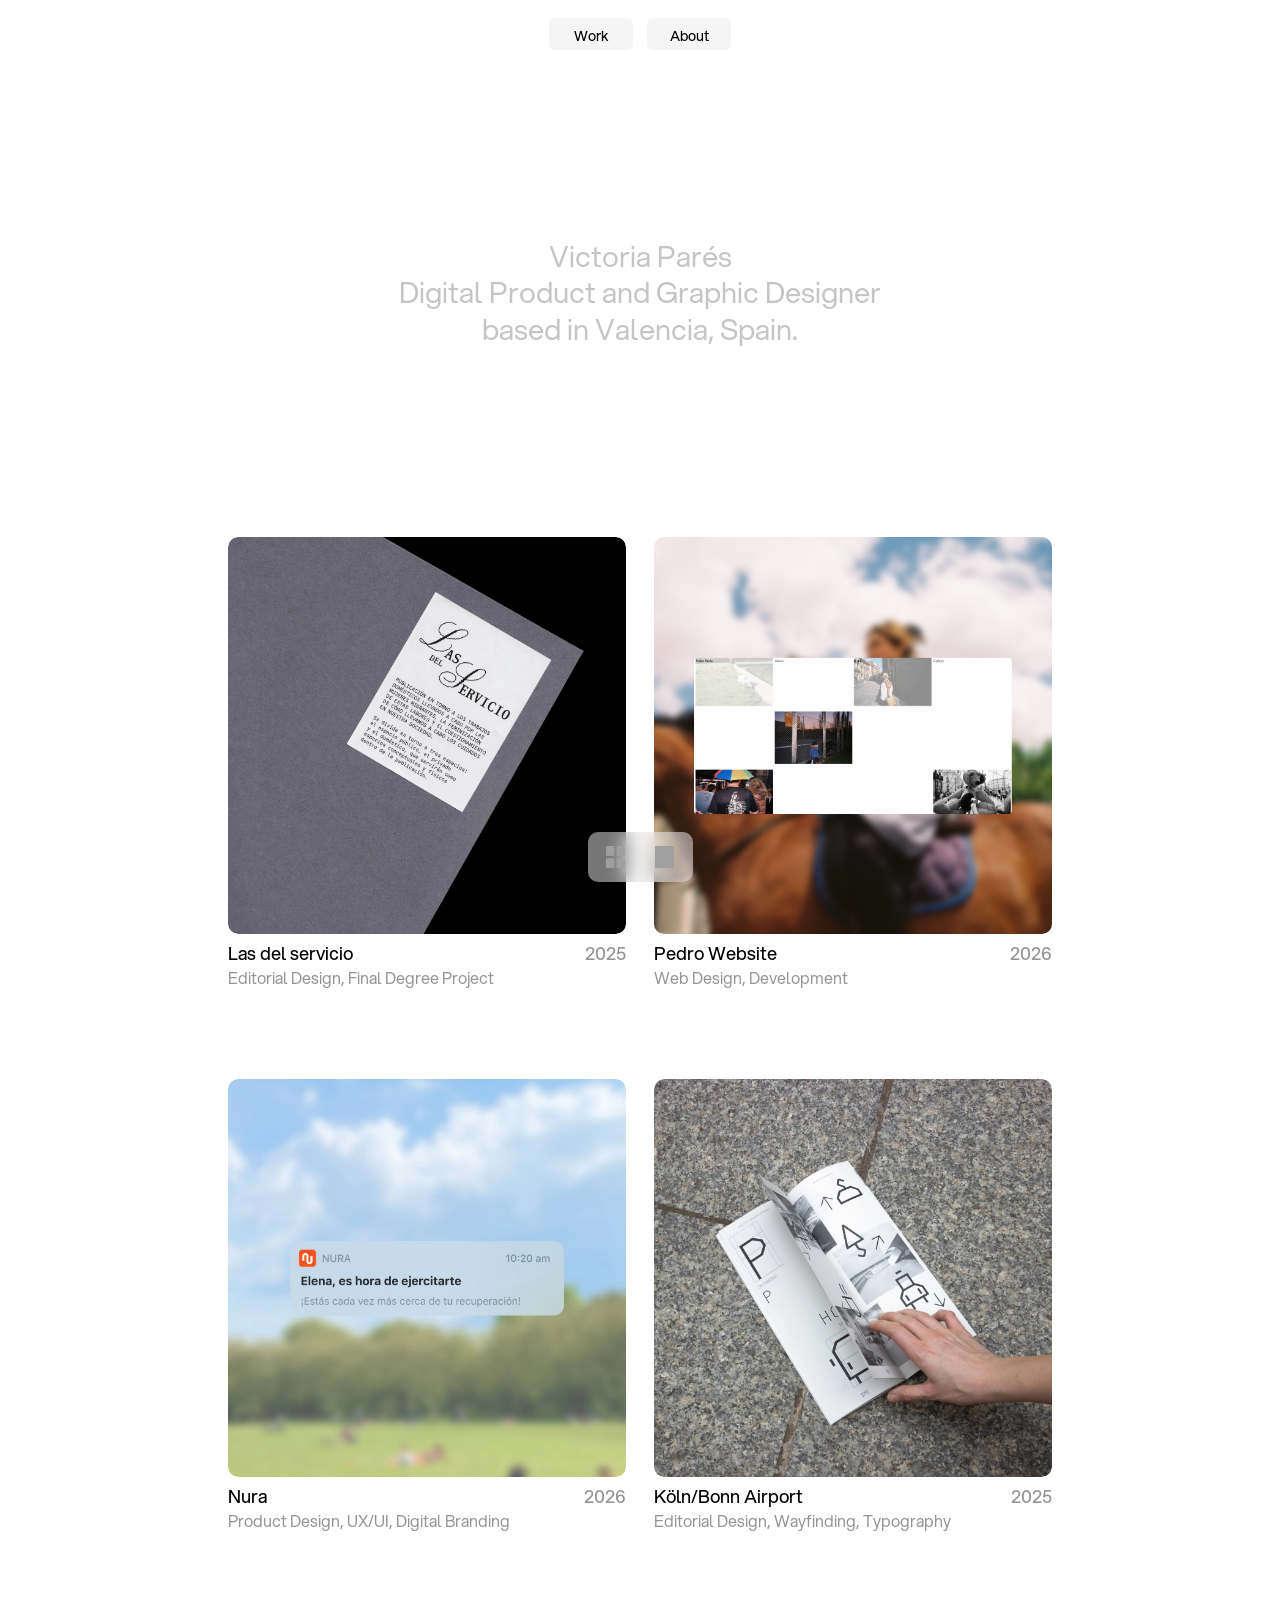
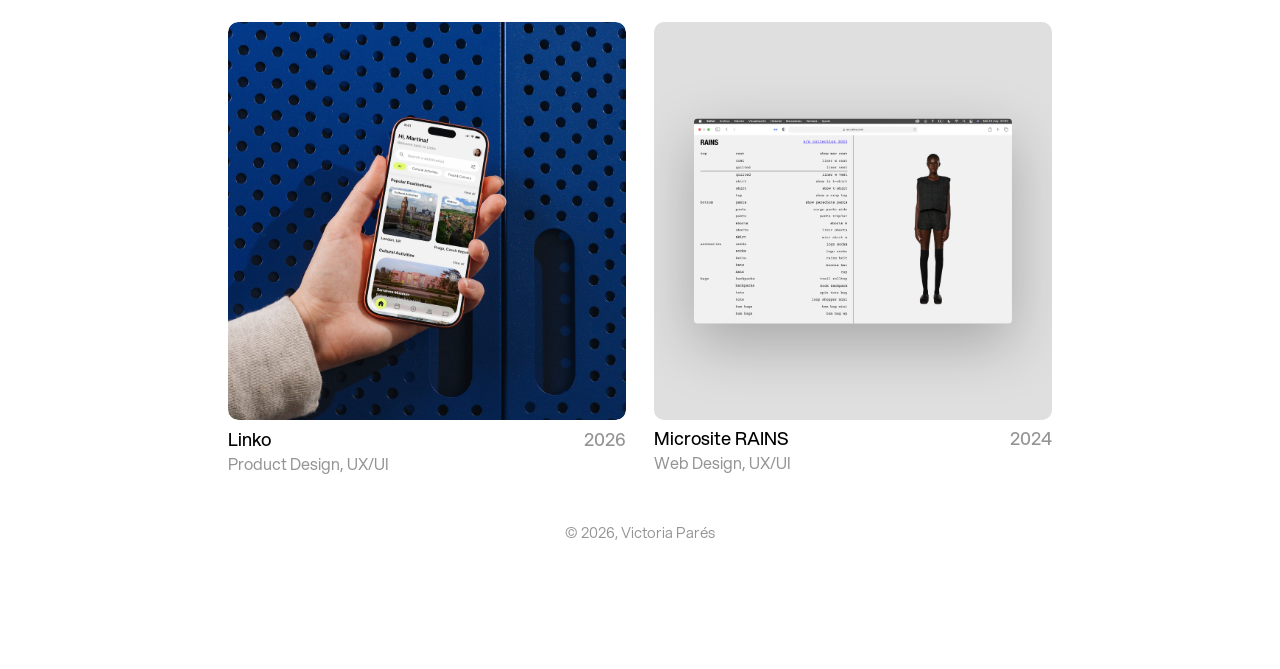
<file: index.html>
<!DOCTYPE html>
<!--
    Designed & developed 
    by Victoria Parés
    © 2026
-->
<html lang="en">
<head>
    <meta charset="UTF-8">
    <meta name="viewport" content="width=device-width, initial-scale=1.0">
    <title>Victoria Parés | Product & Graphic Designer</title>
    <meta name="description" content="Victoria Parés | Product & Graphic Designer">
    <link rel="canonical" href="https://victoriapares.com/">
    <meta property="og:type" content="website">
    <meta property="og:site_name" content="Victoria Parés">
    <meta property="og:url" content="https://victoriapares.com/">
    <meta property="og:title" content="Victoria Parés | Product & Graphic Designer">
    <meta property="og:description" content="Digital Product and Graphic Designer based in Valencia, Spain.">
    <meta property="og:image" content="https://victoriapares.com/Media/og-home.jpg">
    <meta property="og:image:alt" content="Victoria Parés portfolio">
    <meta name="twitter:card" content="summary_large_image">
    <link rel="preload" href="Fuentes/fonts/webfonts/Aspekta-100.woff2" as="font" type="font/woff2" crossorigin> <!--Donde poner la fuente de la web-->
    <link rel="stylesheet" href="css/index.css">
    <link rel="icon" type="image/png" href="/Media/favicon.png">
    <script defer src="js/index.js"></script>
</head>

<body>
    <div class="cursor-label" aria-hidden="true">View project</div> <!--Ratón encima de proyectos-->
    <!--HEADER-->
    <header class="header">

        <nav class="nav">
            <ul class="nav__ul">
                <li class="nav__li">
                    <a href="#" class="nav__a" title="Work">
                        Work
                    </a>
                </li>
                <li class="nav__li">
                    <a href="#" class="nav__a" id="aboutTrigger" title="About">
                        About
                    </a>
                </li>
            </ul>
        </nav>

    </header>
    <!--HEADER-->

    <!--MAIN-->
    <main>

    <!--ABOUT CONTAINER-->
        <div class="about-overlay">

        <div class="about-panel">
            <div class="div-panel__content">

                <div class="div-panel__cards">
                    <h2 class="h2-panel__titles">About</h2>
                    <p class="p-panel__about">I’m Victoria, a Venezuelan Digital Product  
                    and Graphic Designer based <br class="break-desktop">in Valencia, Spain.
                    Passionate about creating minimal, functional 
                    and accessible digital experiences that balance aesthetics, usability<br class="break-desktop"> and user needs.</p>
                    <hr class="hr-panel">
                    <p class="p-panel__about">My interests also include editorial design, corporate identity<br class="break-desktop"> and visual communication.</p>
                </div>

                <div class="div-panel__cards">
                    <h2 class="h2-panel__titles">Skills</h2>
                        <ul class="ul__skills">
                            <li class="li__skills">Product Design</li>
                            <li class="li__skills">UX/UI Design</li>
                            <li class="li__skills">Front-end Development</li>
                            <li class="li__skills">Editorial Design</li>
                            <li class="li__skills">Brand
                            Identity</li>
                            <li class="li__skills">Packaging</li>
                            <li class="li__skills">Art Direction</li>
                            <li class="li__skills">Wayfinding</li>
                        </ul>
                </div>

                <div class="div-panel__cards">
                    <h2 class="h2-panel__titles">Experience</h2>
                        <div class="div__about_information">
                            <div class="div__about_titles">
                                <h3 class="h3__about">UX/UI Design Intern</h3>
                                <h3 class="h3__about_date">2025</h3>
                            </div>
                            <h4 class="h4__about">Duacode</h4>
                        </div>

                        <div class="div__about_information">
                            <div class="div__about_titles">
                                <h3 class="h3__about">Graphic Design Intern</h3>
                                <h3 class="h3__about_date">2024</h3>
                            </div>
                            <h4 class="h4__about">Samaruc Estudio</h4>
                        </div>
                </div>

                <div class="div-panel__cards">
                    <h2 class="h2-panel__titles">Education</h2>
                        <div class="div__about_information">
                            <div class="div__about_titles">
                                <h3 class="h3__about">MA UX/UI and Front-End Development</h3>
                                <h3 class="h3__about_date">2026</h3>
                            </div>
                            <h4 class="h4__about">CEI Valencia</h4>
                        </div>

                        <div class="div__about_information">
                            <div class="div__about_titles">
                                <h3 class="h3__about">Graphic Design Degree</h3>
                                <h3 class="h3__about_date">2020-25</h3>
                            </div>
                            <h4 class="h4__about">EASD Valencia</h4>
                        </div>
                </div>

                <div class="div-panel__cards">
                    <h2 class="h2-panel__titles">Awards</h2>

                        <div class="div__about_information">
                            <div class="div__about_titles">
                                <h3 class="h3__about">Silver ADCV — Students Category</h3>
                                <h3 class="h3__about_date">2026</h3>
                            </div>
                            <h4 class="h4__about">ADCV</h4>
                        </div>
                </div>

                <div class="div-panel__cards div-panel__contact">
                    <div class="div__about_contact">
                        <h2 class="h2-panel__titles">Contact</h2>
                        <div class="div__about_enlaces">
                            <ul class="ul__about_enlaces">
                                <li class="li__about_enlaces"><a href="mailto:mavictoriapares@gmail.com" target="_blank" rel="noopener noreferrer">mavictoriapares@gmail.com</a></li>
                                <li class="li__about_enlaces"><a href="https://www.instagram.com/vickyparesm/" target="_blank" rel="noopener noreferrer">Instagram</a></li>
                                <li class="li__about_enlaces"><a href="https://www.linkedin.com/in/vickypares/" target="_blank" rel="noopener noreferrer">LinkedIn</a></li>
                            </ul>
                        </div>
                    </div>
                    <p class="p__about_info">
                    For more information <a href="Media/Victoria_Pares_CV_Product_Designer_Website.pdf" class="link__cv" target="_blank" rel="noopener noreferrer">download </a>my CV
                    </p>
            </div>

            </div>
        </div>
    </div>
    <!--ABOUT CONTAINER-->

        <!--H1-->
        <section class="section__hero">
            <h1 class="section__h1">
                <span class="section__h1--name">Victoria Parés</span><br class="break">Digital Product and Graphic Designer<br class="break">
                based in Valencia, Spain.
            </h1>
        </section>
        <!--H1-->

        <!--CONTENT GRID-->
        <section class="section__content_grid">

            <div class="div__content div__img_3">
                <a href="tfg.html" class="link__project" aria-label="Las del servicio">
                    <div class="media__wrapper">
                        <picture>
                            <source srcset="Media/Proyecto_3_Default_compress.webp" type="image/webp">
                            <img src="Media/Proyecto_3_Default_compress.jpg" alt="Cover of the publication Las del servicio" class="media__img media__img--default" width="660" height="660" fetchpriority="high">
                        </picture>
                        <picture>
                            <source media="(hover: hover) and (pointer: fine)" srcset="Media/Proyecto_3_Hover.webp" type="image/webp">
                            <img src="[data-uri]" alt="Las del servicio complete project" class="media__img media__img--hover" width="660" height="660" loading="lazy">
                        </picture>
                    </div>
                    <div class="section__description">
                        <div class="section__description_titles">
                            <h2 class="h2 h2__section__content">Las del servicio</h2>
                            <h3 class="h3 h3__section__content">2025</h3>
                        </div>
                        <p class="p p__section__content">Editorial Design, Final Degree Project</p>
                    </div>
                </a>
            </div>

            <div class="div__content div__img_1">
                <a href="Pedro.html" class="link__project" aria-label="Ver proyecto Web Pedro">
                    <div class="media__wrapper media__wrapper--framed">
                        <img src="Media/grid_19_color_new.webp" alt="Pedro Website Portfolio" class="media__bg" width="660" height="660" loading="lazy">
                        <video 
                            class="media__video--framed pedro_video_up" 
                            src="Media/Video_Pedro_3_Home_compress.mp4" 
                            poster="Media/Video_Pedro_3_Home-1.webp"
                            data-lazy
                            muted 
                            loop 
                            playsinline
                            preload="none">
                        </video>
                    </div>
                    <div class="section__description">
                        <div class="section__description_titles">
                            <h2 class="h2 h2__section__content">Pedro Website</h2>
                            <h3 class="h3 h3__section__content">2026</h3>
                        </div>
                        <p class="p p__section__content">Web Design, Development</p>
                    </div>
                </a>
            </div> 

            <div class="div__content div__img_3">
                <a href="nura.html" class="link__project" aria-label="Nura">
                    <div class="media__wrapper">
                        <picture>
                            <source srcset="Media/Proyecto_2_Mockup2.webp" type="image/webp">
                            <img src="Media/Proyecto_2_Mockup2.jpg" alt="Nura app notification" class="media__img media__img--default" width="660" height="660" loading="lazy">
                        </picture>
                        <picture>
                            <source media="(hover: hover) and (pointer: fine)" srcset="Media/Proyecto_4_Default2.webp" type="image/webp">
                            <img src="[data-uri]" alt="Nura app screens" class="media__img media__img--hover" width="660" height="660" loading="lazy">
                        </picture>
                    </div>
                    <div class="section__description">
                        <div class="section__description_titles">
                            <h2 class="h2 h2__section__content">Nura</h2>
                            <h3 class="h3 h3__section__content">2026</h3>
                        </div>
                        <p class="p p__section__content">Product Design, UX/UI, Digital Branding</p>
                    </div>
                </a>
            </div>

            <div class="div__content_driv div__img_5_grid">
                <a href="Wayfinding.html" class="link__project" aria-label="Köln/Bonn Airport">
                    <div class="media__wrapper">
                        <picture>
                            <source srcset="Media/Proyecto_5_Default_compress.webp" type="image/webp">
                            <img src="Media/Proyecto_5_Default_compress.jpg" alt="Köln/Bonn Airport publication" class="media__img media__img--default" width="660" height="660" loading="lazy">
                        </picture>
                        <picture>
                            <source media="(hover: hover) and (pointer: fine)" srcset="Media/Proyecto_5_Hover.webp" type="image/webp">
                            <img src="[data-uri]" alt="Close up of the Köln/Bonn Airport publication" class="media__img media__img--hover" width="660" height="660" loading="lazy">
                        </picture>
                    </div>
                    <div class="section__description">
                        <div class="section__description_titles">
                            <h2 class="h2 h2__section__content">Köln/Bonn Airport</h2>
                            <h3 class="h3 h3__section__content">2025</h3>
                        </div>
                        <p class="p p__section__content">Editorial Design, Wayfinding, Typography</p>
                    </div>
                </a>
            </div>

            <div class="div__content div__img_4">
                <a href="linko.html" class="link__project" aria-label="Ver proyecto Linko">
                    <div class="media__wrapper">
                        <picture>
                            <source srcset="Media/Proyecto_Linko_Default_Mockup2.webp" type="image/webp">
                            <img src="Media/Proyecto_Linko_Default_Mockup2.jpeg" alt="Linko app mockup" class="media__img media__img--default" width="660" height="660" loading="lazy">
                        </picture>
                        <picture>
                            <source media="(hover: hover) and (pointer: fine)" srcset="Media/Proyecto_4_Linko_Hover_2.webp" type="image/webp">
                            <img src="[data-uri]" alt="Linko app screens" class="media__img media__img--hover" width="660" height="660" loading="lazy">
                        </picture>
                    </div>
                    <div class="section__description">
                        <div class="section__description_titles">
                            <h2 class="h2 h2__section__content">Linko</h2>
                            <h3 class="h3 h3__section__content">2026</h3>
                        </div>
                        <p class="p p__section__content">Product Design, UX/UI</p>
                    </div>
                </a>
            </div>

            <div class="div__content div__img_6">
                <div class="media__wrapper media__wrapper--framed media__wrapper--color" style="--frame-bg: #1a1a1a;" data-label="Coming soon">
                    <video
                        class="media__video--framed"
                        src="Media/Web_RAINS_4.mp4"
                        poster="Media/Proyecto_6_Poster.jpg"
                        data-lazy
                        muted
                        loop
                        playsinline
                        preload="none"
                        disablepictureinpicture
                        controlslist="nodownload nofullscreen noremoteplayback">
                    </video>
                </div>
                <div class="section__description">
                    <div class="section__description_titles">
                        <h2 class="h2 h2__section__content">Microsite RAINS</h2>
                        <h3 class="h3 h3__section__content">2024</h3>
                    </div>
                    <p class="p p__section__content">Web Design, UX/UI</p>
                </div>
            </div>
            

        </section>
        <!--CONTENT GRID-->

        <!--BUTTONS GRID-->
        <div class="div__section_grid">
            <ul class="div__section_ul">
                <li class="div__section_li">
                    <a href="#" class="div__section_a" title="List">
                        <img src="Media/grid.png" alt="List">
                    </a>
                </li>
                <li class="div__section_li">
                    <a href="Grid.html" class="div__section_a" title="Grid">
                        <img src="Media/list.png" alt="Grid">
                    </a>
                </li>
            </ul>
        </div>
        <!--BUTTONS GRID-->

    </main>
    <!--MAIN-->


    <!--FOOTER-->
    <footer>
        <p class="p__footer">© 2026, Victoria Parés</p>
    </footer>
    <!--FOOTER-->
</body>
</html>
</file>
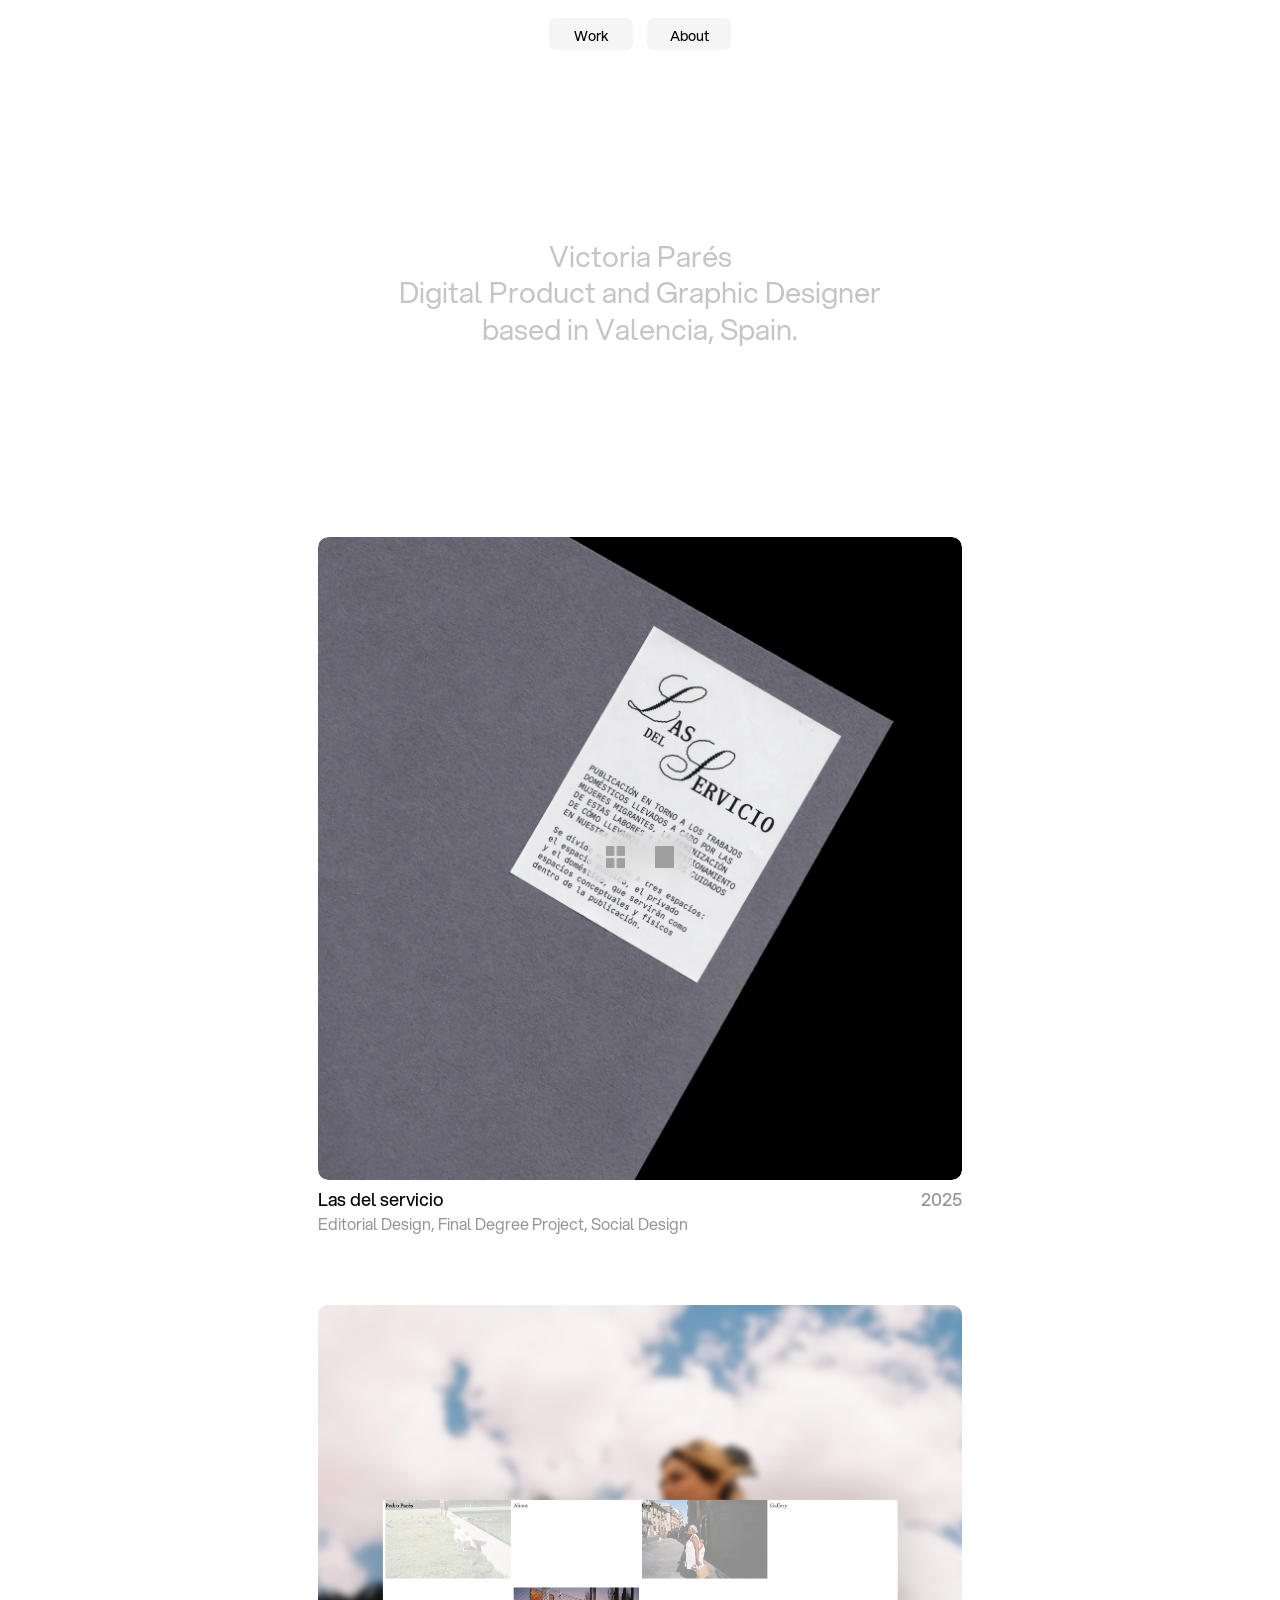
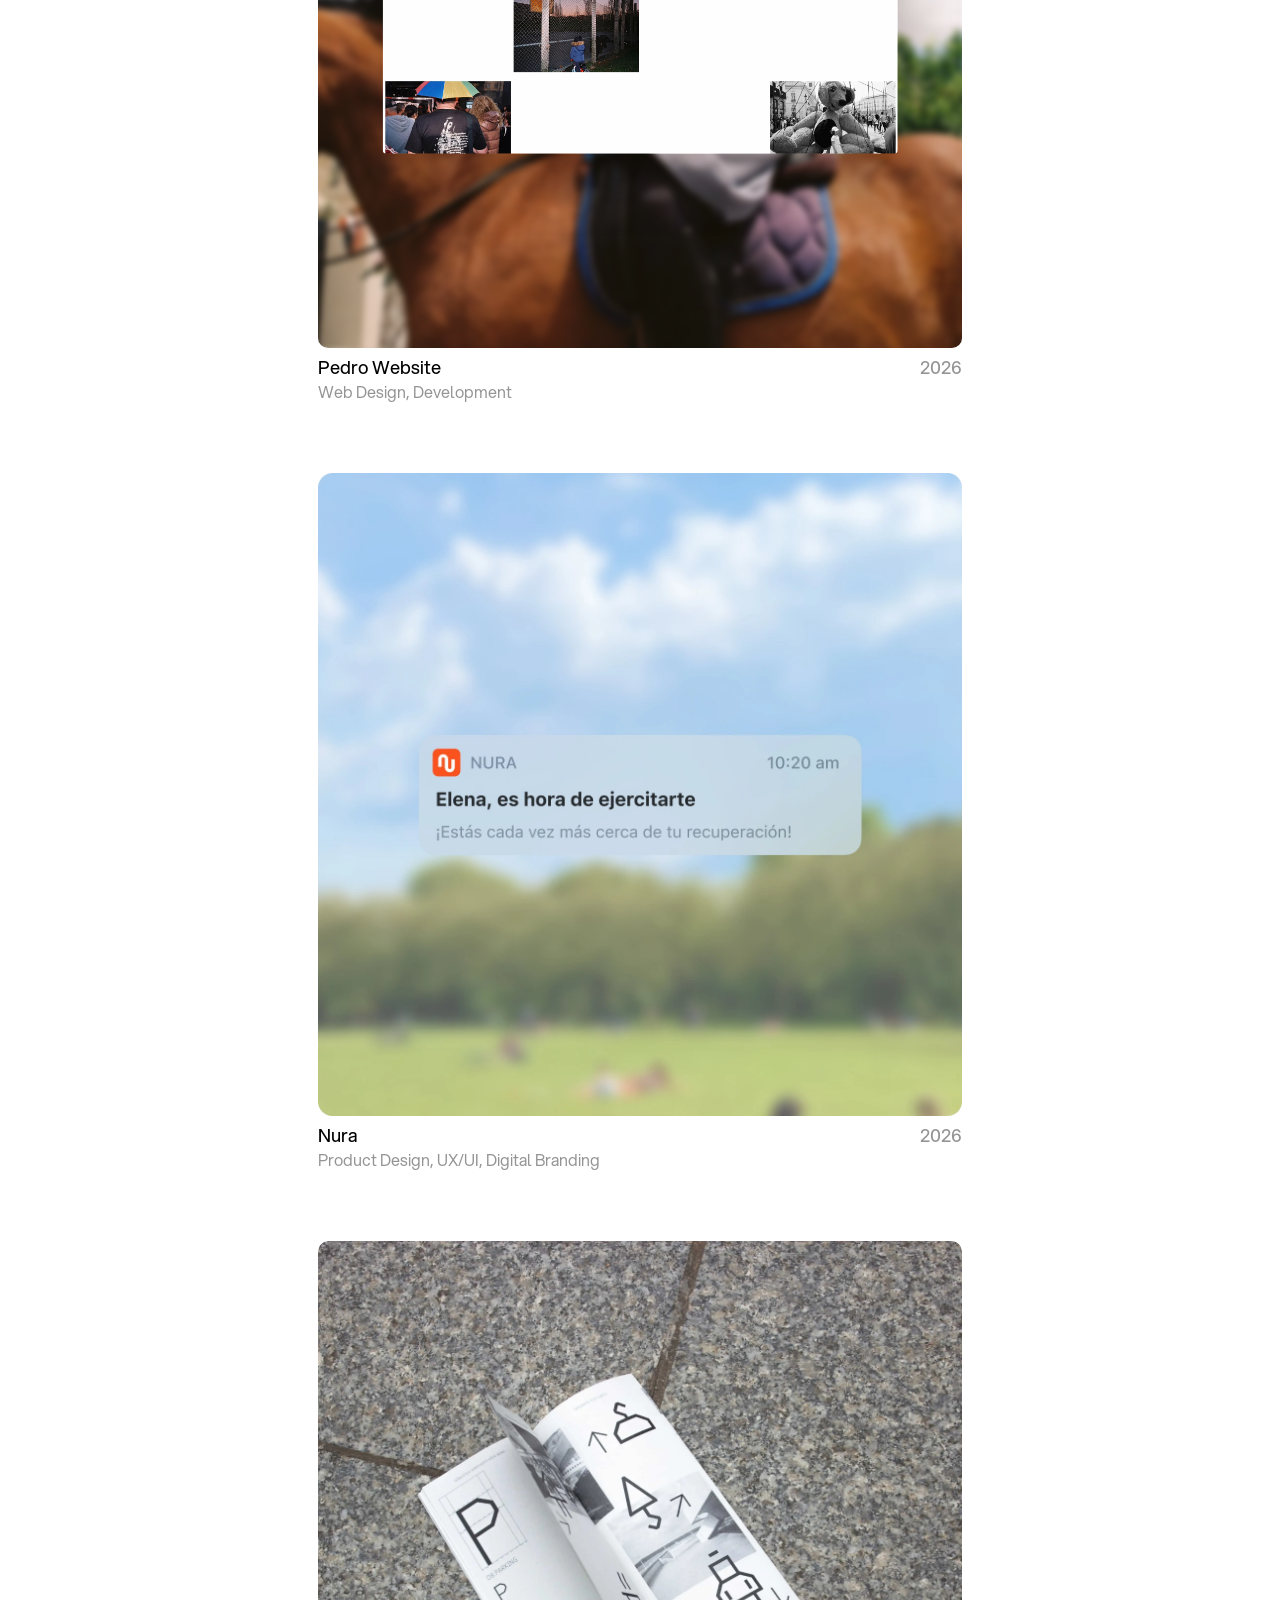
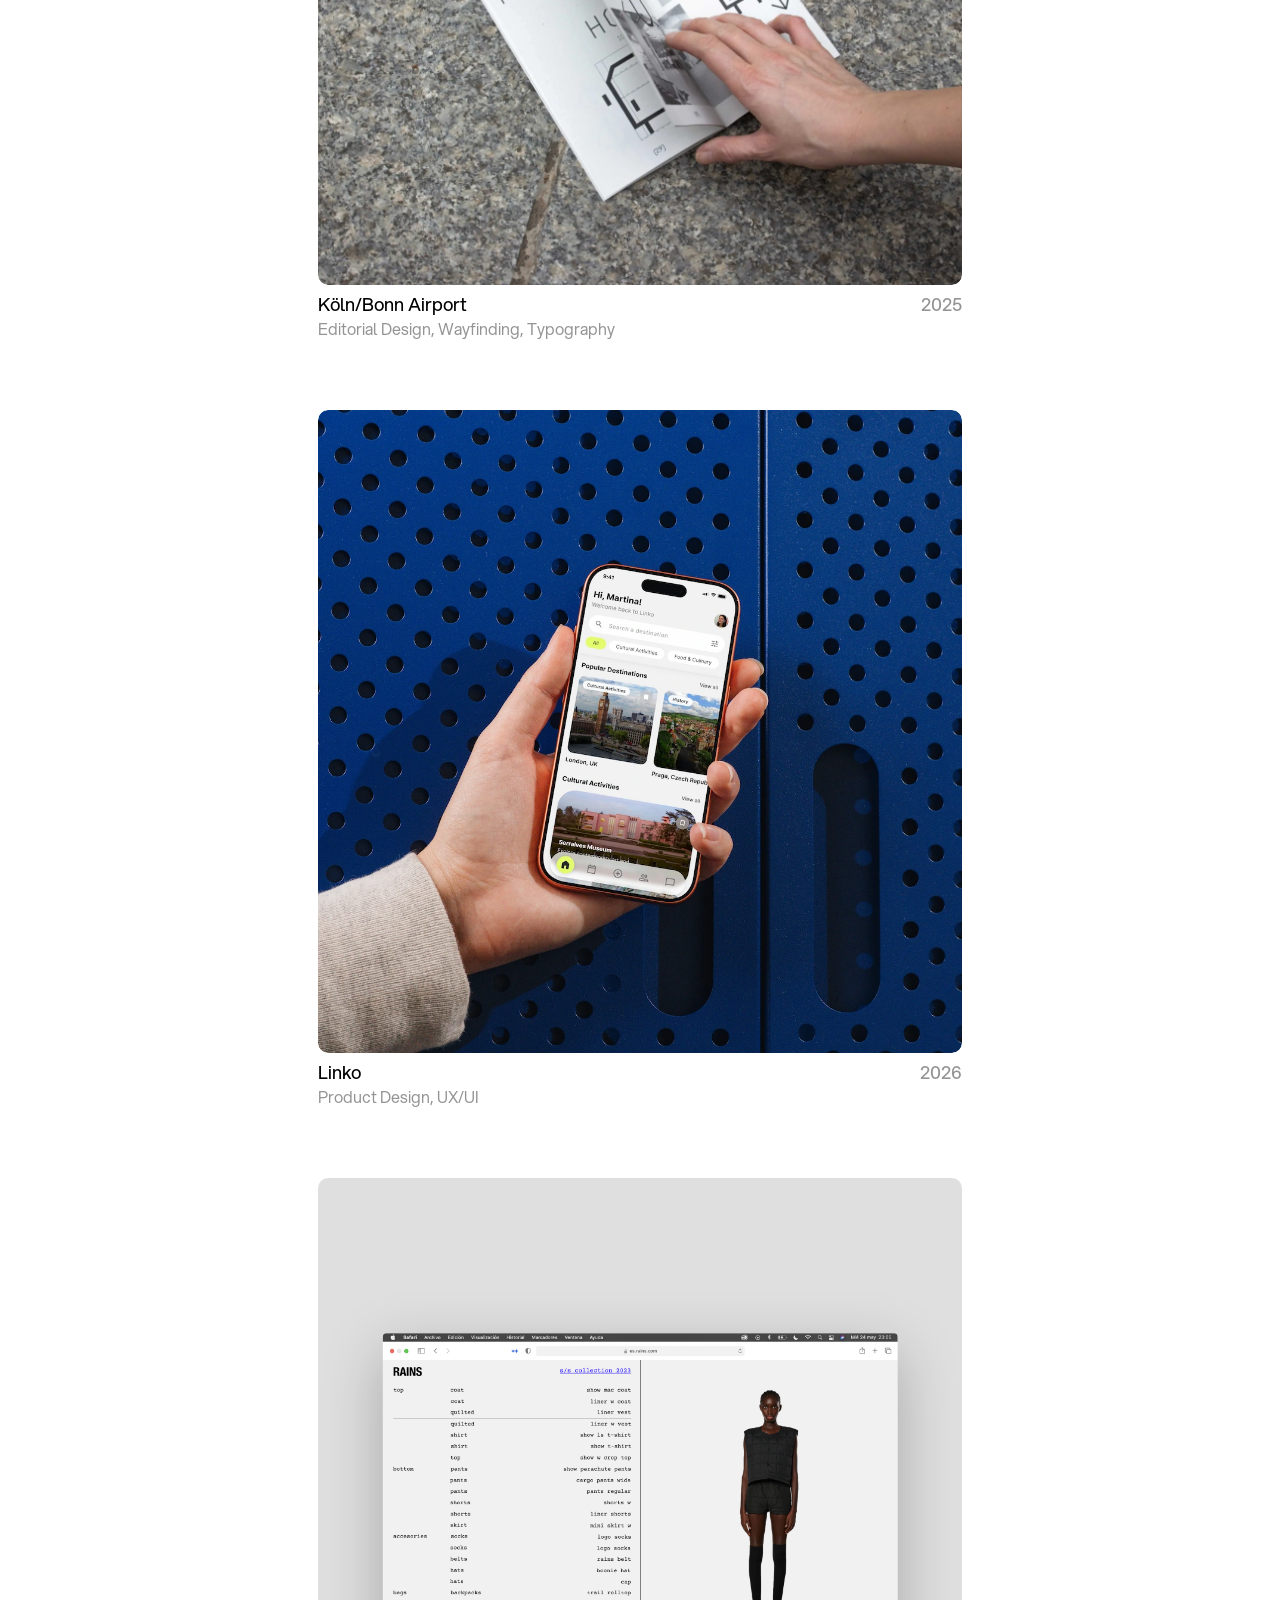
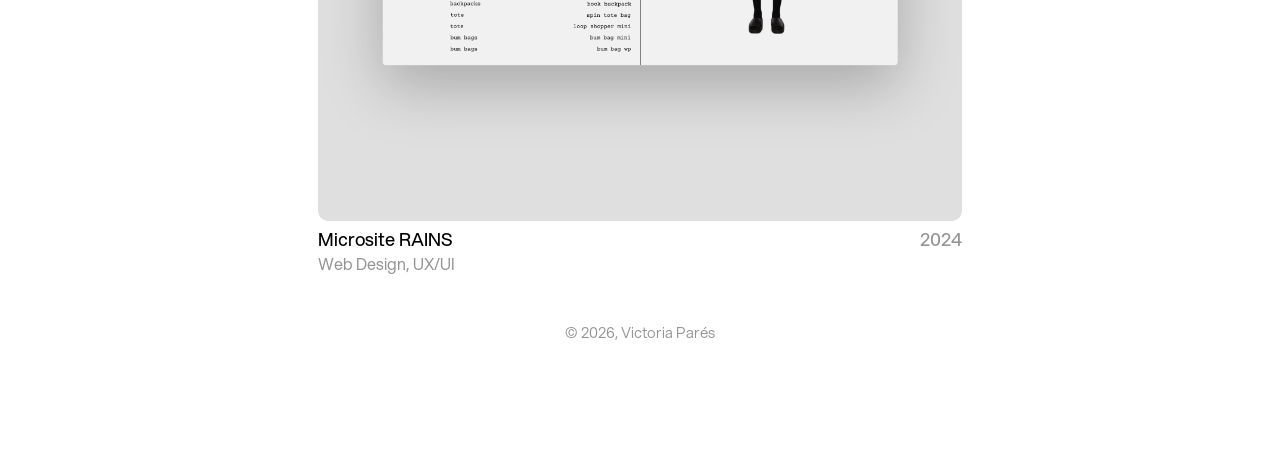
<file: Grid.html>
<!DOCTYPE html>
<!--
    Designed & developed 
    by Victoria Parés
    © 2026
-->
<html lang="en">
<head>
    <meta charset="UTF-8">
    <meta name="viewport" content="width=device-width, initial-scale=1.0">
    <title>Victoria Parés</title>
    <meta name="description" content="Victoria Parés, Digital Product Designer and Graphic Designer.">
    <link rel="preload" href="Fuentes/fonts/webfonts/Aspekta-100.woff2" as="font" type="font/woff2" crossorigin> <!--Donde poner la fuente de la web-->
    <link rel="stylesheet" href="css/index.css">
    <link rel="icon" type="image/png" href="/Media/favicon.png">
    <script defer src="js/index.js"></script>
</head>

<body>
    <div class="cursor-label" aria-hidden="true">View project</div>
    <!--HEADER-->
    <header class="header">

        <nav class="nav">
            <ul class="nav__ul">
                <li class="nav__li">
                    <a href="#" class="nav__a" title="Work">
                        Work
                    </a>
                </li>
                <li class="nav__li">
                    <a href="#" class="nav__a" id="aboutTrigger" title="About">
                        About
                    </a>
                </li>
            </ul>
        </nav>

    </header>
    <!--HEADER-->

    <!--MAIN-->
    <main>
    <!--ABOUT CONTAINER-->
        <div class="about-overlay">

        <div class="about-panel">
            <div class="div-panel__content">

                <div class="div-panel__cards">
                    <h2 class="h2-panel__titles">About</h2>
                    <p class="p-panel__about">I’m Victoria, a Venezuelan Digital Product  
                    and Graphic Designer based <br class="break-desktop">in Valencia, Spain.
                    Passionate about creating minimal, functional 
                    and accessible digital experiences that balance aesthetics, usability<br class="break-desktop"> and user needs.</p>
                    <hr class="hr-panel">
                    <p class="p-panel__about">My interests also include editorial design, corporate identity<br class="break-desktop"> and visual communication.</p>
                </div>

                <div class="div-panel__cards">
                    <h2 class="h2-panel__titles">Skills</h2>
                        <ul class="ul__skills">
                            <li class="li__skills">Product Design</li>
                            <li class="li__skills">UX/UI Design</li>
                            <li class="li__skills">Front-end Development</li>
                            <li class="li__skills">Editorial Design</li>
                            <li class="li__skills">Brand
                            Identity</li>
                            <li class="li__skills">Packaging</li>
                            <li class="li__skills">Art Direction</li>
                            <li class="li__skills">Wayfinding</li>
                        </ul>
                </div>

                <div class="div-panel__cards">
                    <h2 class="h2-panel__titles">Experience</h2>
                        <div class="div__about_information">
                            <div class="div__about_titles">
                                <h3 class="h3__about">UX/UI Design Intern</h3>
                                <h3 class="h3__about_date">2025</h3>
                            </div>
                            <h4 class="h4__about">Duacode</h4>
                        </div>

                        <div class="div__about_information">
                            <div class="div__about_titles">
                                <h3 class="h3__about">Graphic Design Intern</h3>
                                <h3 class="h3__about_date">2024</h3>
                            </div>
                            <h4 class="h4__about">Samaruc Estudio</h4>
                        </div>
                </div>

                <div class="div-panel__cards">
                    <h2 class="h2-panel__titles">Education</h2>
                        <div class="div__about_information">
                            <div class="div__about_titles">
                                <h3 class="h3__about">MA UX/UI and Front-End Development</h3>
                                <h3 class="h3__about_date">2026</h3>
                            </div>
                            <h4 class="h4__about">CEI Valencia</h4>
                        </div>

                        <div class="div__about_information">
                            <div class="div__about_titles">
                                <h3 class="h3__about">Graphic Design Degree</h3>
                                <h3 class="h3__about_date">2020-25</h3>
                            </div>
                            <h4 class="h4__about">EASD Valencia</h4>
                        </div>
                </div>

                <div class="div-panel__cards">
                    <h2 class="h2-panel__titles">Awards</h2>

                        <div class="div__about_information">
                            <div class="div__about_titles">
                                <h3 class="h3__about">Silver ADCV — Students Category</h3>
                                <h3 class="h3__about_date">2026</h3>
                            </div>
                            <h4 class="h4__about">ADCV</h4>
                        </div>
                </div>

                <div class="div-panel__cards div-panel__contact">
                    <div class="div__about_contact">
                        <h2 class="h2-panel__titles">Contact</h2>
                        <div class="div__about_enlaces">
                            <ul class="ul__about_enlaces">
                                <li class="li__about_enlaces"><a href="mailto:mavictoriapares@gmail.com" target="_blank" rel="noopener noreferrer">mavictoriapares@gmail.com</a></li>
                                <li class="li__about_enlaces"><a href="https://www.instagram.com/vickyparesm/" target="_blank" rel="noopener noreferrer">Instagram</a></li>
                                <li class="li__about_enlaces"><a href="https://www.linkedin.com/in/vickypares/" target="_blank" rel="noopener noreferrer">LinkedIn</a></li>
                            </ul>
                        </div>
                    </div>
                    <p class="p__about_info">
                    For more information <a href="Media/Victoria_Pares_CV_Product_Designer_Website.pdf" class="link__cv" target="_blank" rel="noopener noreferrer">download </a>my CV
                    </p>
            </div>

            </div>
        </div>
    </div>

        <!--H1-->
        <section class="section__hero">
            <h1 class="section__h1">
                <span class="section__h1--name">Victoria Parés</span><br class="break">Digital Product and Graphic Designer<br class="break">
                based in Valencia, Spain.
            </h1>
        </section>
        <!--H1-->

        <!--CONTENT-->
        <section class="section__content">

            <div class="div__content div__img_3">
                <a href="tfg.html" class="link__project" aria-label="Las del servicio">
                    <div class="media__wrapper">
                        <picture>
                            <source srcset="Media/Proyecto_3_Default_compress.webp" type="image/webp">
                            <img src="Media/Proyecto_3_Default_compress.jpg" alt="Cover of the publication Las del servicio" class="media__img media__img--default" width="660" height="660" fetchpriority="high">
                        </picture>
                        <picture>
                            <source media="(hover: hover) and (pointer: fine)" srcset="Media/Proyecto_3_Hover.webp" type="image/webp">
                            <img src="[data-uri]" alt="Las del servicio complete project" class="media__img media__img--hover" width="660" height="660" loading="lazy">
                        </picture>
                    </div>
                    <div class="section__description">
                        <div class="section__description_titles">
                            <h2 class="h2 h2__section__content">Las del servicio</h2>
                            <h3 class="h3 h3__section__content">2025</h3>
                        </div>
                        <p class="p p__section__content">Editorial Design, Final Degree Project, Social Design</p>
                    </div>
                </a>
            </div>

            <div class="div__content div__img_1">
                <a href="Pedro.html" class="link__project" aria-label="Ver proyecto Web Pedro">
                    <div class="media__wrapper media__wrapper--framed">
                        <img src="Media/grid_19_color_new.webp" alt="Pedro Website Portfolio" class="media__bg" width="660" height="660" loading="lazy">
                        <video 
                            class="media__video--framed" 
                            src="Media/Video_Pedro_3_Home_compress.mp4" 
                            poster="Media/Video_Pedro_3_Home-1.webp"
                            data-lazy
                            muted 
                            loop 
                            playsinline
                            preload="none">
                        </video>
                    </div>
                    <div class="section__description">
                        <div class="section__description_titles">
                            <h2 class="h2 h2__section__content">Pedro Website</h2>
                            <h3 class="h3 h3__section__content">2026</h3>
                        </div>
                        <p class="p p__section__content">Web Design, Development</p>
                    </div>
                </a>
            </div> 

            <div class="div__content div__img_2">
                <a href="nura.html" class="link__project" aria-label="Nura">
                    <div class="media__wrapper">
                        <picture>
                            <source srcset="Media/Proyecto_2_Mockup2.webp" type="image/webp">
                            <img src="Media/Proyecto_2_Mockup2.jpg" alt="Nura app notification" class="media__img media__img--default" width="660" height="660" loading="lazy">
                        </picture>
                        <picture>
                            <source media="(hover: hover) and (pointer: fine)" srcset="Media/Proyecto_4_Default2.webp" type="image/webp">
                            <img src="[data-uri]" alt="Nura app screens" class="media__img media__img--hover" width="660" height="660" loading="lazy">
                        </picture>
                    </div>
                    <div class="section__description">
                        <div class="section__description_titles">
                            <h2 class="h2 h2__section__content">Nura</h2>
                            <h3 class="h3 h3__section__content">2026</h3>
                        </div>
                        <p class="p p__section__content">Product Design, UX/UI, Digital Branding</p>
                    </div>
                </a>
            </div>

            <div class="div__content div__img_5">
                <a href="Wayfinding.html" class="link__project" aria-label="Ver proyecto Wayfinding">
                    <div class="media__wrapper">
                        <picture>
                            <source srcset="Media/Proyecto_5_Default_compress.webp" type="image/webp">
                            <img src="Media/Proyecto_5_Default_compress.jpg" alt="Köln/Bonn Airport publication" class="media__img media__img--default" width="660" height="660" loading="lazy">
                        </picture>
                        <picture>
                            <source media="(hover: hover) and (pointer: fine)" srcset="Media/Proyecto_5_Hover.webp" type="image/webp">
                            <img src="[data-uri]" alt="Close up of the Köln/Bonn Airport publication" class="media__img media__img--hover" width="660" height="660" loading="lazy">
                        </picture>
                    </div>
                    <div class="section__description">
                        <div class="section__description_titles">
                            <h2 class="h2 h2__section__content">Köln/Bonn Airport</h2>
                            <h3 class="h3 h3__section__content">2025</h3>
                        </div>
                        <p class="p p__section__content">Editorial Design, Wayfinding, Typography</p>
                    </div>
                </a>
            </div>

            <div class="div__content div__img_4">
                <a href="linko.html" class="link__project" aria-label="Ver proyecto Linko">
                    <div class="media__wrapper">
                        <picture>
                            <source srcset="Media/Proyecto_Linko_Default_Mockup2.webp" type="image/webp">
                            <img src="Media/Proyecto_Linko_Default_Mockup2.jpeg" alt="Linko app mockup" class="media__img media__img--default" width="660" height="660" loading="lazy">
                        </picture>
                        <picture>
                            <source media="(hover: hover) and (pointer: fine)" srcset="Media/Proyecto_4_Linko_Hover_2.webp" type="image/webp">
                            <img src="[data-uri]" alt="Linko app screens" class="media__img media__img--hover" width="660" height="660" loading="lazy">
                        </picture>
                    </div>
                    <div class="section__description">
                        <div class="section__description_titles">
                            <h2 class="h2 h2__section__content">Linko</h2>
                            <h3 class="h3 h3__section__content">2026</h3>
                        </div>
                        <p class="p p__section__content">Product Design, UX/UI</p>
                    </div>
                </a>
            </div>

            <div class="div__content div__img_6">
                <div class="media__wrapper media__wrapper--framed media__wrapper--color" style="--frame-bg: #1a1a1a;" data-label="Coming soon">
                    <video
                        class="media__video--framed"
                        src="Media/Web_RAINS_4.mp4"
                        poster="Media/Proyecto_6_Poster.jpg"
                        data-lazy
                        muted
                        loop
                        playsinline
                        preload="none"
                        disablepictureinpicture
                        controlslist="nodownload nofullscreen noremoteplayback">
                    </video>
                </div>
                <div class="section__description">
                    <div class="section__description_titles">
                        <h2 class="h2 h2__section__content">Microsite RAINS</h2>
                        <h3 class="h3 h3__section__content">2024</h3>
                    </div>
                    <p class="p p__section__content">Web Design, UX/UI</p>
                </div>
            </div>

        </section>
        <!--CONTENT-->

        <!--BUTTONS GRID-->
        <div class="div__section_grid">
            <ul class="div__section_ul">
                <li class="div__section_li">
                    <a href="index.html" class="div__section_a" title="List">
                        <img src="Media/grid.png" alt="List">
                    </a>
                </li>
                <li class="div__section_li">
                    <a href="#" class="div__section_a" title="Grid">
                        <img src="Media/list.png" alt="Grid">
                    </a>
                </li>
            </ul>
        </div>
        <!--BUTTONS GRID-->

    </main>
    <!--MAIN-->

    <!--FOOTER-->
    <footer>
        <p class="p__footer">© 2026, Victoria Parés</p>
    </footer>
    <!--FOOTER-->
</body>
</html>
</file>
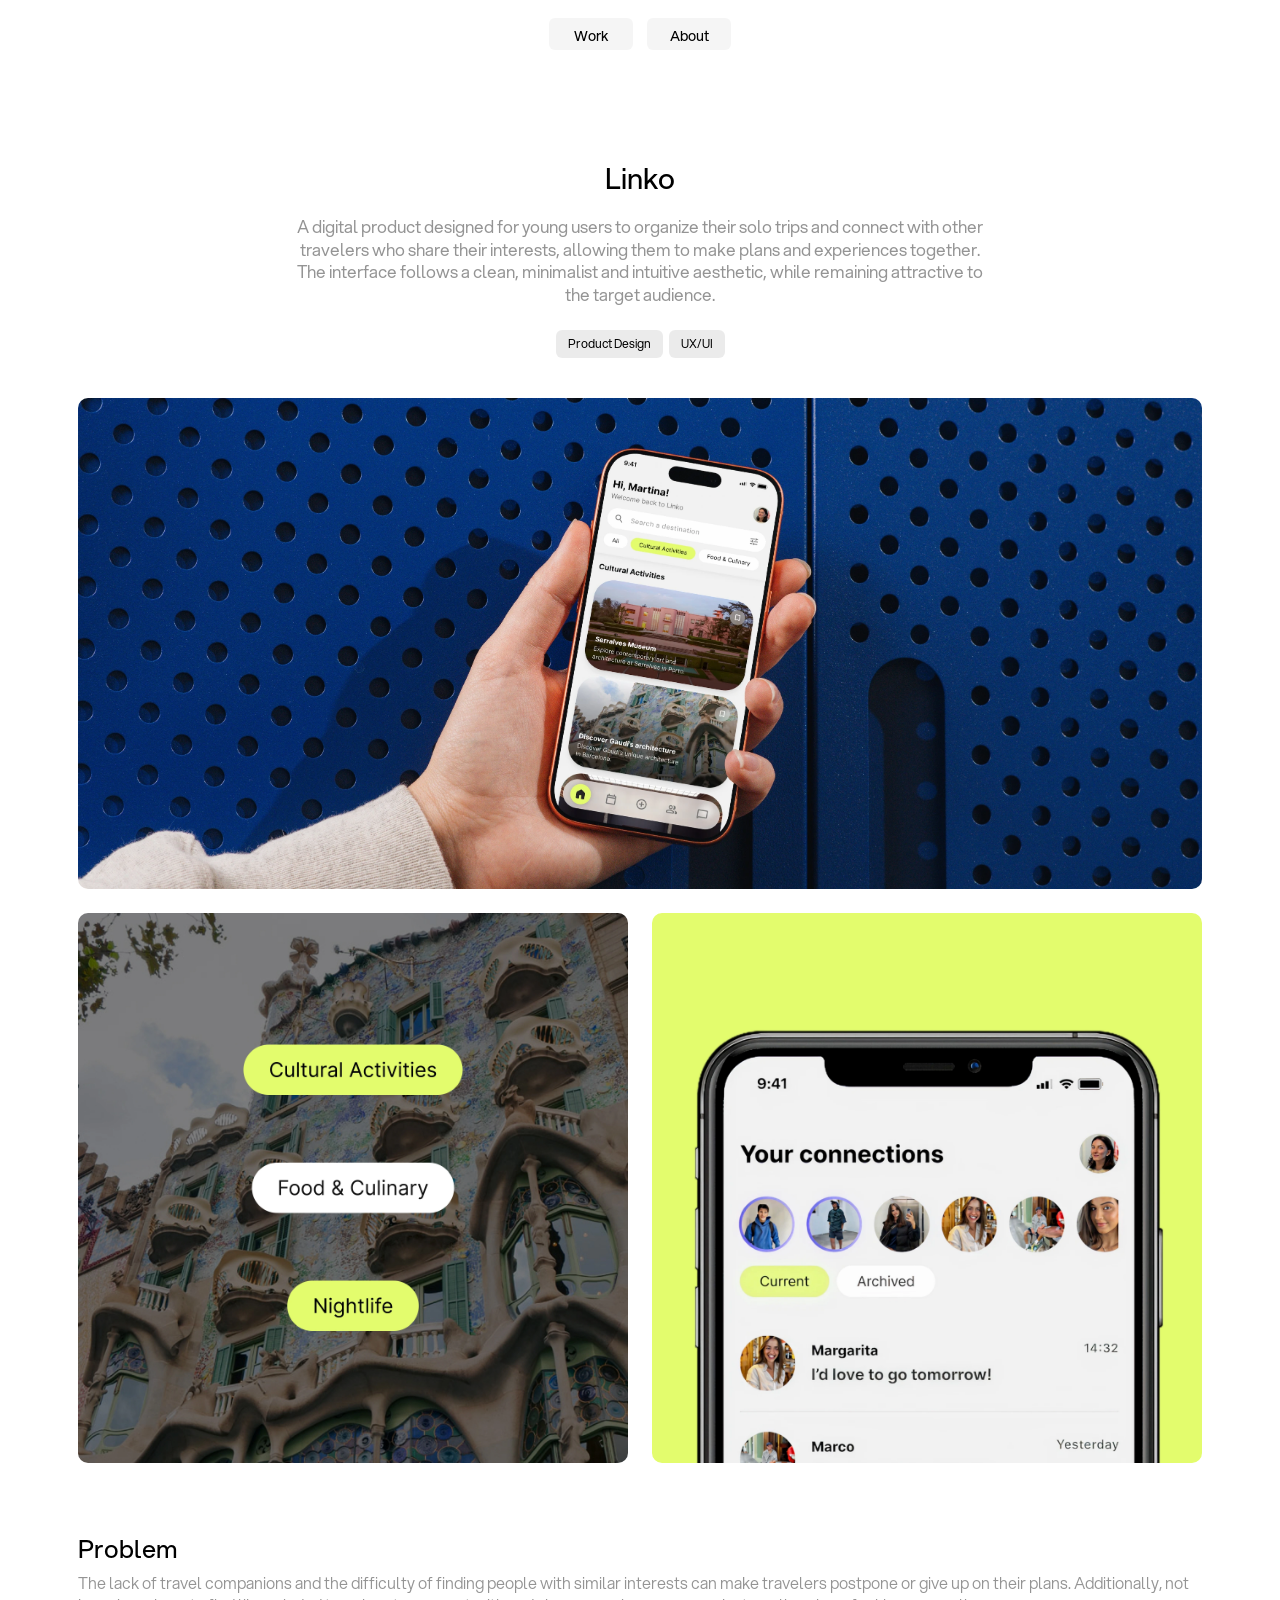
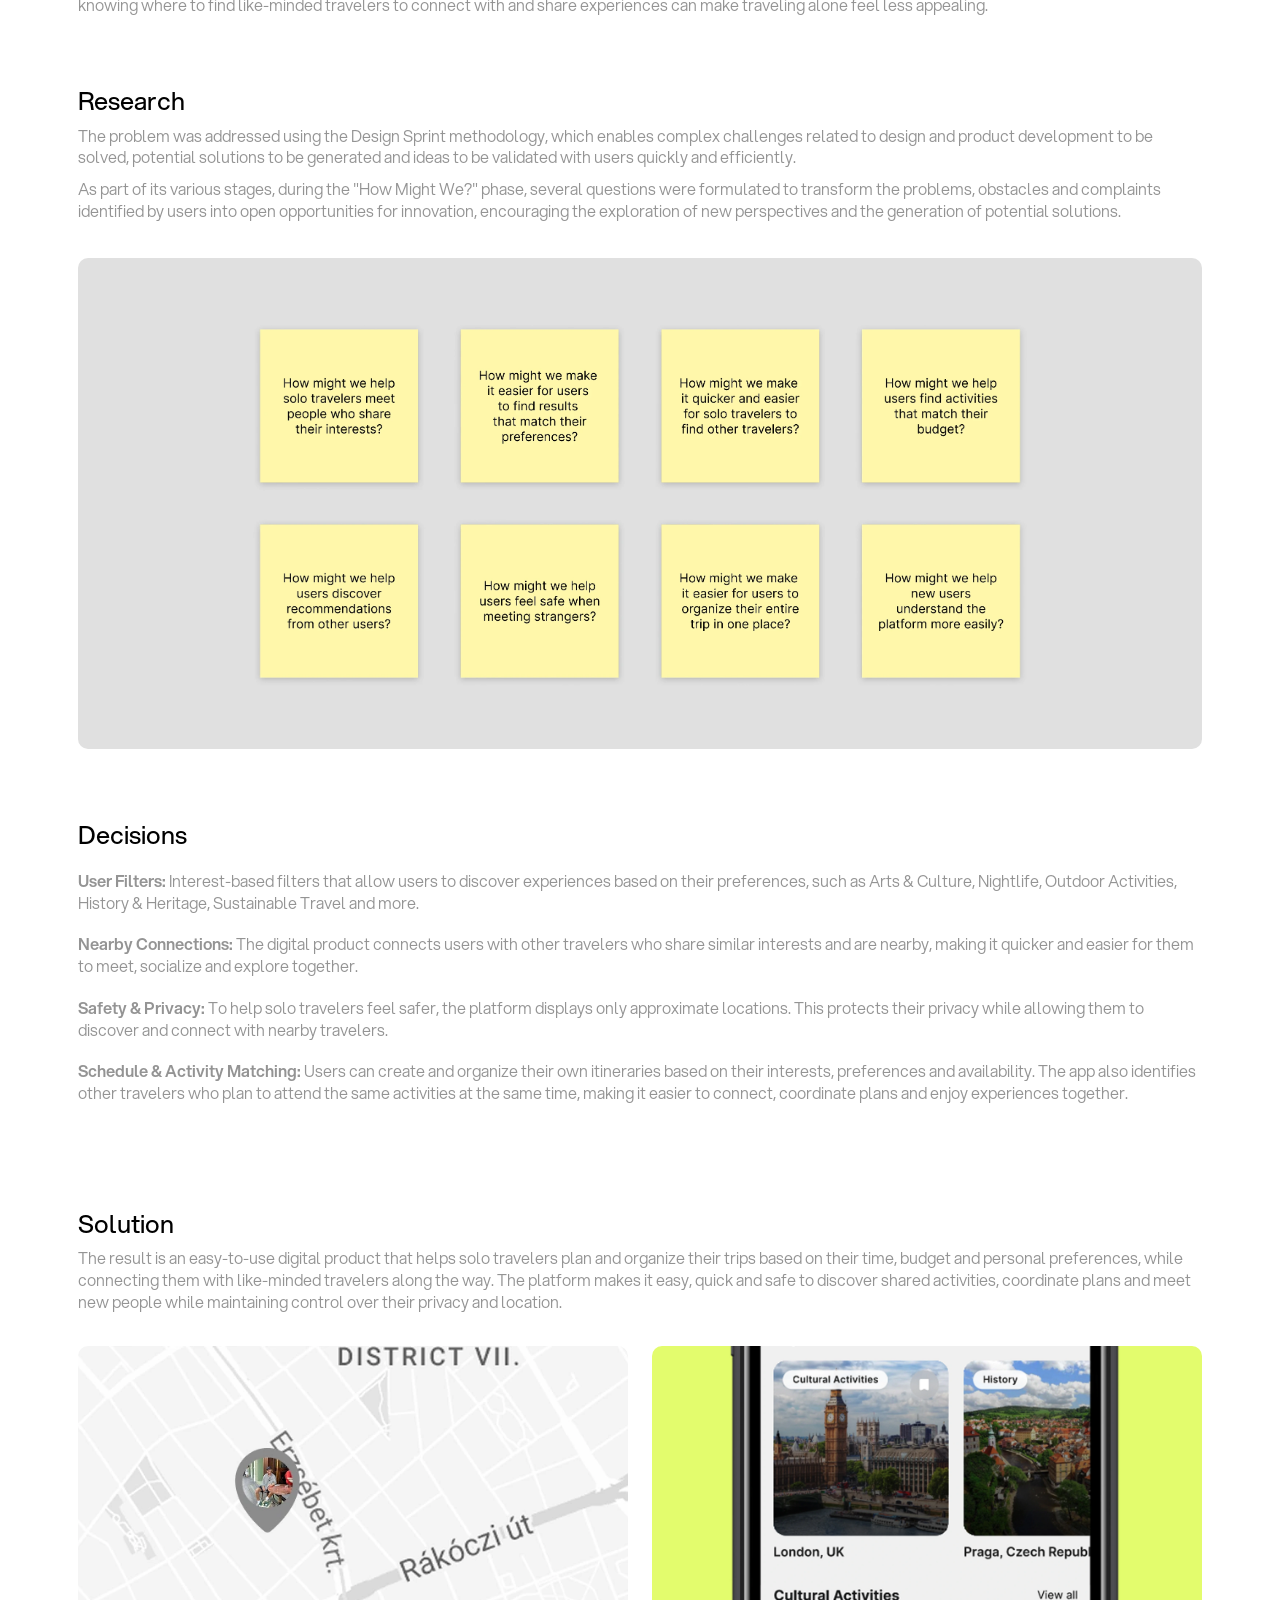
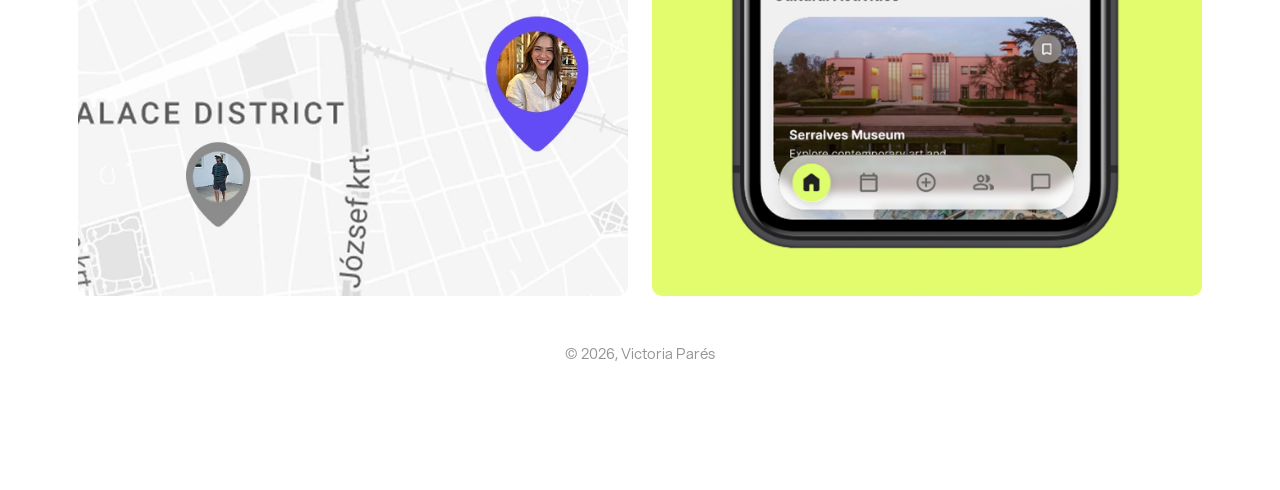
<file: linko.html>
<!DOCTYPE html>
<!--
    Designed & developed 
    by Victoria Parés
    © 2026
-->
<html lang="en">
<head>
    <meta charset="UTF-8">
    <meta name="viewport" content="width=device-width, initial-scale=1.0">
    <title>Linko | Victoria Parés</title>
    <link rel="canonical" href="https://victoriapares.com/linko.html">
    <meta property="og:type" content="website">
    <meta property="og:site_name" content="Victoria Parés">
    <meta property="og:url" content="https://victoriapares.com/linko.html">
    <meta property="og:title" content="Linko | Victoria Parés">
    <meta property="og:description" content="Product design and UX/UI case study of an app for solo travelers.">
    <meta property="og:image" content="https://victoriapares.com/Media/og-linko.jpg">
    <meta property="og:image:alt" content="Linko app screens">
    <meta name="twitter:card" content="summary_large_image">
    <meta name="description" content="Victoria Parés, Digital Product Designer and Graphic Designer.">
    <link rel="preload" href="Fuentes/fonts/webfonts/Aspekta-100.woff2" as="font" type="font/woff2" crossorigin> <!--Donde poner la fuente de la web-->
    <link rel="stylesheet" href="css/index.css">
    <link rel="icon" type="image/png" href="/Media/favicon.png">
    <script defer src="js/index.js"></script>
</head>

<body>
    <div class="cursor-label" aria-hidden="true">View project</div>
    <!--HEADER-->
    <header class="header">

        <nav class="nav">
            <ul class="nav__ul">
                <li class="nav__li">
                    <a href="index.html" class="nav__a" title="Work">
                        Work
                    </a>
                </li>
                <li class="nav__li">
                    <a href="#" class="nav__a" id="aboutTrigger" title="About">
                        About
                    </a>
                </li>
            </ul>
        </nav>

    </header>
    <!--HEADER-->

    <!--FIXED TAGS-->
    <div class="div__section_grid">
        <ul class="div__section_ul">
            <li class="div__section_li"><a href="#problem">Problem</a></li>
            <li class="div__section_li"><a href="#research">Research</a></li>
            <li class="div__section_li"><a href="#decisions">Decisions</a></li>
            <li class="div__section_li"><a href="#solution">Solution</a></li>
        </ul>
    </div>
    <!--FIXED TAGS-->

    <!--MAIN-->
    <main>
    <!--ABOUT CONTAINER-->
        <div class="about-overlay">

        <div class="about-panel">
            <div class="div-panel__content">

                <div class="div-panel__cards">
                    <h2 class="h2-panel__titles">About</h2>
                    <p class="p-panel__about">I’m Victoria, a Venezuelan Digital Product  
                    and Graphic Designer based <br class="break-desktop">in Valencia, Spain.
                    Passionate about creating minimal, functional 
                    and accessible digital experiences that balance aesthetics, usability<br class="break-desktop"> and user needs.</p>
                    <hr class="hr-panel">
                    <p class="p-panel__about">My interests also include editorial design, corporate identity<br class="break-desktop"> and visual communication.</p>
                </div>

                <div class="div-panel__cards">
                    <h2 class="h2-panel__titles">Skills</h2>
                        <ul class="ul__skills">
                            <li class="li__skills">Product Design</li>
                            <li class="li__skills">UX/UI Design</li>
                            <li class="li__skills">Front-end Development</li>
                            <li class="li__skills">Editorial Design</li>
                            <li class="li__skills">Brand
                            Identity</li>
                            <li class="li__skills">Packaging</li>
                            <li class="li__skills">Art Direction</li>
                            <li class="li__skills">Wayfinding</li>
                        </ul>
                </div>

                <div class="div-panel__cards">
                    <h2 class="h2-panel__titles">Experience</h2>
                        <div class="div__about_information">
                            <div class="div__about_titles">
                                <h3 class="h3__about">UX/UI Design Intern</h3>
                                <h3 class="h3__about_date">2025</h3>
                            </div>
                            <h4 class="h4__about">Duacode</h4>
                        </div>

                        <div class="div__about_information">
                            <div class="div__about_titles">
                                <h3 class="h3__about">Graphic Design Intern</h3>
                                <h3 class="h3__about_date">2024</h3>
                            </div>
                            <h4 class="h4__about">Samaruc Estudio</h4>
                        </div>
                </div>

                <div class="div-panel__cards">
                    <h2 class="h2-panel__titles">Education</h2>
                        <div class="div__about_information">
                            <div class="div__about_titles">
                                <h3 class="h3__about">MA UX/UI and Front-End Development</h3>
                                <h3 class="h3__about_date">2026</h3>
                            </div>
                            <h4 class="h4__about">CEI Valencia</h4>
                        </div>

                        <div class="div__about_information">
                            <div class="div__about_titles">
                                <h3 class="h3__about">Graphic Design Degree</h3>
                                <h3 class="h3__about_date">2020-25</h3>
                            </div>
                            <h4 class="h4__about">EASD Valencia</h4>
                        </div>
                </div>

                <div class="div-panel__cards">
                    <h2 class="h2-panel__titles">Awards</h2>

                        <div class="div__about_information">
                            <div class="div__about_titles">
                                <h3 class="h3__about">Silver ADCV — Students Category</h3>
                                <h3 class="h3__about_date">2026</h3>
                            </div>
                            <h4 class="h4__about">ADCV</h4>
                        </div>
                </div>

                <div class="div-panel__cards div-panel__contact">
                    <div class="div__about_contact">
                        <h2 class="h2-panel__titles">Contact</h2>
                        <div class="div__about_enlaces">
                            <ul class="ul__about_enlaces">
                                <li class="li__about_enlaces"><a href="mailto:mavictoriapares@gmail.com" target="_blank" rel="noopener noreferrer">mavictoriapares@gmail.com</a></li>
                                <li class="li__about_enlaces"><a href="https://www.instagram.com/vickyparesm/" target="_blank" rel="noopener noreferrer">Instagram</a></li>
                                <li class="li__about_enlaces"><a href="https://www.linkedin.com/in/vickypares/" target="_blank" rel="noopener noreferrer">LinkedIn</a></li>
                            </ul>
                        </div>
                    </div>
                    <p class="p__about_info">
                    For more information <a href="Media/Victoria_Pares_CV_Product_Designer_Website.pdf" class="link__cv" target="_blank" rel="noopener noreferrer">download </a>my CV
                    </p>
            </div>

            </div>
        </div>
    </div>

        <!--PROJECT INFORMATION-->
        <div class="div__project_container container">

            <h1 class="h1__titles_projects">Linko</h1>
            <p class="p__project_information">A digital product designed for young users to organize their solo trips and connect with other travelers who share their interests, allowing them to make plans and experiences together. The interface follows a clean, minimalist and intuitive aesthetic, while remaining attractive to the target audience.</p>
            <div class="div__scoope">
                <ul class="ul__skills">
                    <li class="li__skills">Product Design</li>
                    <li class="li__skills">UX/UI</li>
                </ul>
            </div>

        </div>
        <!--IMAGES GALLERY-->
        <div class="div__gallery container">
            <picture>
                <source srcset="Media/Proyecto_linko.webp" type="image/webp">
                <img src="Media/Proyecto_linko.jpg" alt="Linko app mockup" loading="lazy">
            </picture>
            <div class="div__gallery_group">
                <picture>
                    <source srcset="Media/Linko_button.webp" type="image/webp">
                    <img src="Media/Linko_button.jpg" alt="Linko app components" loading="lazy">
                </picture>
                <picture>
                    <source srcset="Media/Linko_mobile.webp" type="image/webp">
                    <img src="Media/Linko_mobile.jpg" alt="Linko app screens" loading="lazy">
                </picture>
            </div>
        </div>
        <!--IMAGES GALLERY-->

        <!--PROBLEM-->
        <div class="div__research container" id="problem">

            <div class="div__content_text">
                <h2 class="h2__content_title">Problem</h2>
                <p class="p__content_information">The lack of travel companions and the difficulty of finding people with similar interests can make travelers postpone or give up on their plans. Additionally, not knowing where to find like-minded travelers to connect with and share experiences can make traveling alone feel less appealing.
                </p>
            </div>

        </div>
        <!--PROBLEM-->

        <!--RESEARCH-->
        <div class="div__research container" id="research">

            <div class="div__content_text">
                <h2 class="h2__content_title">Research</h2>
                <p class="p__content_information p__research">The problem was addressed using the Design Sprint methodology, which enables complex challenges related to design and product development to be solved, potential solutions to be generated and ideas to be validated with users quickly and efficiently. </p>

                <p class="p__content_information p__research">As part of its various stages, during the "How Might We?" phase, several questions were formulated to transform the problems, obstacles and complaints identified by users into open opportunities for innovation, encouraging the exploration of new perspectives and the generation of potential solutions.</p>

            </div>
                <picture>
                    <source srcset="Media/Proyecto_linko_questions.webp" type="image/webp">
                    <img src="Media/Proyecto_linko_questions.jpg" alt="How Might We findings" loading="lazy">
                </picture>

        </div>
        <!--RESEARCH-->

        <!--DECISIONS-->
        <div class="div__research container" id="decisions">

            <div class="div__content_text div__content_text--decisions">
                <h2 class="h2__content_title">Decisions</h2>
                <p class="p__content_information">
                    <span class="span__decision_title">User Filters:</span>
                    Interest-based filters that allow users to discover experiences based on their preferences, such as Arts & Culture, Nightlife, Outdoor Activities, History & Heritage, Sustainable Travel and more.
                </p>

                <p class="p__content_information">
                    <span class="span__decision_title">Nearby Connections:</span>
                    The digital product connects users with other travelers who share similar interests and are nearby, making it quicker and easier for them to meet, socialize and explore together.
                </p>

                <p class="p__content_information">
                    <span class="span__decision_title">Safety & Privacy:</span>
                    To help solo travelers feel safer, the platform displays only approximate locations. This protects their privacy while allowing them to discover and connect with nearby travelers.
                </p>

                <p class="p__content_information">
                    <span class="span__decision_title">Schedule & Activity Matching:</span>
                    Users can create and organize their own itineraries based on their interests, preferences and availability. The app also identifies other travelers who plan to attend the same activities at the same time, making it easier to connect, coordinate plans and enjoy experiences together.
                </p>
            </div>
        <!--DECISIONS-->

        <!--SOLUTION-->
        <div class="div__research" id="solution">

            <div class="div__content_text">
                <h2 class="h2__content_title">Solution</h2>
                <p class="p__content_information">The result is an easy-to-use digital product that helps solo travelers plan and organize their trips based on their time, budget and personal preferences, while connecting them with like-minded travelers along the way. The platform makes it easy, quick and safe to discover shared activities, coordinate plans and meet new people while maintaining control over their privacy and location.
                </p>
            </div>
            <div class="div__gallery_group">
                <picture>
                    <source srcset="Media/Group17.webp" type="image/webp">
                    <img src="Media/Group17.jpg" alt="Close up of the app" loading="lazy">
                </picture>
                <picture>
                    <source srcset="Media/Linko_mobile3.webp" type="image/webp">
                    <img src="Media/Linko_mobile3.jpg" alt="Linko itinerary screens" loading="lazy">
                </picture>
            </div>

        </div>
        <!--SOLUTION-->
        

</main>
    <!--FOOTER-->
    <footer>
        <p class="p__footer">© 2026, Victoria Parés</p>
    </footer>
    <!--FOOTER-->
</body>
</html>
</file>
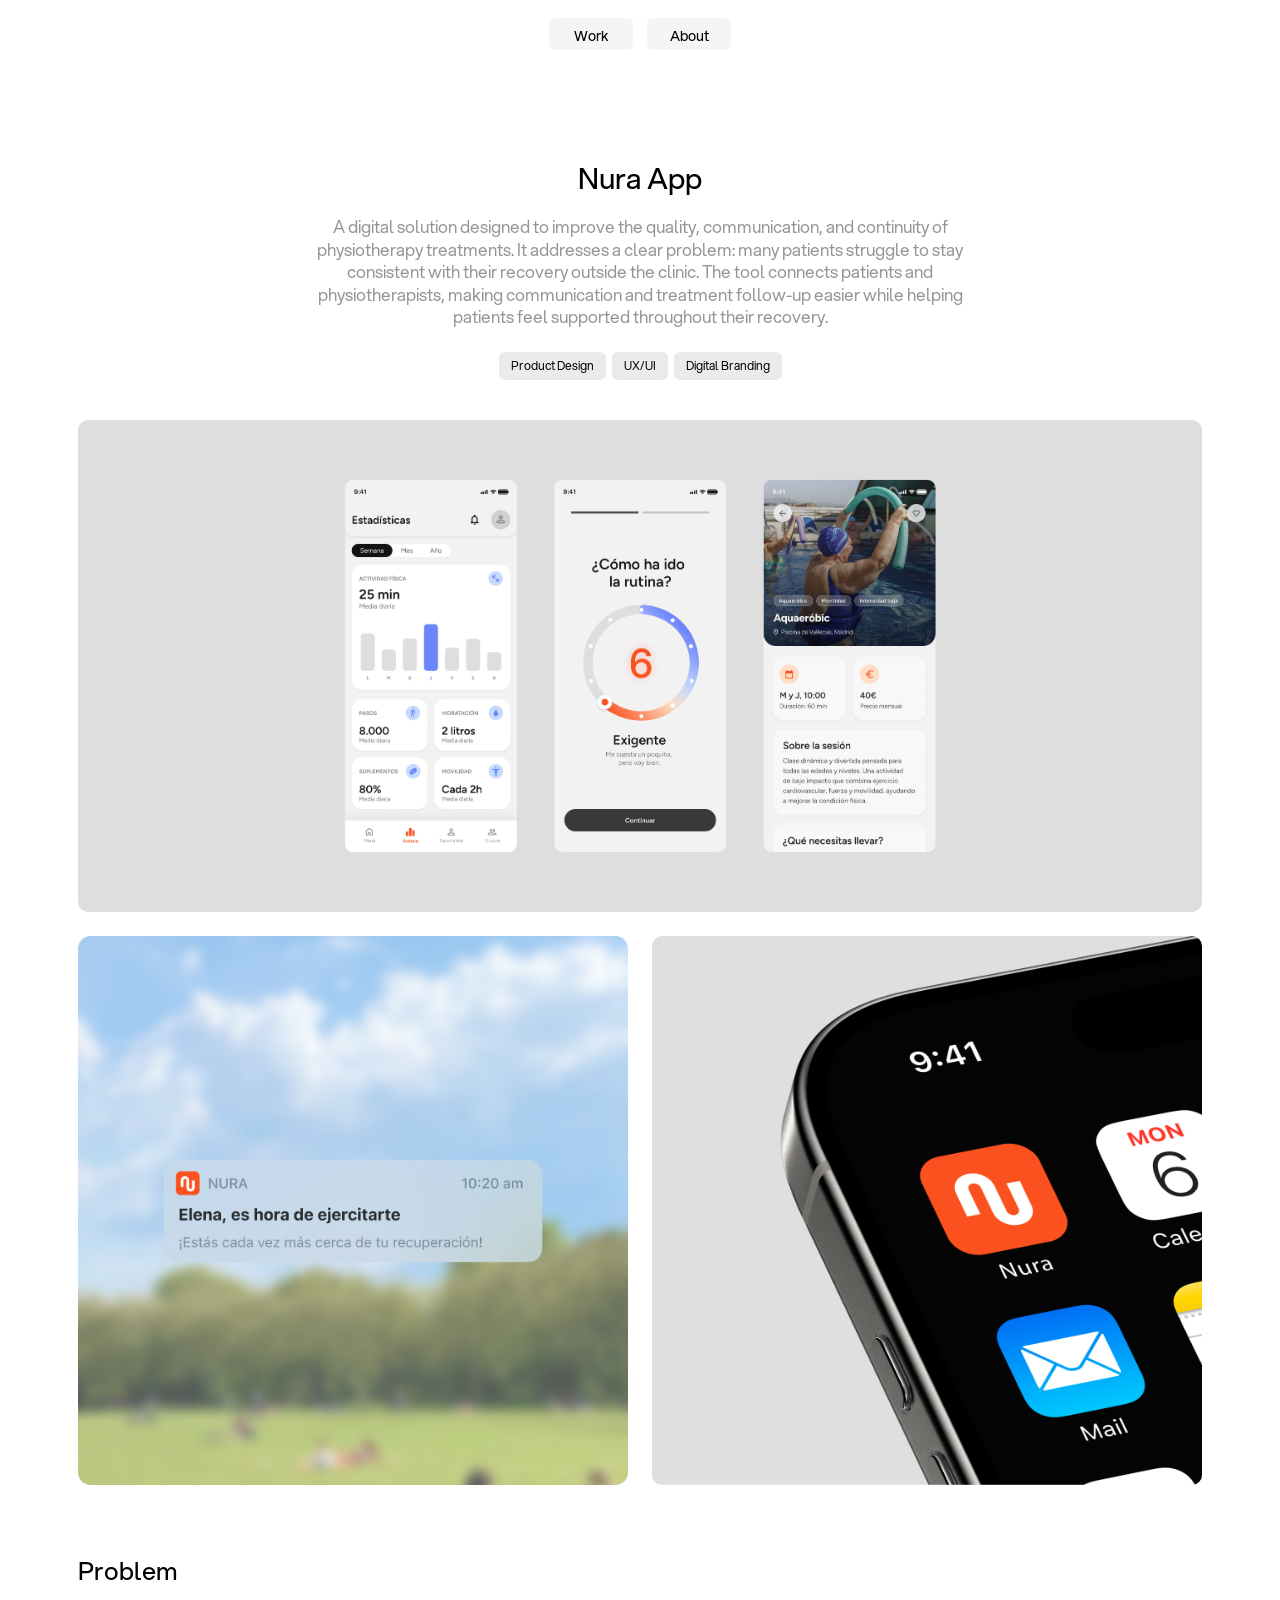
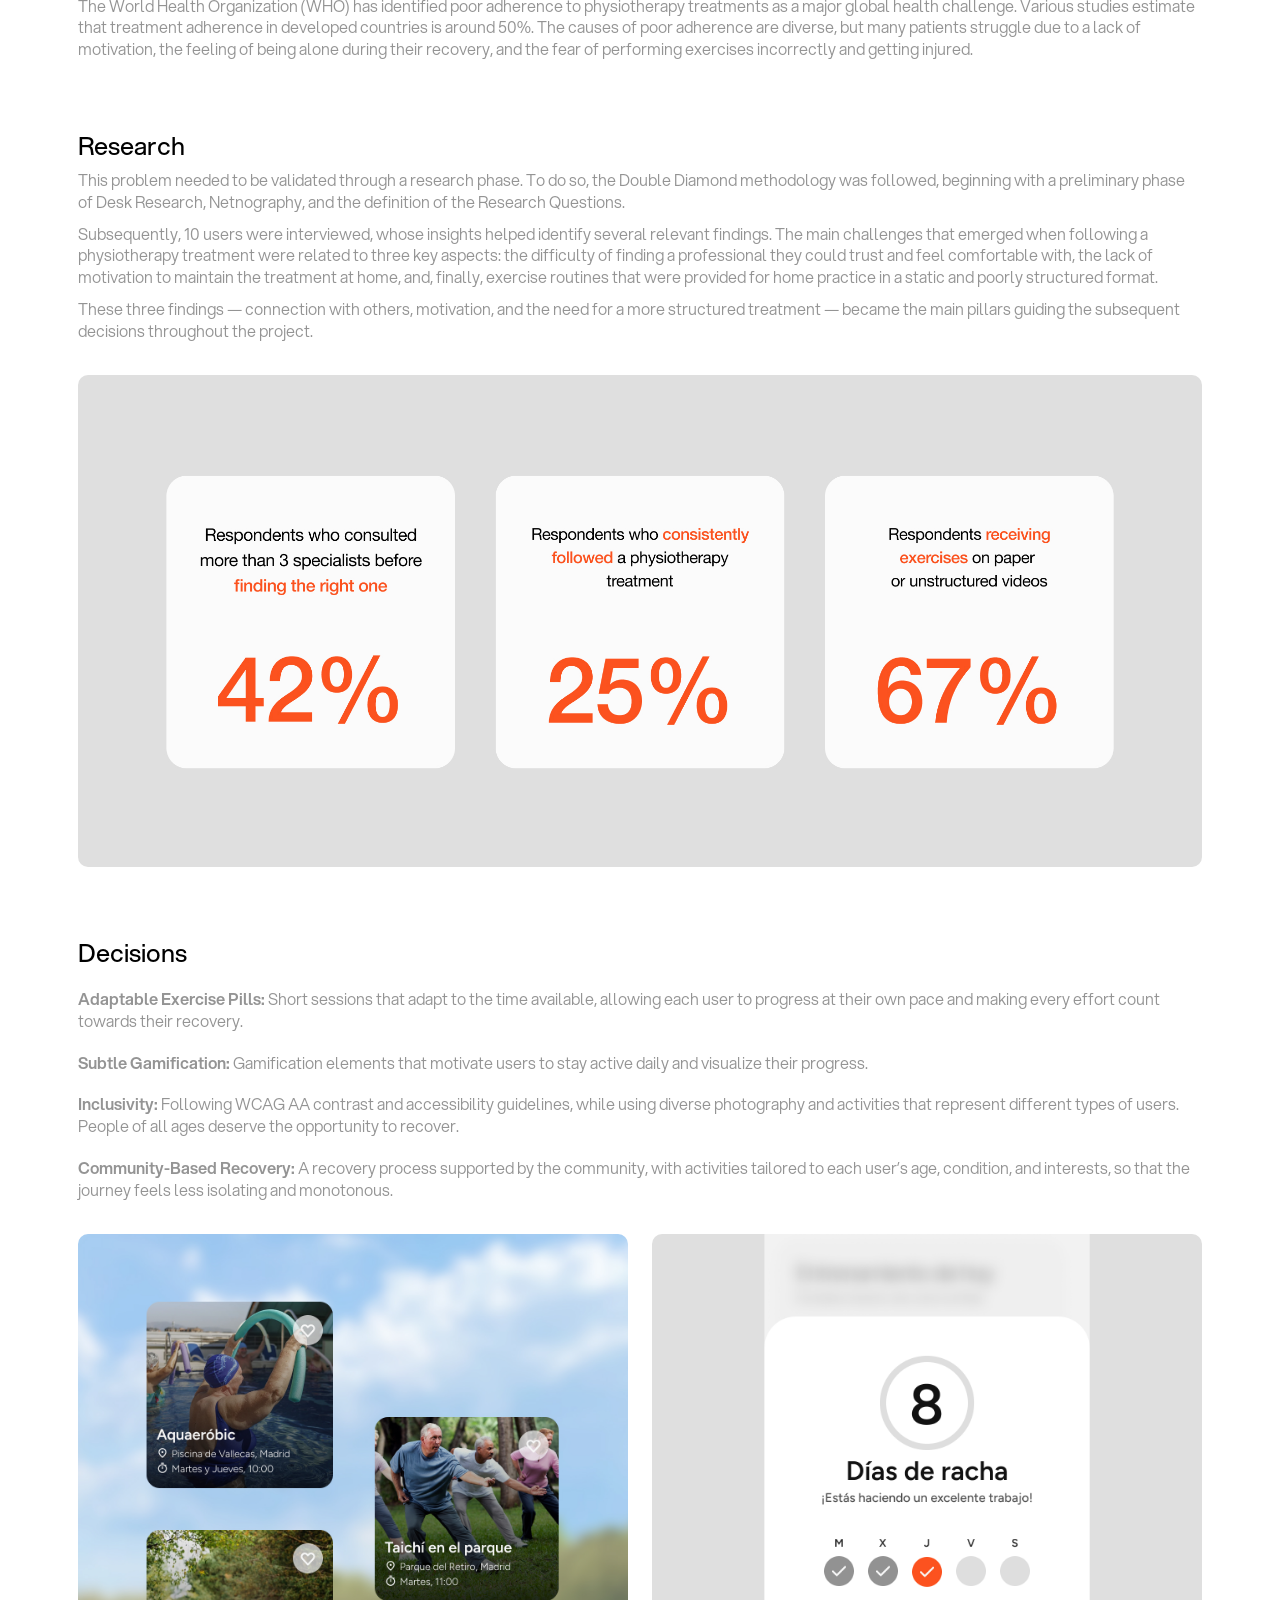
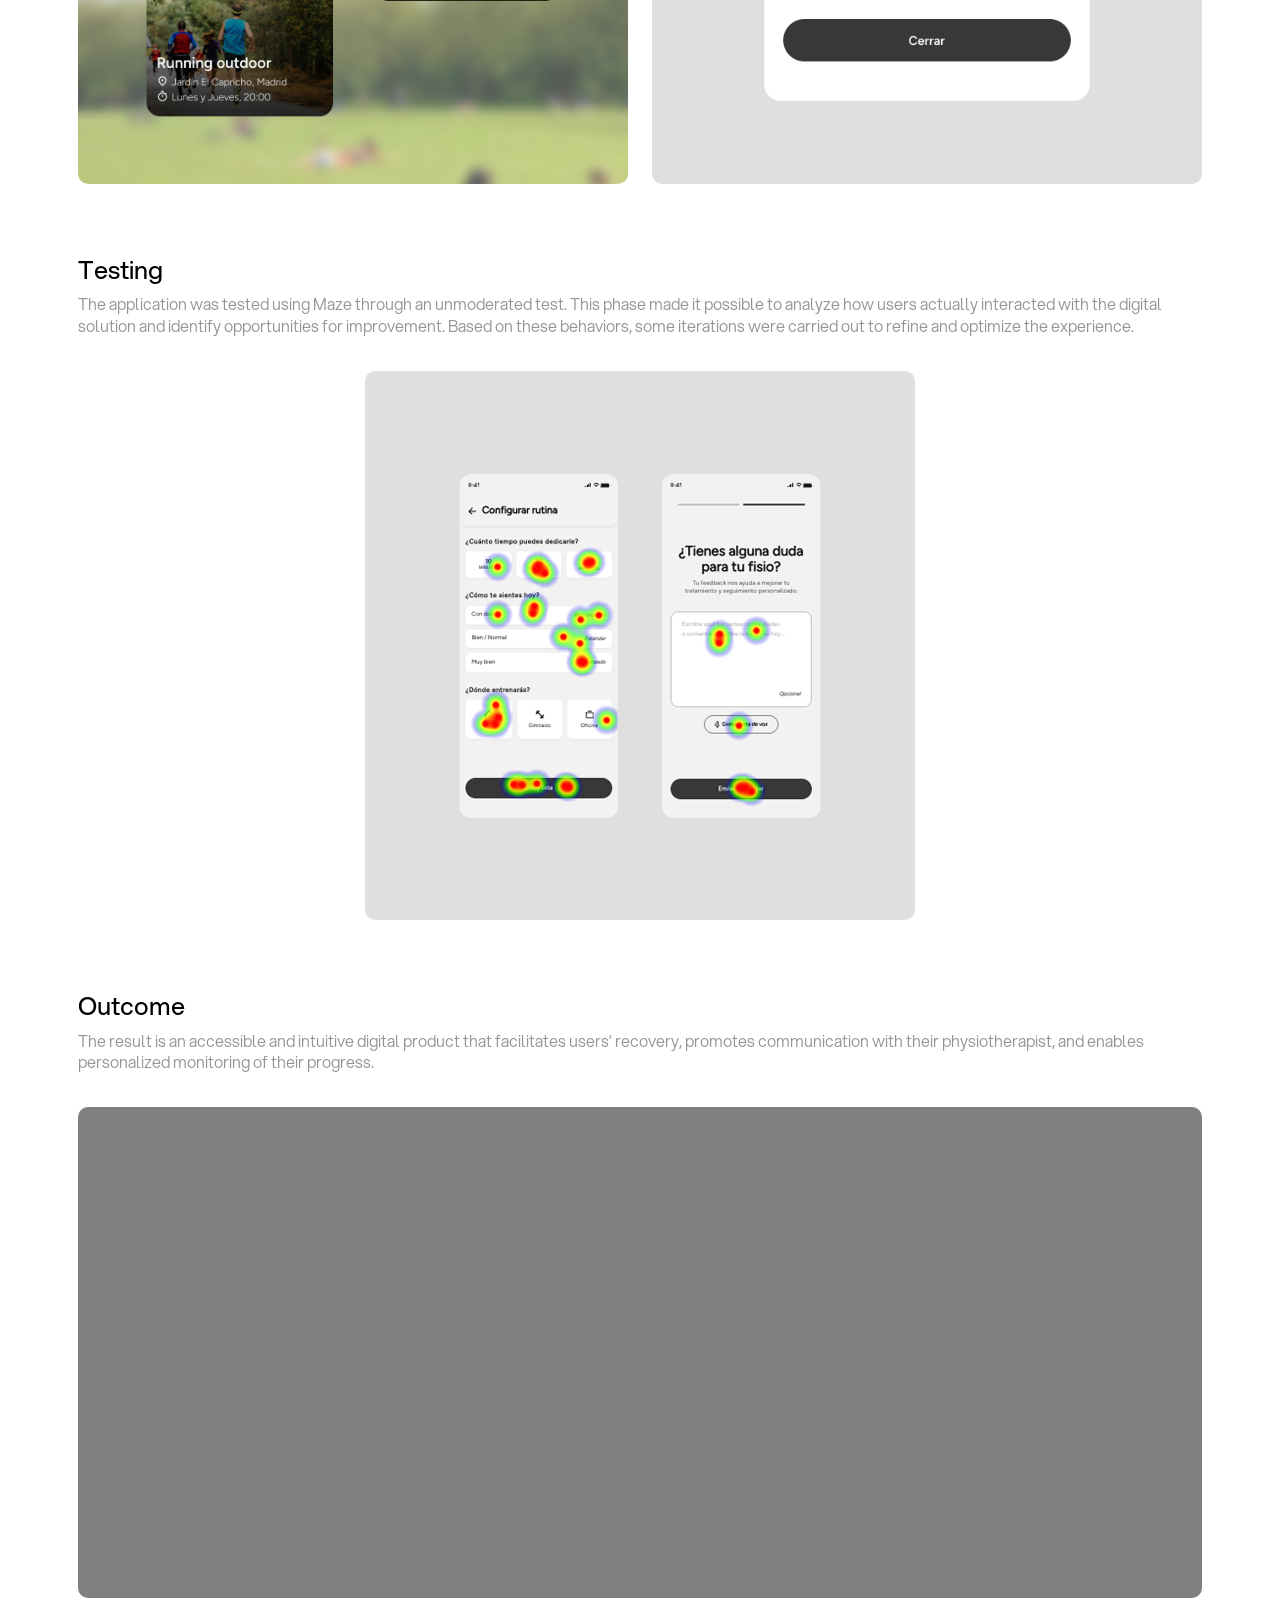
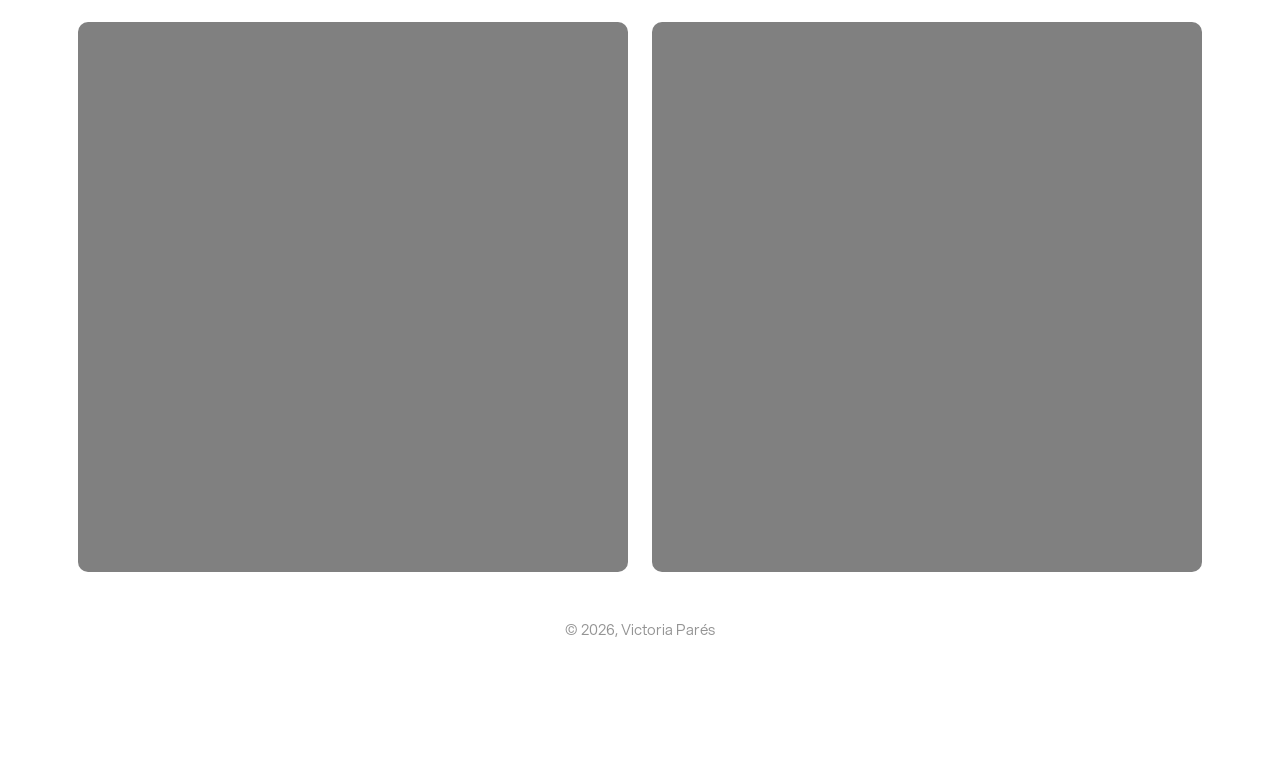
<file: nura-temp.html>
<!DOCTYPE html>
<html lang="en">
<head>
    <meta charset="UTF-8">
    <meta name="viewport" content="width=device-width, initial-scale=1.0">
    <title>Victoria Portfolio-Nura App</title>
    <meta name="description" content="Product Digital and Graphic Designer based in Valencia, Spain.">
    <link rel="preload" href="Fuentes/fonts/webfonts/Aspekta-100.woff2" as="font" type="font/woff2" crossorigin> <!--Donde poner la fuente de la web-->
    <link rel="stylesheet" href="css/index.css">
    <link rel="icon" href="" type="image/png"> <!--Donde poner el favicon-->
    <script defer src="js/index.js"></script>
</head>

<div class="cursor-label" aria-hidden="true">View project</div>
<body>
    <!------------------------- HEADER ------------------------------>
    <header class="header">

        <nav class="nav">
            <ul class="nav__ul">
                <li class="nav__li">
                    <a href="index.html" class="nav__a" title="Work">
                        Work
                    </a>
                </li>
                <li class="nav__li">
                    <a href="#" class="nav__a" id="aboutTrigger" title="About">
                        About
                    </a>
                </li>
            </ul>
        </nav>

    </header>
    <!------------------------- HEADER ------------------------------>

    <!------------------------- MAIN ------------------------------>
    <main>
    <!--ABOUT CONTAINER-->
        <div class="about-overlay">

        <div class="about-panel">
            <div class="div-panel__content">

                <div class="div-panel__cards">
                    <h2 class="h2-panel__titles">About</h2>
                    <p class="p-panel__about">I’m Victoria, a Venezuelan Product Digital 
                    and Graphic Designer based <br class="break-desktop">in Valencia, Spain.
                    Passionate about creating minimal, functional, 
                    and accessible digital experiences that balance aesthetics, usability,<br class="break-desktop"> and user needs.</p>
                    <hr class="hr-panel">
                    <p class="p-panel__about">My interests also include editorial design, corporate identity,<br class="break-desktop"> and visual communication.</p>
                </div>

                <div class="div-panel__cards">
                    <h2 class="h2-panel__titles">Skills</h2>
                        <ul class="ul__skills">
                            <li class="li__skills">Product Design</li>
                            <li class="li__skills">UX/UI Design</li>
                            <li class="li__skills">Front-end Development</li>
                            <li class="li__skills">Editorial Design</li>
                            <li class="li__skills">Brand
                            Identity</li>
                            <li class="li__skills">Packaging</li>
                            <li class="li__skills">Art Direction</li>
                            <li class="li__skills">Wayfinding</li>
                        </ul>
                </div>

                <div class="div-panel__cards">
                    <h2 class="h2-panel__titles">Experience</h2>
                        <div class="div__about_information">
                            <div class="div__about_titles">
                                <h3 class="h3__about">UX/UI Design Intern</h3>
                                <h3 class="h3__about_date">2025</h3>
                            </div>
                            <h4 class="h4__about">Duacode</h4>
                        </div>

                        <div class="div__about_information">
                            <div class="div__about_titles">
                                <h3 class="h3__about">Graphic Design Intern</h3>
                                <h3 class="h3__about_date">2024</h3>
                            </div>
                            <h4 class="h4__about">Samaruc Estudio</h4>
                        </div>
                </div>

                <div class="div-panel__cards">
                    <h2 class="h2-panel__titles">Education</h2>
                        <div class="div__about_information">
                            <div class="div__about_titles">
                                <h3 class="h3__about">BA UX/UI and Front-End Development</h3>
                                <h3 class="h3__about_date">2026</h3>
                            </div>
                            <h4 class="h4__about">CEI Valencia</h4>
                        </div>

                        <div class="div__about_information">
                            <div class="div__about_titles">
                                <h3 class="h3__about">Graphic Design Degree</h3>
                                <h3 class="h3__about_date">2020-25</h3>
                            </div>
                            <h4 class="h4__about">EASD Valencia</h4>
                        </div>
                </div>

                <div class="div-panel__cards">
                    <h2 class="h2-panel__titles">Awards</h2>

                        <div class="div__about_information">
                            <div class="div__about_titles">
                                <h3 class="h3__about">Silver ADCV Students Category</h3>
                                <h3 class="h3__about_date">2026</h3>
                            </div>
                            <h4 class="h4__about">ADCV</h4>
                        </div>
                </div>

                <div class="div-panel__cards div-panel__contact">
                    <div class="div__about_contact">
                        <h2 class="h2-panel__titles">Contact</h2>
                        <div class="div__about_enlaces">
                            <ul class="ul__about_enlaces">
                                <li class="li__about_enlaces"><a href="mailto:mavictoriapares@gmail.com">mavictoriapares@gmail.com</a></li>
                                <li class="li__about_enlaces"><a href="https://www.instagram.com/vickyparesm/">Instagram</a></li>
                                <li class="li__about_enlaces"><a href="https://www.linkedin.com/in/vickypares/">LinkedIn</a></li>
                            </ul>
                        </div>
                    </div>
                    <p class="p__about_info">
                    For more information dowload <a href="Media/Victoria_Pares_CV_Product_Designer_EN.pdf" class="link__cv" target="_blank" rel="noopener noreferrer">my CV</a>
                    </p>
            </div>

            </div>
        </div>
    </div>

        <!------------------------- PROJECT INFORMATION ----------------------------->
        <div class="div__project_container container">

            <h1 class="h1__titles_projects">Nura App</h1>
            <p class="p__project_information">A digital solution designed to improve the quality, communication, and continuity of physiotherapy treatments. It addresses a clear problem: many patients struggle to stay consistent with their recovery outside the clinic. The tool connects patients and physiotherapists, making communication and treatment follow-up easier while helping patients feel supported throughout their recovery.</p>
            <div class="div__scoope">
                <ul class="ul__skills">
                    <li class="li__skills">Product Design</li>
                    <li class="li__skills">UX/UI</li>
                    <li class="li__skills">Digital Branding</li>
                </ul>
            </div>

        </div>
        <!------------------------- IMAGES GALLERY ----------------------------->
        <div class="div__gallery container">
        <img class="img__gallery" src="Media/Proyecto_2_Mockup5.jpg" alt="">
        <div class="div__gallery_group">
            <img src="Media/Proyecto_2_Mockup2.jpg" alt="">
            <img src="Media/Proyecto_4_Mockup.jpg" alt="">
        </div>
        </div>
        <!------------------------- IMAGES GALLERY----------------------------->

        <!------------------------- PROBLEM ----------------------------->
        <div class="div__research container">

            <div class="div__content_text">
                <h2 class="h2__content_title">Problem</h2>
                <p class="p__content_information">The World Health Organization (WHO) has identified poor adherence to physiotherapy treatments as a major global health challenge. Various studies estimate that treatment adherence in developed countries is around 50%. The causes of poor adherence are diverse, but many patients struggle due to a lack of motivation, the feeling of being alone during their recovery, and the fear of performing exercises incorrectly and getting injured.
</p>
            </div>

        </div>
        <!------------------------- PROBLEM ----------------------------->

        <!------------------------- RESEARCH ----------------------------->
        <div class="div__research container">

            <div class="div__content_text">
                <h2 class="h2__content_title">Research</h2>
                <p class="p__content_information p__research">This problem needed to be validated through a research phase. To do so, the Double Diamond methodology was followed, beginning with a preliminary phase of Desk Research, Netnography, and the definition of the Research Questions.</p>

                <p class="p__content_information p__research">Subsequently, 10 users were interviewed, whose insights helped identify several relevant findings. The main challenges that emerged when following a physiotherapy treatment were related to three key aspects: the difficulty of finding a professional they could trust and feel comfortable with, the lack of motivation to maintain the treatment at home, and, finally, exercise routines that were provided for home practice in a static and poorly structured format. </p>

                <p class="p__content_information">These three findings — connection with others, motivation, and the need for a more structured treatment — became the main pillars guiding the subsequent decisions throughout the project.</p>
            </div>
            <img src="Media/Proyecto_2_Graficas.jpg" alt="#" class="img__content">

        </div>

        <!------------------------- RESEARCH ----------------------------->

        <!------------------------- DECISIONS ----------------------------->
        <div class="div__research container">

            <div class="div__content_text div__content_text--decisions">
                <h2 class="h2__content_title">Decisions</h2>
                <p class="p__content_information">
                    <span class="span__decision_title">Adaptable Exercise Pills:</span>
                    Short sessions that adapt to the time available, allowing each user to progress at their own pace and making every effort count towards their recovery.
                </p>

                <p class="p__content_information">
                    <span class="span__decision_title">Subtle Gamification:</span>
                    Gamification elements that motivate users to stay active daily and visualize their progress.
                </p>

                <p class="p__content_information">
                    <span class="span__decision_title">Inclusivity:</span>
                    Following WCAG AA contrast and accessibility guidelines, while using diverse photography and activities that represent different types of users. People of all ages deserve the opportunity to recover.
                </p>

                <p class="p__content_information">
                    <span class="span__decision_title">Community-Based Recovery:</span>
                    A recovery process supported by the community, with activities tailored to each user’s age, condition, and interests, so that the journey feels less isolating and monotonous.
                </p>
            </div>
            <div class="div__gallery_group">
                <img src="Media/Proyecto_2_cardss.jpg" alt="">
                <img src="Media/Proyecto_2_Mockup9.jpg" alt="">
            </div>

        </div>
        <!------------------------- DECISIONS ----------------------------->

        <!------------------------- TESTING ----------------------------->
        <div class="div__research container">

            <div class="div__content_text">
                <h2 class="h2__content_title">Testing</h2>
                <p class="p__content_information">The application was tested using Maze through an unmoderated test. This phase made it possible to analyze how users actually interacted with the digital solution and identify opportunities for improvement. Based on these behaviors, some iterations were carried out to refine and optimize the experience.
</p>
            </div>
            <div class="div__gallery_group image__center">
                <img src="Media/Proyecto_2_Testing.jpg" alt="">
            </div>

        </div>
        <!------------------------- TESTING ----------------------------->

        <!------------------------- OUTCOME ----------------------------->
        <div class="div__research container">

            <div class="div__content_text">
                <h2 class="h2__content_title">Outcome</h2>
                <p class="p__content_information">The result is an accessible and intuitive digital product that facilitates users’ recovery, promotes communication with their physiotherapist, and enables personalized monitoring of their progress.</p>
            </div>
            <div class="div__gallery">
            <img class="img__gallery" src="Media/fotoprueba.avif" alt="">
            <div class="div__gallery_group">
                <img src="Media/fotoprueba.avif" alt="">
                <img src="Media/fotoprueba.avif" alt="">
            </div>
            </div>


        </div>

        <!------------------------- OUTCOME ----------------------------->
        

</main>
<!------------------------- FOOTER ------------------------------>
<footer>
    <p class="p__footer">© 2026, Victoria Parés</p>
</footer>
<!------------------------- FOOTER ------------------------------>
</body>
</html>
</file>
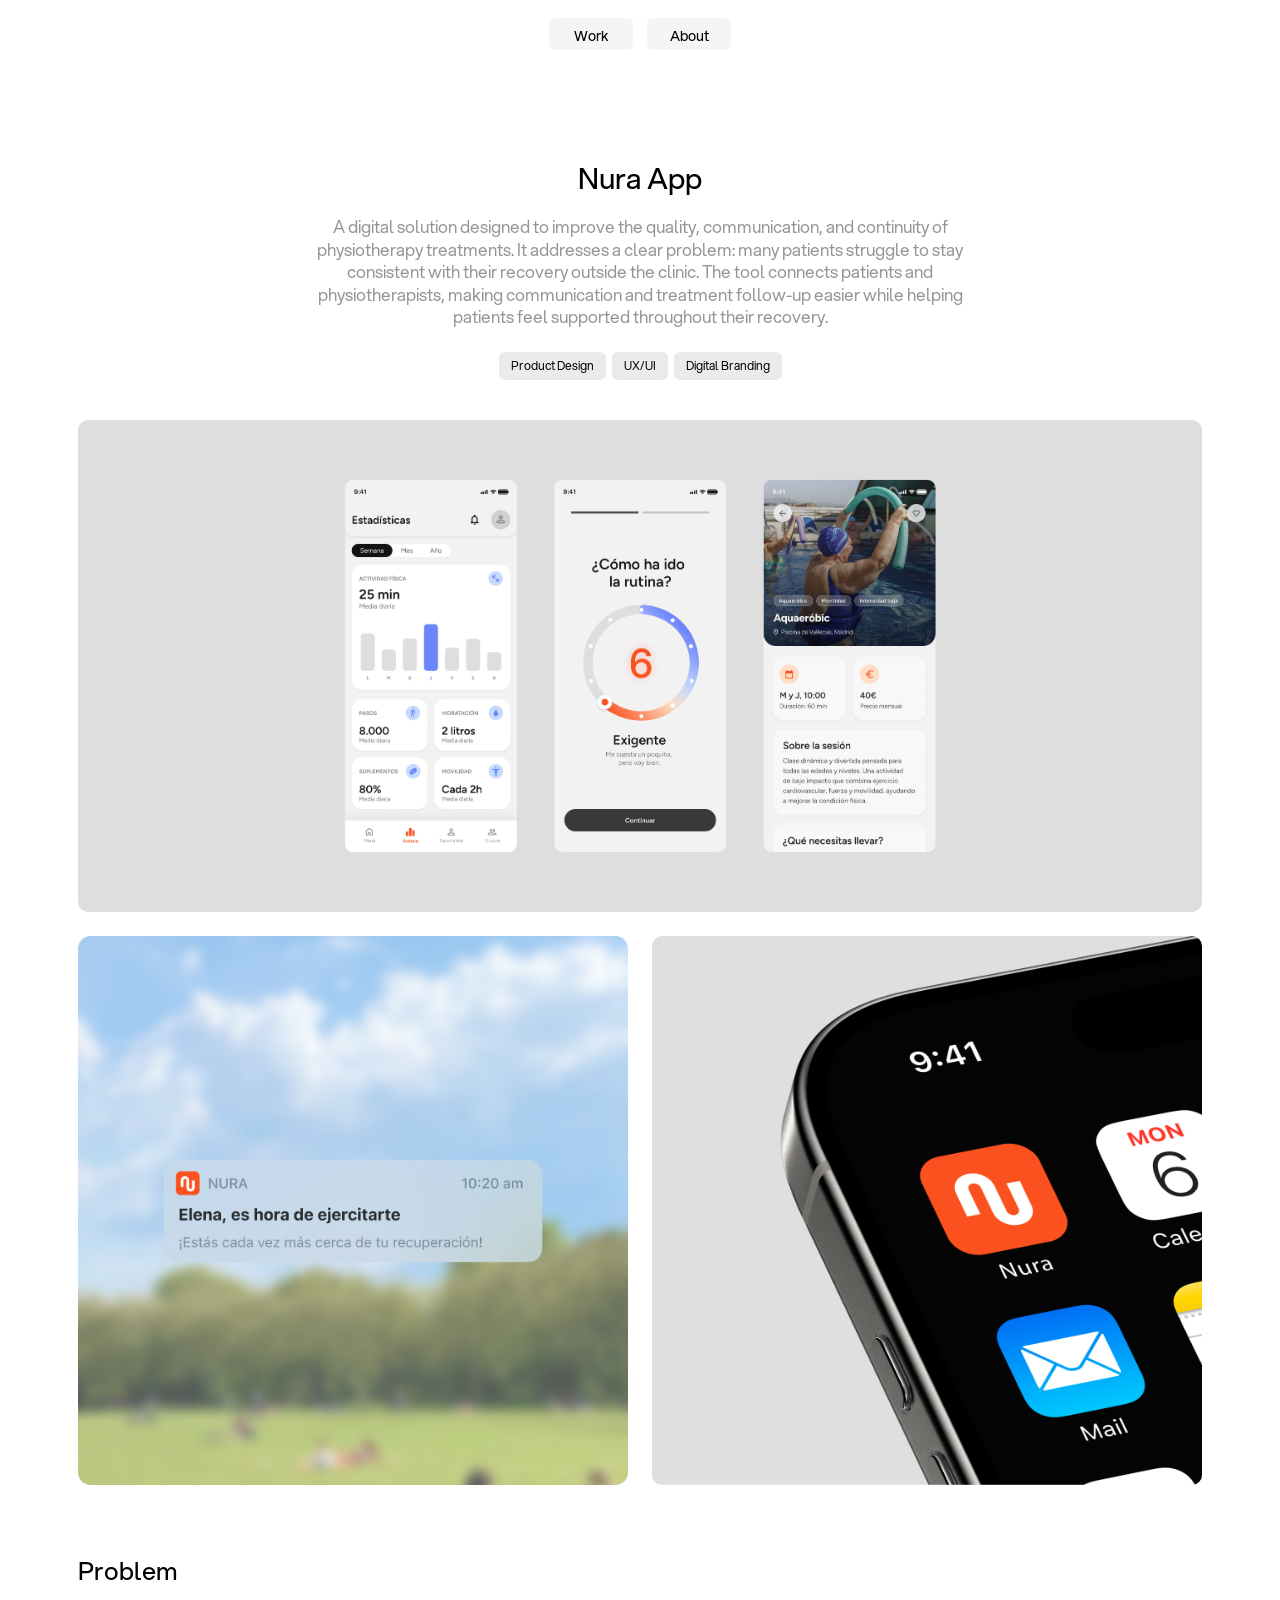
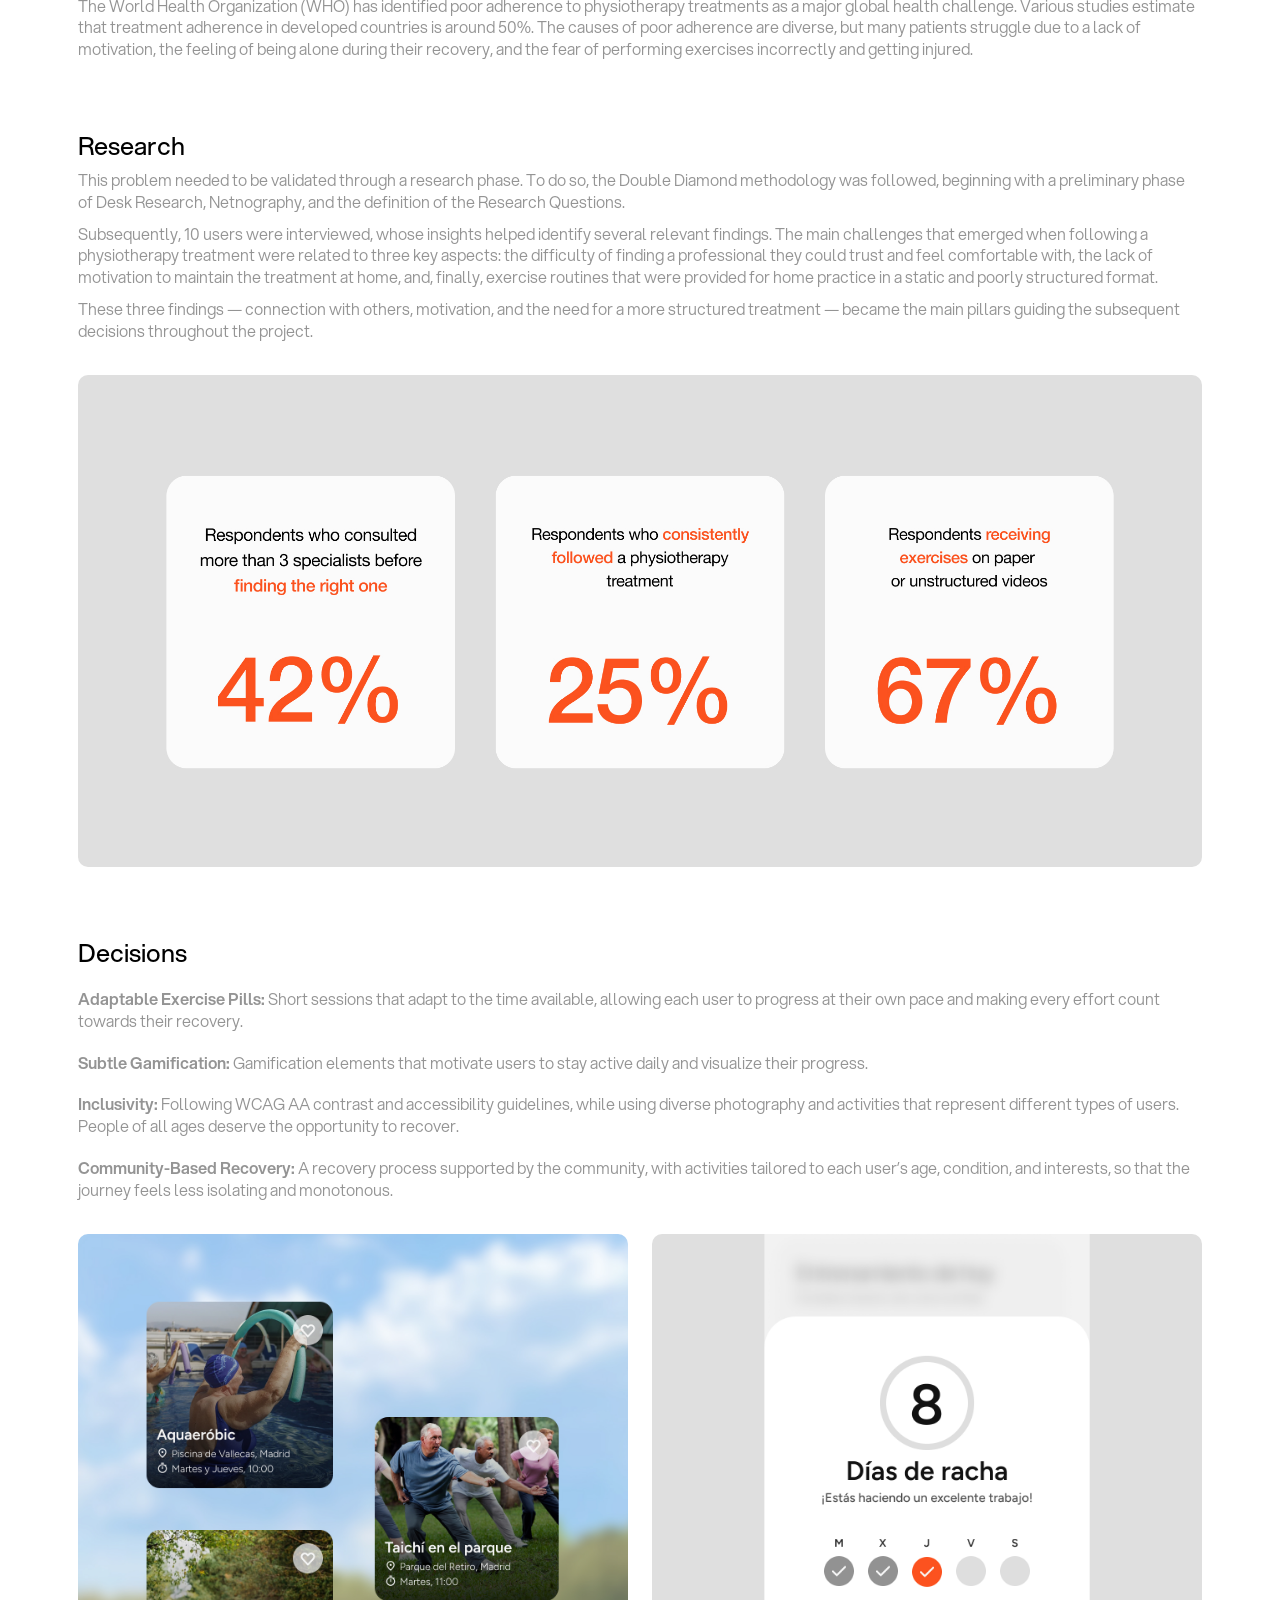
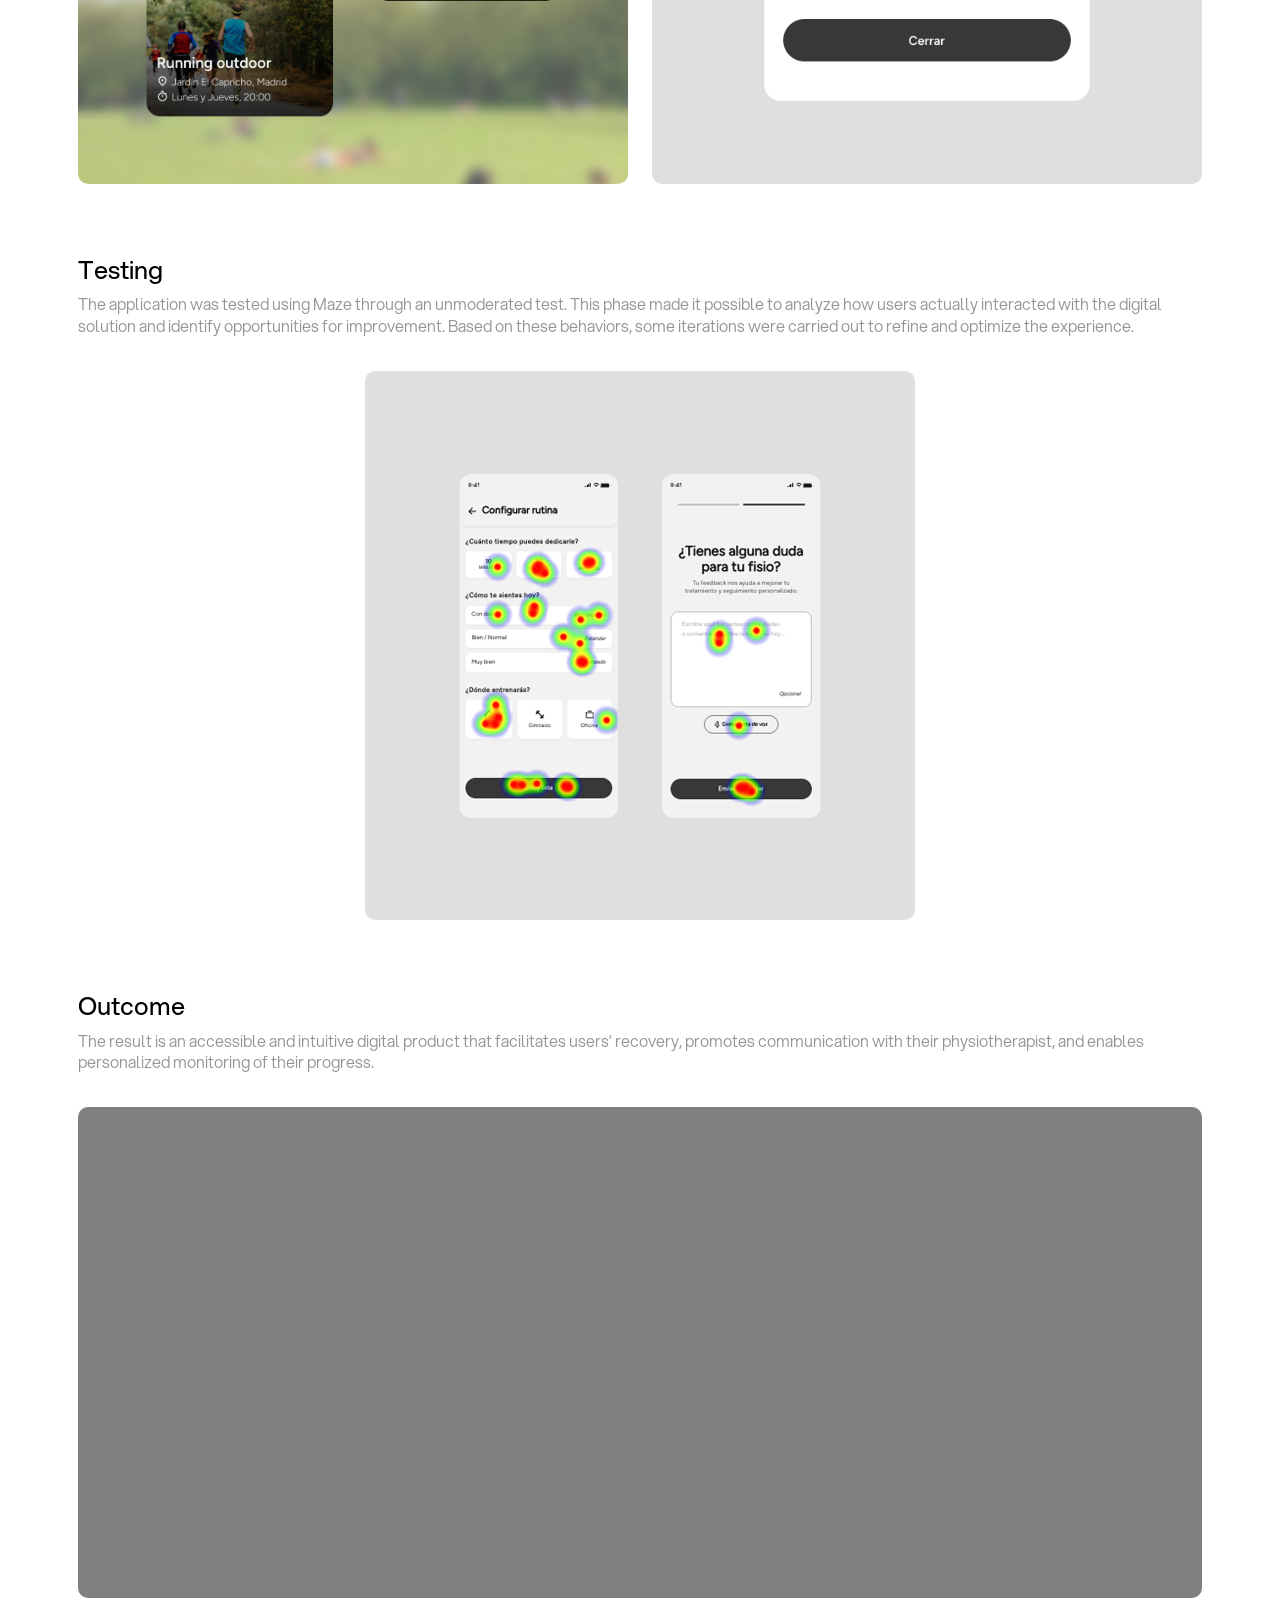
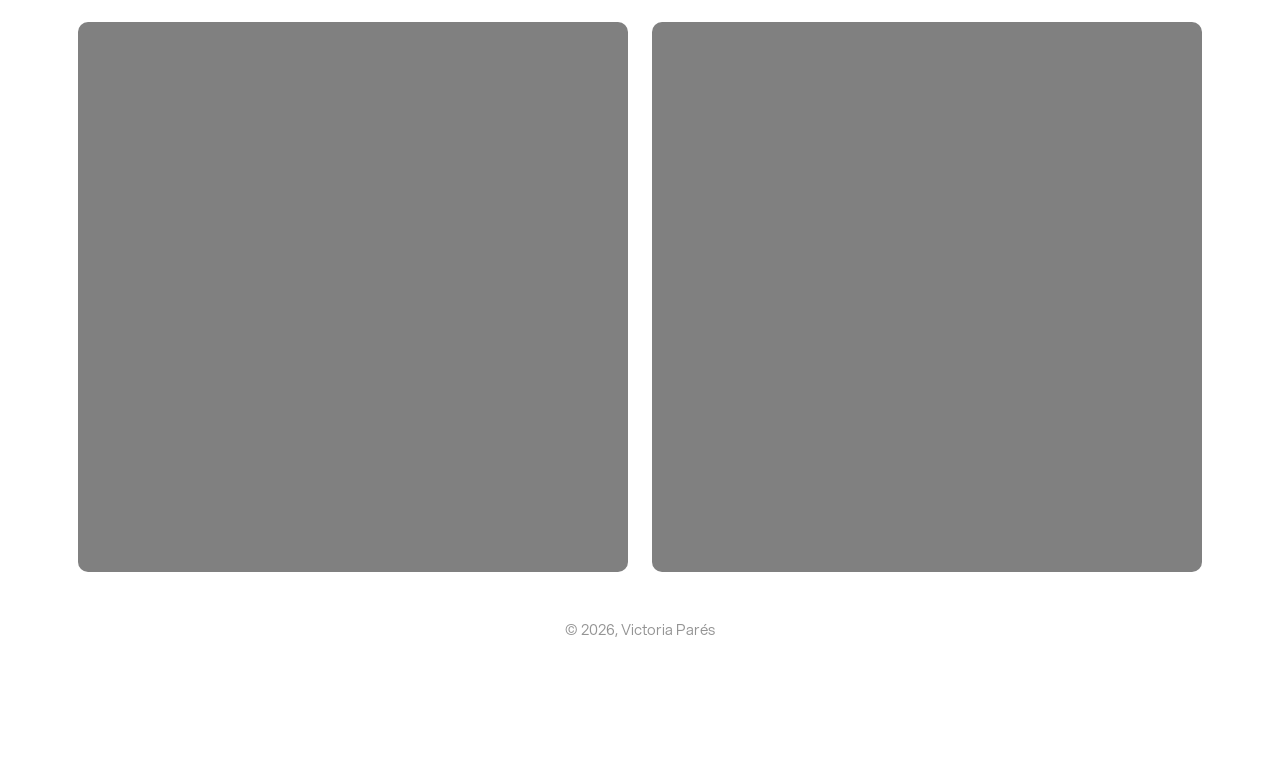
<file: Nura.html>
<!DOCTYPE html>
<html lang="en">
<head>
    <meta charset="UTF-8">
    <meta name="viewport" content="width=device-width, initial-scale=1.0">
    <title>Victoria Portfolio-Nura App</title>
    <meta name="description" content="Product Digital and Graphic Designer based in Valencia, Spain.">
    <link rel="preload" href="Fuentes/fonts/webfonts/Aspekta-100.woff2" as="font" type="font/woff2" crossorigin> <!--Donde poner la fuente de la web-->
    <link rel="stylesheet" href="css/index.css">
    <link rel="icon" href="" type="image/png"> <!--Donde poner el favicon-->
    <script defer src="js/index.js"></script>
</head>

<div class="cursor-label" aria-hidden="true">View project</div>
<body>
    <!------------------------- HEADER ------------------------------>
    <header class="header">

        <nav class="nav">
            <ul class="nav__ul">
                <li class="nav__li">
                    <a href="index.html" class="nav__a" title="Work">
                        Work
                    </a>
                </li>
                <li class="nav__li">
                    <a href="#" class="nav__a" id="aboutTrigger" title="About">
                        About
                    </a>
                </li>
            </ul>
        </nav>

    </header>
    <!------------------------- HEADER ------------------------------>

    <!------------------------- MAIN ------------------------------>
    <main>
    <!--ABOUT CONTAINER-->
        <div class="about-overlay">

        <div class="about-panel">
            <div class="div-panel__content">

                <div class="div-panel__cards">
                    <h2 class="h2-panel__titles">About</h2>
                    <p class="p-panel__about">I’m Victoria, a Venezuelan Product Digital 
                    and Graphic Designer based <br class="break-desktop">in Valencia, Spain.
                    Passionate about creating minimal, functional, 
                    and accessible digital experiences that balance aesthetics, usability,<br class="break-desktop"> and user needs.</p>
                    <hr class="hr-panel">
                    <p class="p-panel__about">My interests also include editorial design, corporate identity,<br class="break-desktop"> and visual communication.</p>
                </div>

                <div class="div-panel__cards">
                    <h2 class="h2-panel__titles">Skills</h2>
                        <ul class="ul__skills">
                            <li class="li__skills">Product Design</li>
                            <li class="li__skills">UX/UI Design</li>
                            <li class="li__skills">Front-end Development</li>
                            <li class="li__skills">Editorial Design</li>
                            <li class="li__skills">Brand
                            Identity</li>
                            <li class="li__skills">Packaging</li>
                            <li class="li__skills">Art Direction</li>
                            <li class="li__skills">Wayfinding</li>
                        </ul>
                </div>

                <div class="div-panel__cards">
                    <h2 class="h2-panel__titles">Experience</h2>
                        <div class="div__about_information">
                            <div class="div__about_titles">
                                <h3 class="h3__about">UX/UI Design Intern</h3>
                                <h3 class="h3__about_date">2025</h3>
                            </div>
                            <h4 class="h4__about">Duacode</h4>
                        </div>

                        <div class="div__about_information">
                            <div class="div__about_titles">
                                <h3 class="h3__about">Graphic Design Intern</h3>
                                <h3 class="h3__about_date">2024</h3>
                            </div>
                            <h4 class="h4__about">Samaruc Estudio</h4>
                        </div>
                </div>

                <div class="div-panel__cards">
                    <h2 class="h2-panel__titles">Education</h2>
                        <div class="div__about_information">
                            <div class="div__about_titles">
                                <h3 class="h3__about">BA UX/UI and Front-End Development</h3>
                                <h3 class="h3__about_date">2026</h3>
                            </div>
                            <h4 class="h4__about">CEI Valencia</h4>
                        </div>

                        <div class="div__about_information">
                            <div class="div__about_titles">
                                <h3 class="h3__about">Graphic Design Degree</h3>
                                <h3 class="h3__about_date">2020-25</h3>
                            </div>
                            <h4 class="h4__about">EASD Valencia</h4>
                        </div>
                </div>

                <div class="div-panel__cards">
                    <h2 class="h2-panel__titles">Awards</h2>

                        <div class="div__about_information">
                            <div class="div__about_titles">
                                <h3 class="h3__about">Silver ADCV Students Category</h3>
                                <h3 class="h3__about_date">2026</h3>
                            </div>
                            <h4 class="h4__about">ADCV</h4>
                        </div>
                </div>

                <div class="div-panel__cards div-panel__contact">
                    <div class="div__about_contact">
                        <h2 class="h2-panel__titles">Contact</h2>
                        <div class="div__about_enlaces">
                            <ul class="ul__about_enlaces">
                                <li class="li__about_enlaces"><a href="mailto:mavictoriapares@gmail.com">mavictoriapares@gmail.com</a></li>
                                <li class="li__about_enlaces"><a href="https://www.instagram.com/vickyparesm/">Instagram</a></li>
                                <li class="li__about_enlaces"><a href="https://www.linkedin.com/in/vickypares/">LinkedIn</a></li>
                            </ul>
                        </div>
                    </div>
                    <p class="p__about_info">
                    For more information dowload <a href="Media/Victoria_Pares_CV_Product_Designer_EN.pdf" class="link__cv" target="_blank" rel="noopener noreferrer">my CV</a>
                    </p>
            </div>

            </div>
        </div>
    </div>

        <!------------------------- PROJECT INFORMATION ----------------------------->
        <div class="div__project_container container">

            <h1 class="h1__titles_projects">Nura App</h1>
            <p class="p__project_information">A digital solution designed to improve the quality, communication, and continuity of physiotherapy treatments. It addresses a clear problem: many patients struggle to stay consistent with their recovery outside the clinic. The tool connects patients and physiotherapists, making communication and treatment follow-up easier while helping patients feel supported throughout their recovery.</p>
            <div class="div__scoope">
                <ul class="ul__skills">
                    <li class="li__skills">Product Design</li>
                    <li class="li__skills">UX/UI</li>
                    <li class="li__skills">Digital Branding</li>
                </ul>
            </div>

        </div>
        <!------------------------- IMAGES GALLERY ----------------------------->
        <div class="div__gallery container">
        <img class="img__gallery" src="Media/Proyecto_2_Mockup5.jpg" alt="">
        <div class="div__gallery_group">
            <img src="Media/Proyecto_2_Mockup2.jpg" alt="">
            <img src="Media/Proyecto_4_Mockup.jpg" alt="">
        </div>
        </div>
        <!------------------------- IMAGES GALLERY----------------------------->

        <!------------------------- PROBLEM ----------------------------->
        <div class="div__research container">

            <div class="div__content_text">
                <h2 class="h2__content_title">Problem</h2>
                <p class="p__content_information">The World Health Organization (WHO) has identified poor adherence to physiotherapy treatments as a major global health challenge. Various studies estimate that treatment adherence in developed countries is around 50%. The causes of poor adherence are diverse, but many patients struggle due to a lack of motivation, the feeling of being alone during their recovery, and the fear of performing exercises incorrectly and getting injured.
</p>
            </div>

        </div>
        <!------------------------- PROBLEM ----------------------------->

        <!------------------------- RESEARCH ----------------------------->
        <div class="div__research container">

            <div class="div__content_text">
                <h2 class="h2__content_title">Research</h2>
                <p class="p__content_information p__research">This problem needed to be validated through a research phase. To do so, the Double Diamond methodology was followed, beginning with a preliminary phase of Desk Research, Netnography, and the definition of the Research Questions.</p>

                <p class="p__content_information p__research">Subsequently, 10 users were interviewed, whose insights helped identify several relevant findings. The main challenges that emerged when following a physiotherapy treatment were related to three key aspects: the difficulty of finding a professional they could trust and feel comfortable with, the lack of motivation to maintain the treatment at home, and, finally, exercise routines that were provided for home practice in a static and poorly structured format. </p>

                <p class="p__content_information">These three findings — connection with others, motivation, and the need for a more structured treatment — became the main pillars guiding the subsequent decisions throughout the project.</p>
            </div>
            <img src="Media/Proyecto_2_Graficas.jpg" alt="#" class="img__content">

        </div>

        <!------------------------- RESEARCH ----------------------------->

        <!------------------------- DECISIONS ----------------------------->
        <div class="div__research container">

            <div class="div__content_text div__content_text--decisions">
                <h2 class="h2__content_title">Decisions</h2>
                <p class="p__content_information">
                    <span class="span__decision_title">Adaptable Exercise Pills:</span>
                    Short sessions that adapt to the time available, allowing each user to progress at their own pace and making every effort count towards their recovery.
                </p>

                <p class="p__content_information">
                    <span class="span__decision_title">Subtle Gamification:</span>
                    Gamification elements that motivate users to stay active daily and visualize their progress.
                </p>

                <p class="p__content_information">
                    <span class="span__decision_title">Inclusivity:</span>
                    Following WCAG AA contrast and accessibility guidelines, while using diverse photography and activities that represent different types of users. People of all ages deserve the opportunity to recover.
                </p>

                <p class="p__content_information">
                    <span class="span__decision_title">Community-Based Recovery:</span>
                    A recovery process supported by the community, with activities tailored to each user’s age, condition, and interests, so that the journey feels less isolating and monotonous.
                </p>
            </div>
            <div class="div__gallery_group">
                <img src="Media/Proyecto_2_cardss.jpg" alt="">
                <img src="Media/Proyecto_2_Mockup9.jpg" alt="">
            </div>

        </div>
        <!------------------------- DECISIONS ----------------------------->

        <!------------------------- TESTING ----------------------------->
        <div class="div__research container">

            <div class="div__content_text">
                <h2 class="h2__content_title">Testing</h2>
                <p class="p__content_information">The application was tested using Maze through an unmoderated test. This phase made it possible to analyze how users actually interacted with the digital solution and identify opportunities for improvement. Based on these behaviors, some iterations were carried out to refine and optimize the experience.
</p>
            </div>
            <div class="div__gallery_group image__center">
                <img src="Media/Proyecto_2_Testing.jpg" alt="">
            </div>

        </div>
        <!------------------------- TESTING ----------------------------->

        <!------------------------- OUTCOME ----------------------------->
        <div class="div__research container">

            <div class="div__content_text">
                <h2 class="h2__content_title">Outcome</h2>
                <p class="p__content_information">The result is an accessible and intuitive digital product that facilitates users’ recovery, promotes communication with their physiotherapist, and enables personalized monitoring of their progress.</p>
            </div>
            <div class="div__gallery">
            <img class="img__gallery" src="Media/fotoprueba.avif" alt="">
            <div class="div__gallery_group">
                <img src="Media/fotoprueba.avif" alt="">
                <img src="Media/fotoprueba.avif" alt="">
            </div>
            </div>


        </div>

        <!------------------------- OUTCOME ----------------------------->
        

</main>
<!------------------------- FOOTER ------------------------------>
<footer>
    <p class="p__footer">© 2026, Victoria Parés</p>
</footer>
<!------------------------- FOOTER ------------------------------>
</body>
</html>
</file>
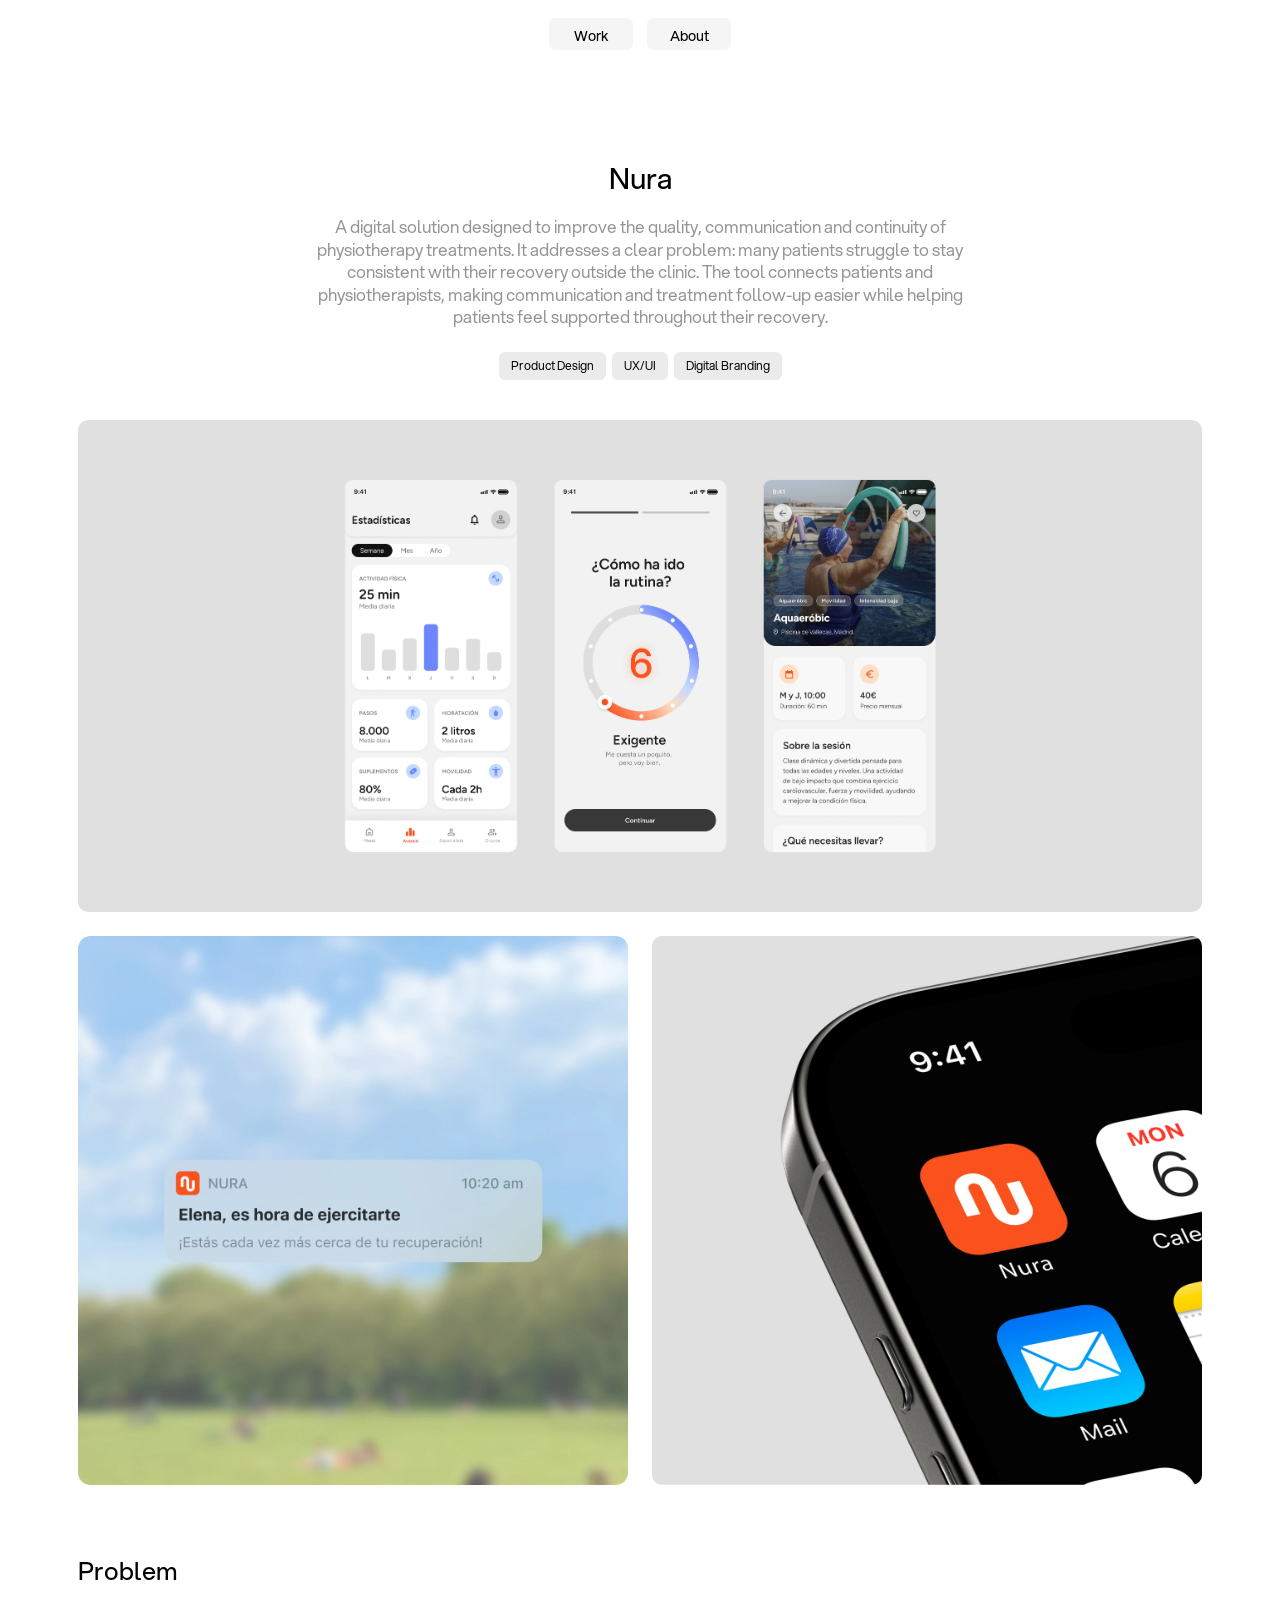
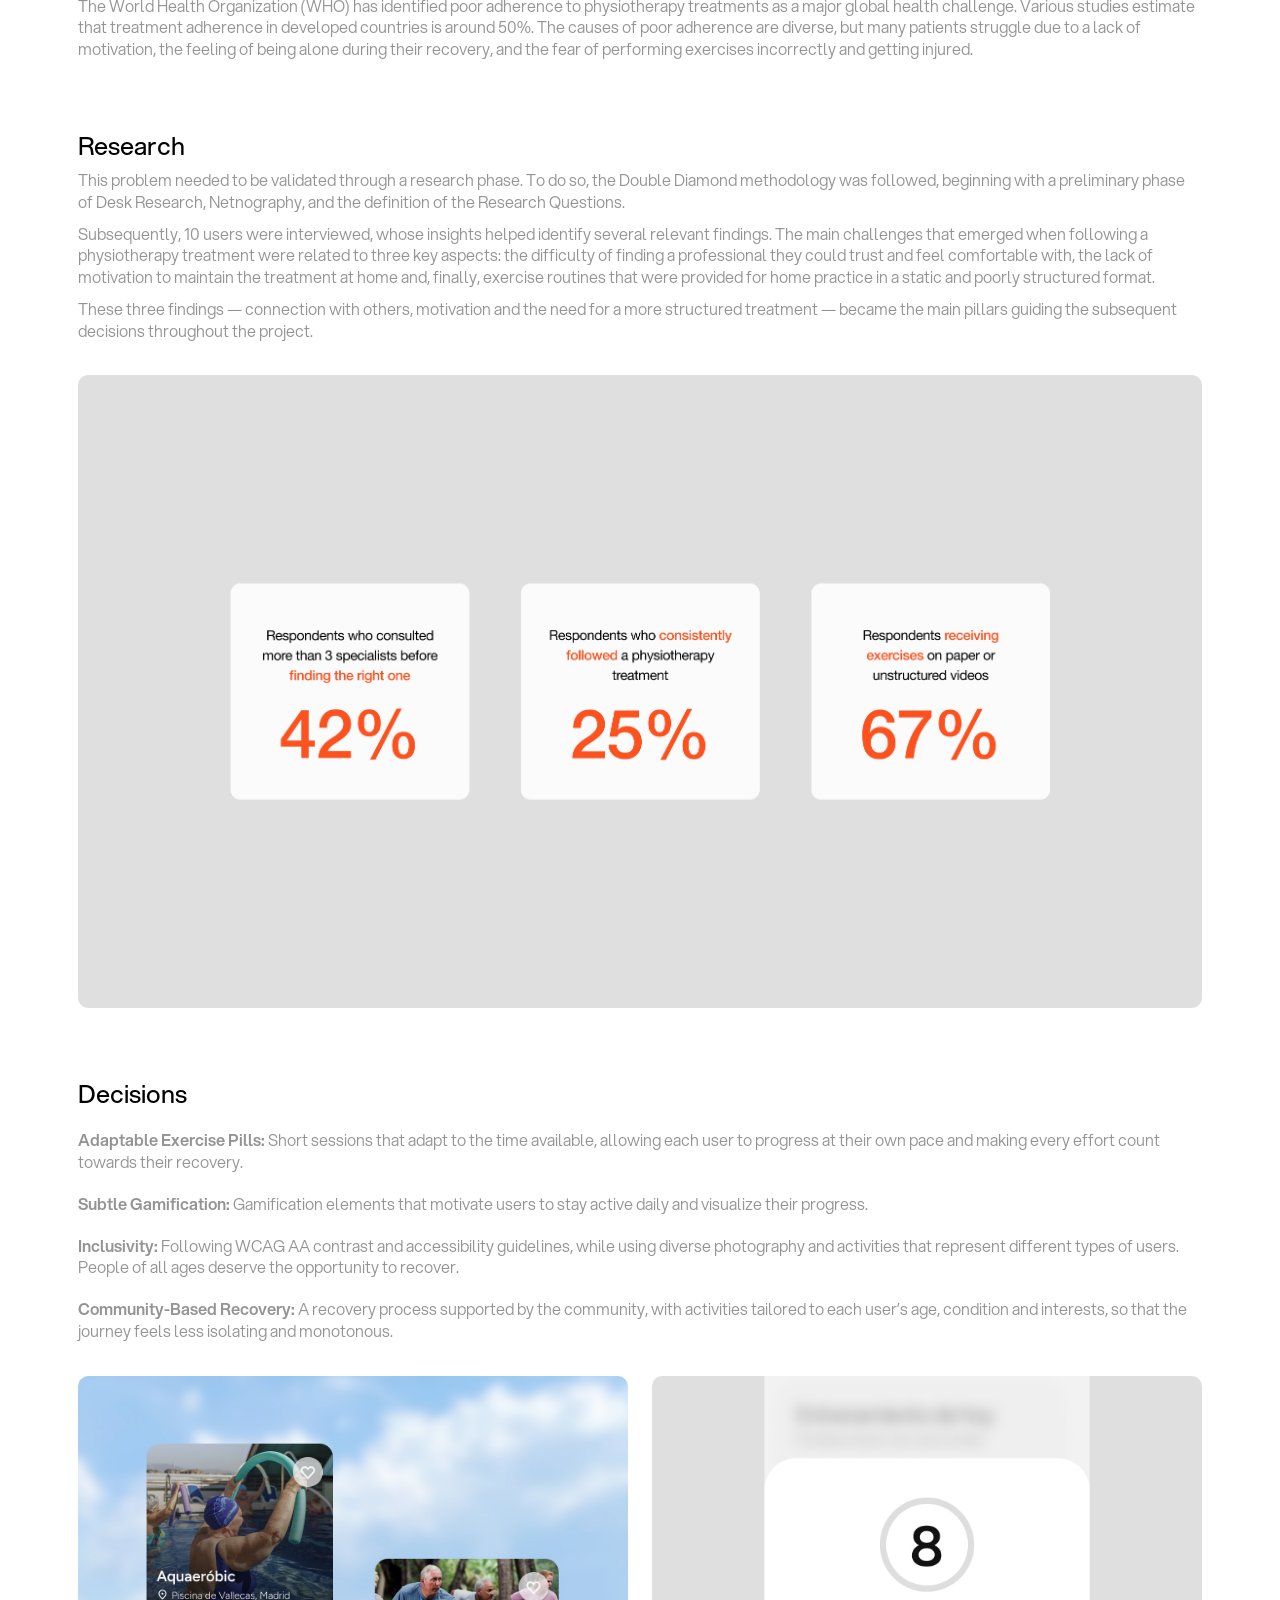
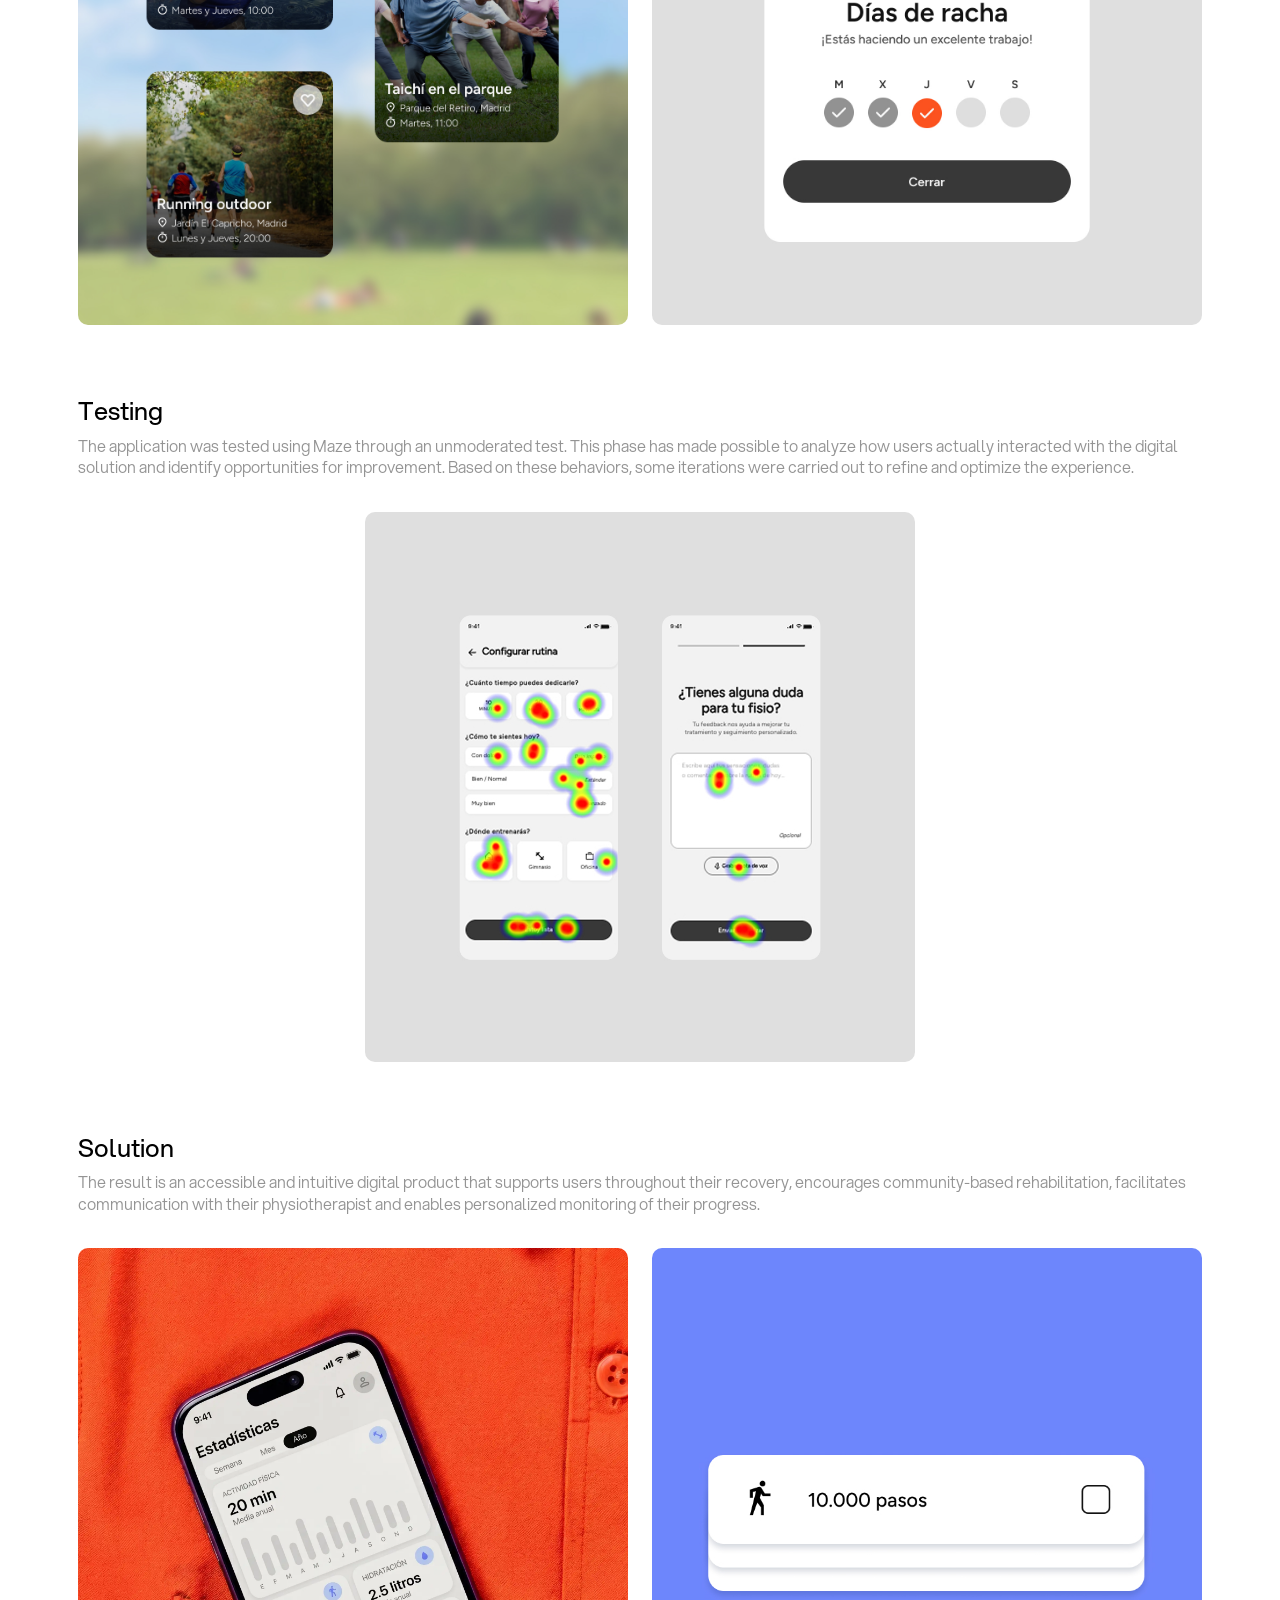
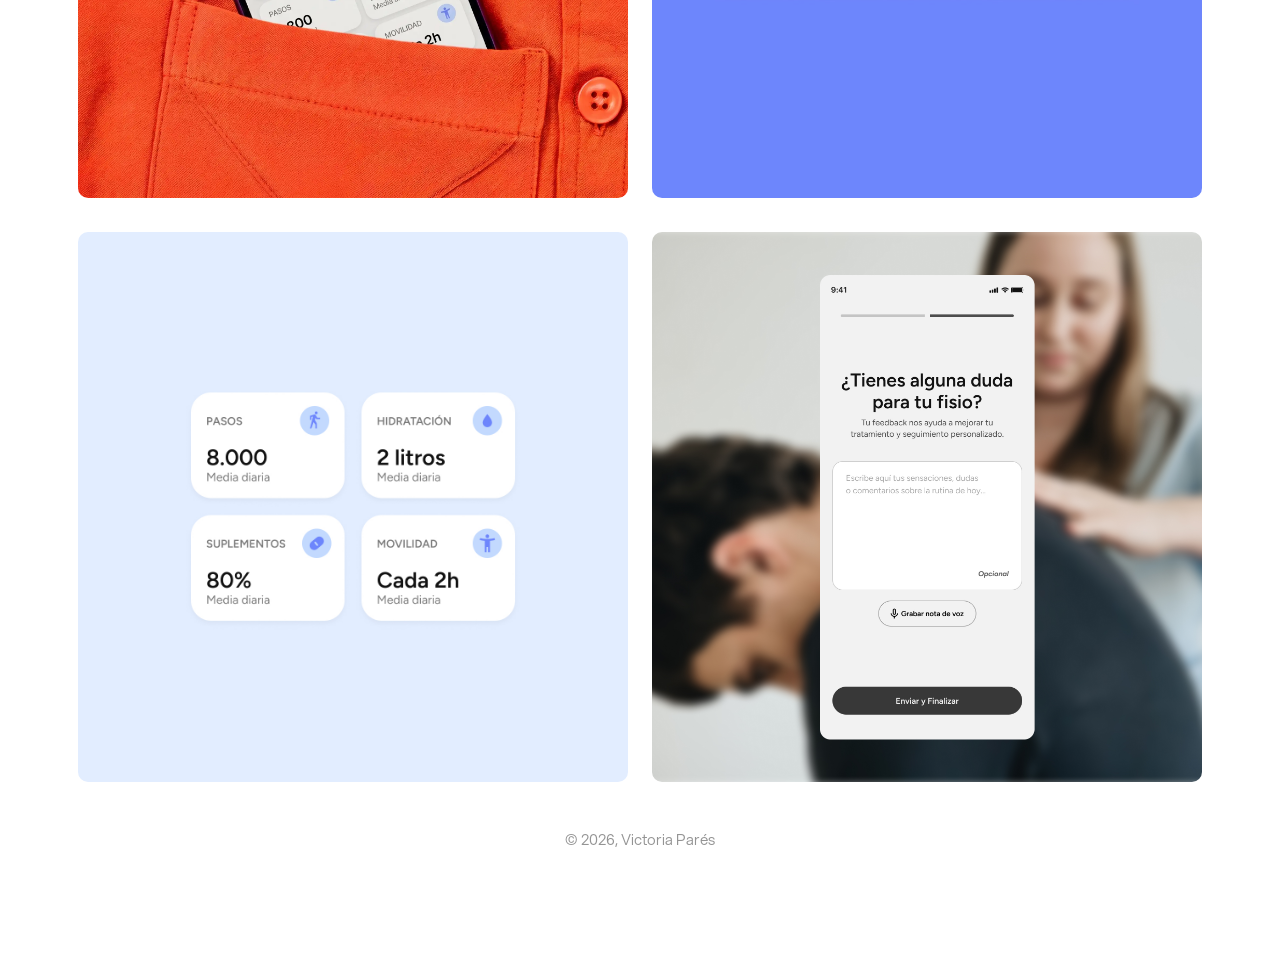
<file: nura.html>
<!DOCTYPE html>
<!--
    Designed & developed 
    by Victoria Parés
    © 2026
-->
<html lang="en">
<head>
    <meta charset="UTF-8">
    <meta name="viewport" content="width=device-width, initial-scale=1.0">
    <title>Nura | Victoria Parés</title>
    <link rel="canonical" href="https://victoriapares.com/nura.html">
    <meta property="og:type" content="website">
    <meta property="og:site_name" content="Victoria Parés">
    <meta property="og:url" content="https://victoriapares.com/nura.html">
    <meta property="og:title" content="Nura | Victoria Parés">
    <meta property="og:description" content="Product design and UX/UI case study of an app that improves physiotherapy treatment adherence.">
    <meta property="og:image" content="https://victoriapares.com/Media/og-nura.jpg">
    <meta property="og:image:alt" content="Nura app screens">
    <meta name="twitter:card" content="summary_large_image">
    <meta name="description" content="Victoria Parés, Digital Product Designer and Graphic Designer.">
    <link rel="preload" href="Fuentes/fonts/webfonts/Aspekta-100.woff2" as="font" type="font/woff2" crossorigin> <!--Donde poner la fuente de la web-->
    <link rel="stylesheet" href="css/index.css">
    <link rel="icon" type="image/png" href="/Media/favicon.png">
    <script defer src="js/index.js"></script>
</head>

<body>
    <div class="cursor-label" aria-hidden="true">View project</div>
    <!--HEADER-->
    <header class="header">

        <nav class="nav">
            <ul class="nav__ul">
                <li class="nav__li">
                    <a href="index.html" class="nav__a" title="Work">
                        Work
                    </a>
                </li>
                <li class="nav__li">
                    <a href="#" class="nav__a" id="aboutTrigger" title="About">
                        About
                    </a>
                </li>
            </ul>
        </nav>

    </header>
    <!--HEADER-->

    <!--FIXED TAGS-->
    <div class="div__section_grid">
        <ul class="div__section_ul">
            <li class="div__section_li"><a href="#problem">Problem</a></li>
            <li class="div__section_li"><a href="#research">Research</a></li>
            <li class="div__section_li"><a href="#decisions">Decisions</a></li>
            <li class="div__section_li"><a href="#testing">Testing</a></li>
            <li class="div__section_li"><a href="#solution">Solution</a></li>
        </ul>
    </div>
    <!--FIXED TAGS-->

    <!--MAIN-->
    <main>
    <!--ABOUT CONTAINER-->
        <div class="about-overlay">

        <div class="about-panel">
            <div class="div-panel__content">

                <div class="div-panel__cards">
                    <h2 class="h2-panel__titles">About</h2>
                    <p class="p-panel__about">I’m Victoria, a Venezuelan Digital Product  
                    and Graphic Designer based <br class="break-desktop">in Valencia, Spain.
                    Passionate about creating minimal, functional 
                    and accessible digital experiences that balance aesthetics, usability<br class="break-desktop"> and user needs.</p>
                    <hr class="hr-panel">
                    <p class="p-panel__about">My interests also include editorial design, corporate identity<br class="break-desktop"> and visual communication.</p>
                </div>

                <div class="div-panel__cards">
                    <h2 class="h2-panel__titles">Skills</h2>
                        <ul class="ul__skills">
                            <li class="li__skills">Product Design</li>
                            <li class="li__skills">UX/UI Design</li>
                            <li class="li__skills">Front-end Development</li>
                            <li class="li__skills">Editorial Design</li>
                            <li class="li__skills">Brand
                            Identity</li>
                            <li class="li__skills">Packaging</li>
                            <li class="li__skills">Art Direction</li>
                            <li class="li__skills">Wayfinding</li>
                        </ul>
                </div>

                <div class="div-panel__cards">
                    <h2 class="h2-panel__titles">Experience</h2>
                        <div class="div__about_information">
                            <div class="div__about_titles">
                                <h3 class="h3__about">UX/UI Design Intern</h3>
                                <h3 class="h3__about_date">2025</h3>
                            </div>
                            <h4 class="h4__about">Duacode</h4>
                        </div>

                        <div class="div__about_information">
                            <div class="div__about_titles">
                                <h3 class="h3__about">Graphic Design Intern</h3>
                                <h3 class="h3__about_date">2024</h3>
                            </div>
                            <h4 class="h4__about">Samaruc Estudio</h4>
                        </div>
                </div>

                <div class="div-panel__cards">
                    <h2 class="h2-panel__titles">Education</h2>
                        <div class="div__about_information">
                            <div class="div__about_titles">
                                <h3 class="h3__about">MA UX/UI and Front-End Development</h3>
                                <h3 class="h3__about_date">2026</h3>
                            </div>
                            <h4 class="h4__about">CEI Valencia</h4>
                        </div>

                        <div class="div__about_information">
                            <div class="div__about_titles">
                                <h3 class="h3__about">Graphic Design Degree</h3>
                                <h3 class="h3__about_date">2020-25</h3>
                            </div>
                            <h4 class="h4__about">EASD Valencia</h4>
                        </div>
                </div>

                <div class="div-panel__cards">
                    <h2 class="h2-panel__titles">Awards</h2>

                        <div class="div__about_information">
                            <div class="div__about_titles">
                                <h3 class="h3__about">Silver ADCV — Students Category</h3>
                                <h3 class="h3__about_date">2026</h3>
                            </div>
                            <h4 class="h4__about">ADCV</h4>
                        </div>
                </div>

                <div class="div-panel__cards div-panel__contact">
                    <div class="div__about_contact">
                        <h2 class="h2-panel__titles">Contact</h2>
                        <div class="div__about_enlaces">
                            <ul class="ul__about_enlaces">
                                <li class="li__about_enlaces"><a href="mailto:mavictoriapares@gmail.com" target="_blank" rel="noopener noreferrer">mavictoriapares@gmail.com</a></li>
                                <li class="li__about_enlaces"><a href="https://www.instagram.com/vickyparesm/" target="_blank" rel="noopener noreferrer">Instagram</a></li>
                                <li class="li__about_enlaces"><a href="https://www.linkedin.com/in/vickypares/" target="_blank" rel="noopener noreferrer">LinkedIn</a></li>
                            </ul>
                        </div>
                    </div>
                    <p class="p__about_info">
                    For more information <a href="Media/Victoria_Pares_CV_Product_Designer_Website.pdf" class="link__cv" target="_blank" rel="noopener noreferrer">download </a>my CV
                    </p>
            </div>

            </div>
        </div>
    </div>

        <!--PROJECT INFORMATION-->
        <div class="div__project_container container">

            <h1 class="h1__titles_projects">Nura</h1>
            <p class="p__project_information">A digital solution designed to improve the quality, communication and continuity of physiotherapy treatments. It addresses a clear problem: many patients struggle to stay consistent with their recovery outside the clinic. The tool connects patients and physiotherapists, making communication and treatment follow-up easier while helping patients feel supported throughout their recovery.</p>
            <div class="div__scoope">
                <ul class="ul__skills">
                    <li class="li__skills">Product Design</li>
                    <li class="li__skills">UX/UI</li>
                    <li class="li__skills">Digital Branding</li>
                </ul>
            </div>

        </div>
        <!--IMAGES GALLERY-->
        <div class="div__gallery container">
            <picture>
                <source srcset="Media/Proyecto_2_Mockup5.webp" type="image/webp">
                <img src="Media/Proyecto_2_Mockup5.jpg" alt="Nura app screens" loading="lazy">
            </picture>
            <div class="div__gallery_group">
                <picture>
                    <source srcset="Media/Proyecto_2_Mockup2.webp" type="image/webp">
                    <img src="Media/Proyecto_2_Mockup2.jpg" alt="Nura app notification" loading="lazy">
                </picture>
                <picture>
                    <source srcset="Media/Proyecto_4_Mockup.webp" type="image/webp">
                    <img src="Media/Proyecto_4_Mockup.jpg" alt="Nura app icon" loading="lazy">
                </picture>
            </div>
        </div>
        <!--IMAGES GALLERY-->

        <!--PROBLEM-->
        <div class="div__research container" id="problem">

            <div class="div__content_text">
                <h2 class="h2__content_title">Problem</h2>
                <p class="p__content_information">The World Health Organization (WHO) has identified poor adherence to physiotherapy treatments as a major global health challenge. Various studies estimate that treatment adherence in developed countries is around 50%. The causes of poor adherence are diverse, but many patients struggle due to a lack of motivation, the feeling of being alone during their recovery, and the fear of performing exercises incorrectly and getting injured.
                </p>
            </div>

        </div>
        <!--PROBLEM-->

        <!--RESEARCH-->
        <div class="div__research container" id="research">

            <div class="div__content_text">
                <h2 class="h2__content_title">Research</h2>
                <p class="p__content_information p__research">This problem needed to be validated through a research phase. To do so, the Double Diamond methodology was followed, beginning with a preliminary phase of Desk Research, Netnography, and the definition of the Research Questions.</p>

                <p class="p__content_information p__research">Subsequently, 10 users were interviewed, whose insights helped identify several relevant findings. The main challenges that emerged when following a physiotherapy treatment were related to three key aspects: the difficulty of finding a professional they could trust and feel comfortable with, the lack of motivation to maintain the treatment at home and, finally, exercise routines that were provided for home practice in a static and poorly structured format. </p>

                <p class="p__content_information">These three findings — connection with others, motivation and the need for a more structured treatment — became the main pillars guiding the subsequent decisions throughout the project.</p>
            </div>
            <picture>
                <source srcset="Media/Proyecto_Nura_Invest.webp" type="image/webp">
                <img src="Media/Proyecto_Nura_Invest.jpg" alt="Research findings from user interviews: connection with others, motivation and structured treatment" loading="lazy">
            </picture>

        </div>
        <!--RESEARCH-->

        <!--DECISIONS-->
        <div class="div__research container" id="decisions">

            <div class="div__content_text div__content_text--decisions">
                <h2 class="h2__content_title">Decisions</h2>
                <p class="p__content_information">
                    <span class="span__decision_title">Adaptable Exercise Pills:</span>
                    Short sessions that adapt to the time available, allowing each user to progress at their own pace and making every effort count towards their recovery.
                </p>

                <p class="p__content_information">
                    <span class="span__decision_title">Subtle Gamification:</span>
                    Gamification elements that motivate users to stay active daily and visualize their progress.
                </p>

                <p class="p__content_information">
                    <span class="span__decision_title">Inclusivity:</span>
                    Following WCAG AA contrast and accessibility guidelines, while using diverse photography and activities that represent different types of users. People of all ages deserve the opportunity to recover.
                </p>

                <p class="p__content_information">
                    <span class="span__decision_title">Community-Based Recovery:</span>
                    A recovery process supported by the community, with activities tailored to each user’s age, condition and interests, so that the journey feels less isolating and monotonous.
                </p>
            </div>
        <div class="div__gallery">
            <div class="div__gallery_group">
                <picture>
                    <source srcset="Media/Proyecto_2_cardss.webp" type="image/webp">
                    <img src="Media/Proyecto_2_cardss.jpg" alt="Community-Based Recovery in Nura" loading="lazy">
                </picture>
                <picture>
                    <source srcset="Media/Proyecto_2_Mockup9.webp" type="image/webp">
                    <img src="Media/Proyecto_2_Mockup9.jpg" alt="Gamification in Nura" loading="lazy">
                </picture>
            </div>
        </div>

        </div>
        <!--DECISIONS-->

        <!--TESTING-->
        <div class="div__research container" id="testing">

            <div class="div__content_text">
                <h2 class="h2__content_title">Testing</h2>
                <p class="p__content_information">The application was tested using Maze through an unmoderated test. This phase has made possible to analyze how users actually interacted with the digital solution and identify opportunities for improvement. Based on these behaviors, some iterations were carried out to refine and optimize the experience.
                </p>
            </div>
            <div class="div__gallery_group image__center">
                <picture>
                    <source srcset="Media/Proyecto_2_Testing.webp" type="image/webp">
                    <img src="Media/Proyecto_2_Testing.jpg" alt="Testing of the app with Maze" loading="lazy">
                </picture>
            </div>

        </div>
        <!--TESTING-->

        <!--SOLUTION-->
        <div class="div__research container" id="solution">

            <div class="div__content_text">
                <h2 class="h2__content_title">Solution</h2>
                <p class="p__content_information">The result is an accessible and intuitive digital product that supports users throughout their recovery, encourages community-based rehabilitation, facilitates communication with their physiotherapist and enables personalized monitoring of their progress.
                </p>
            </div>
            <div class="div__gallery_group">
                <picture>
                    <source srcset="Media/22222.webp" type="image/webp">
                    <img src="Media/22222.jpg" alt="Nura app mockup" loading="lazy">
                </picture>
                <picture>
                    <source srcset="Media/Proyecto_4_Defaultttt.webp" type="image/webp">
                    <img src="Media/Proyecto_4_Defaultttt.jpg" alt="Nura interface components" loading="lazy">
                </picture>
            </div>
            <div class="div__gallery_group">
                <picture>
                    <source srcset="Media/Proyecto_4_grid.webp" type="image/webp">
                    <img src="Media/Proyecto_4_grid.jpg" alt="Nura interface components" loading="lazy">
                </picture>
                <picture>
                    <source srcset="Media/Proyecto_4_33.webp" type="image/webp">
                    <img src="Media/Proyecto_4_33.jpg" alt="Nura exercise session screen" loading="lazy">
                </picture>
            </div>


        </div>
        <!--SOLUTION-->
        

</main>
    <!--FOOTER-->
    <footer>
        <p class="p__footer">© 2026, Victoria Parés</p>
    </footer>
    <!--FOOTER-->
</body>
</html>
</file>
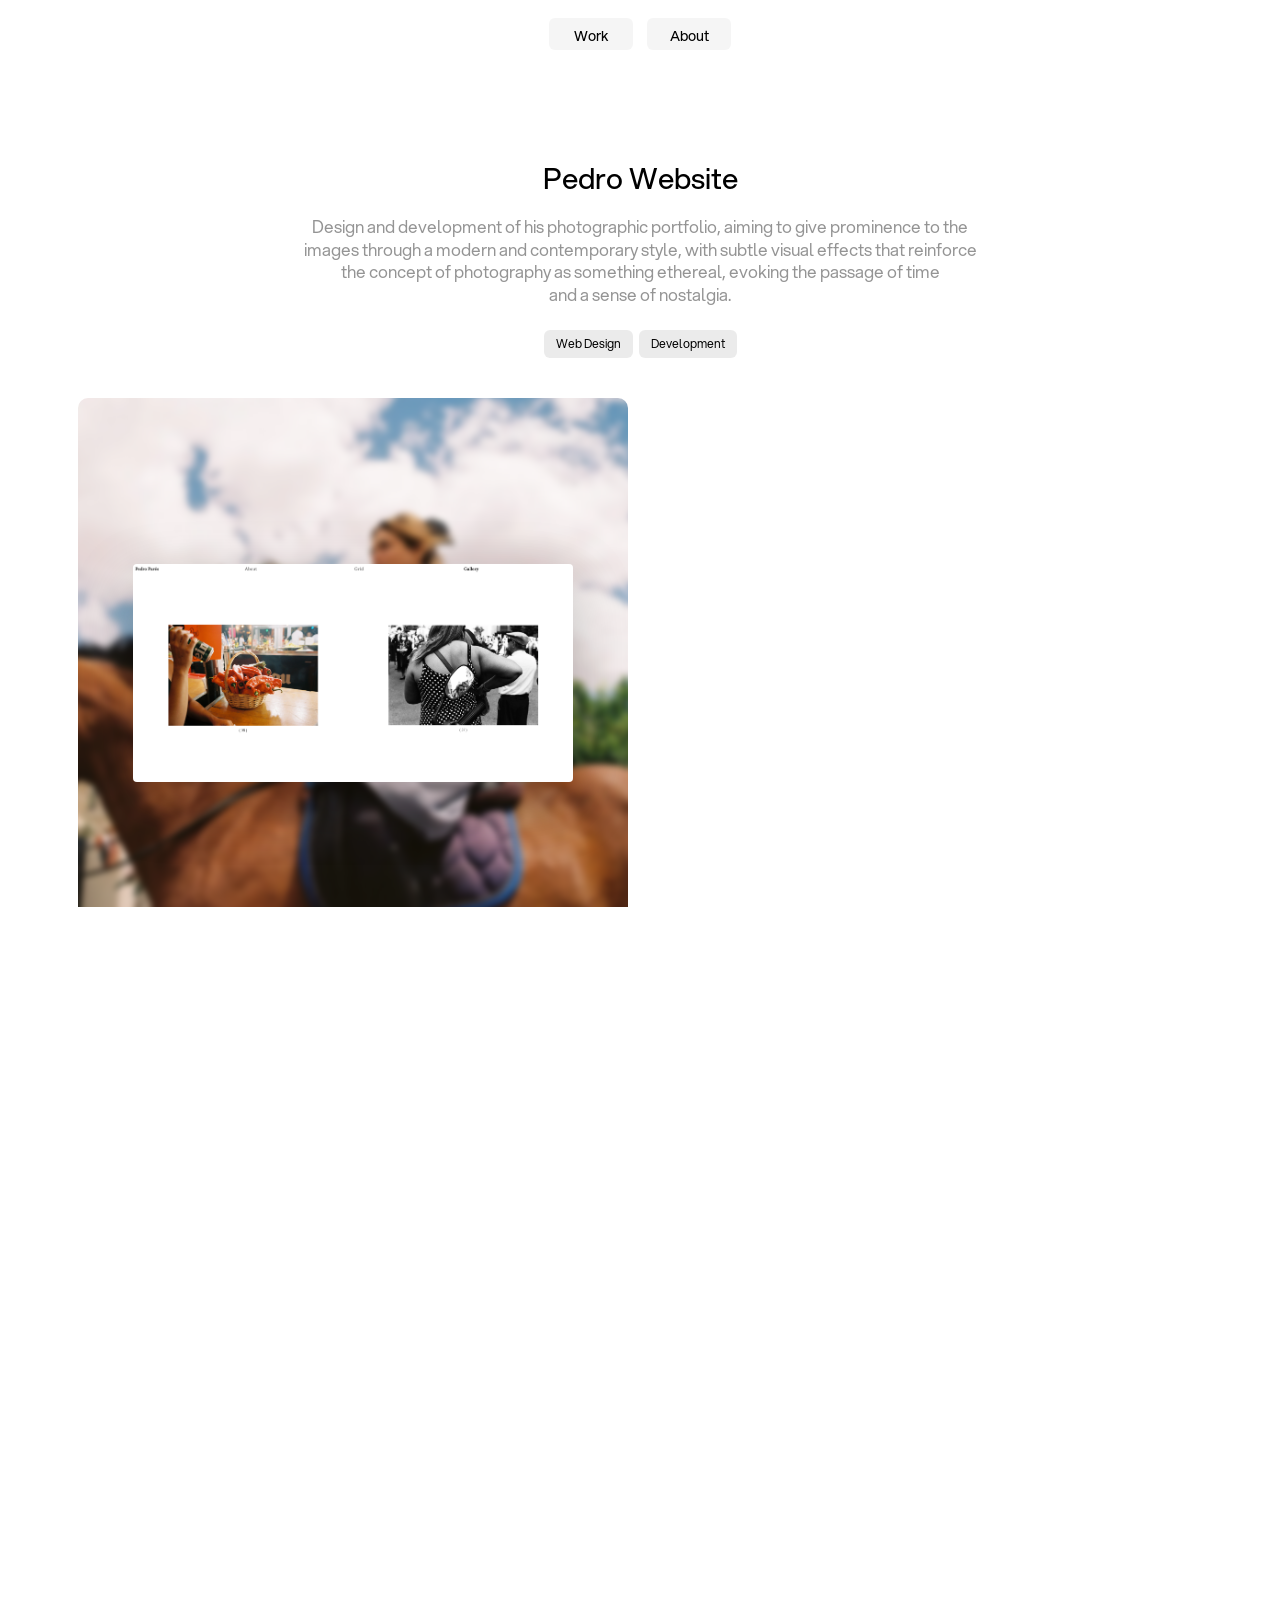
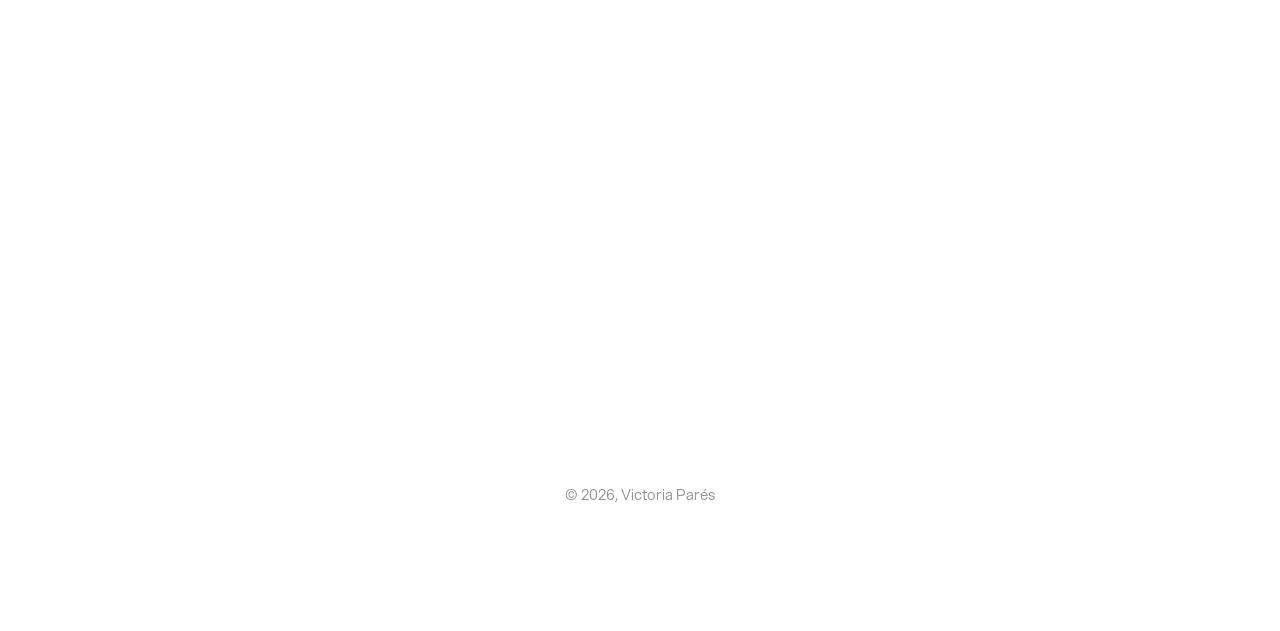
<file: Pedro.html>
<!DOCTYPE html>
<!--
    Designed & developed 
    by Victoria Parés
    © 2026
-->
<html lang="en">
<head>
    <meta charset="UTF-8">
    <meta name="viewport" content="width=device-width, initial-scale=1.0">
    <title>Pedro Website | Victoria Parés</title>
    <link rel="canonical" href="https://victoriapares.com/Pedro.html">
    <meta property="og:type" content="website">
    <meta property="og:site_name" content="Victoria Parés">
    <meta property="og:url" content="https://victoriapares.com/Pedro.html">
    <meta property="og:title" content="Pedro Website | Victoria Parés">
    <meta property="og:description" content="Web design and development of Pedro photographic portfolio.">
    <meta property="og:image" content="https://victoriapares.com/Media/og-pedro.jpg">
    <meta property="og:image:alt" content="Pedro photography portfolio website">
    <meta name="twitter:card" content="summary_large_image">
    <meta name="description" content="Victoria Parés, Digital Product Designer and Graphic Designer.">
    <link rel="preload" href="Fuentes/fonts/webfonts/Aspekta-100.woff2" as="font" type="font/woff2" crossorigin> <!--Donde poner la fuente de la web-->
    <link rel="stylesheet" href="css/index.css">
    <link rel="icon" type="image/png" href="/Media/favicon.png">
    <script defer src="js/index.js"></script>
</head>

<body>
    <div class="cursor-label" aria-hidden="true">View project</div>
    <!--HEADER-->
    <header class="header">

        <nav class="nav">
            <ul class="nav__ul">
                <li class="nav__li">
                    <a href="index.html" class="nav__a" title="Work">
                        Work
                    </a>
                </li>
                <li class="nav__li">
                    <a href="#" class="nav__a" id="aboutTrigger" title="About">
                        About
                    </a>
                </li>
            </ul>
        </nav>

    </header>
    <!--HEADER-->

    <!--MAIN-->
    <main>
    <!--ABOUT CONTAINER-->
        <div class="about-overlay">

        <div class="about-panel">
            <div class="div-panel__content">

                <div class="div-panel__cards">
                    <h2 class="h2-panel__titles">About</h2>
                    <p class="p-panel__about">I’m Victoria, a Venezuelan Digital Product  
                    and Graphic Designer based <br class="break-desktop">in Valencia, Spain.
                    Passionate about creating minimal, functional 
                    and accessible digital experiences that balance aesthetics, usability<br class="break-desktop"> and user needs.</p>
                    <hr class="hr-panel">
                    <p class="p-panel__about">My interests also include editorial design, corporate identity<br class="break-desktop"> and visual communication.</p>
                </div>

                <div class="div-panel__cards">
                    <h2 class="h2-panel__titles">Skills</h2>
                        <ul class="ul__skills">
                            <li class="li__skills">Product Design</li>
                            <li class="li__skills">UX/UI Design</li>
                            <li class="li__skills">Front-end Development</li>
                            <li class="li__skills">Editorial Design</li>
                            <li class="li__skills">Brand
                            Identity</li>
                            <li class="li__skills">Packaging</li>
                            <li class="li__skills">Art Direction</li>
                            <li class="li__skills">Wayfinding</li>
                        </ul>
                </div>

                <div class="div-panel__cards">
                    <h2 class="h2-panel__titles">Experience</h2>
                        <div class="div__about_information">
                            <div class="div__about_titles">
                                <h3 class="h3__about">UX/UI Design Intern</h3>
                                <h3 class="h3__about_date">2025</h3>
                            </div>
                            <h4 class="h4__about">Duacode</h4>
                        </div>

                        <div class="div__about_information">
                            <div class="div__about_titles">
                                <h3 class="h3__about">Graphic Design Intern</h3>
                                <h3 class="h3__about_date">2024</h3>
                            </div>
                            <h4 class="h4__about">Samaruc Estudio</h4>
                        </div>
                </div>

                <div class="div-panel__cards">
                    <h2 class="h2-panel__titles">Education</h2>
                        <div class="div__about_information">
                            <div class="div__about_titles">
                                <h3 class="h3__about">MA UX/UI and Front-End Development</h3>
                                <h3 class="h3__about_date">2026</h3>
                            </div>
                            <h4 class="h4__about">CEI Valencia</h4>
                        </div>

                        <div class="div__about_information">
                            <div class="div__about_titles">
                                <h3 class="h3__about">Graphic Design Degree</h3>
                                <h3 class="h3__about_date">2020-25</h3>
                            </div>
                            <h4 class="h4__about">EASD Valencia</h4>
                        </div>
                </div>

                <div class="div-panel__cards">
                    <h2 class="h2-panel__titles">Awards</h2>

                        <div class="div__about_information">
                            <div class="div__about_titles">
                                <h3 class="h3__about">Silver ADCV — Students Category</h3>
                                <h3 class="h3__about_date">2026</h3>
                            </div>
                            <h4 class="h4__about">ADCV</h4>
                        </div>
                </div>

                <div class="div-panel__cards div-panel__contact">
                    <div class="div__about_contact">
                        <h2 class="h2-panel__titles">Contact</h2>
                        <div class="div__about_enlaces">
                            <ul class="ul__about_enlaces">
                                <li class="li__about_enlaces"><a href="mailto:mavictoriapares@gmail.com" target="_blank" rel="noopener noreferrer">mavictoriapares@gmail.com</a></li>
                                <li class="li__about_enlaces"><a href="https://www.instagram.com/vickyparesm/" target="_blank" rel="noopener noreferrer">Instagram</a></li>
                                <li class="li__about_enlaces"><a href="https://www.linkedin.com/in/vickypares/" target="_blank" rel="noopener noreferrer">LinkedIn</a></li>
                            </ul>
                        </div>
                    </div>
                    <p class="p__about_info">
                    For more information <a href="Media/Victoria_Pares_CV_Product_Designer_Website.pdf" class="link__cv" target="_blank" rel="noopener noreferrer">download </a>my CV
                    </p>
            </div>

            </div>
        </div>
    </div>

        <!--PROJECT INFORMATION-->
        <div class="div__project_container container">

            <h1 class="h1__titles_projects">Pedro Website</h1>
            <p class="p__project_information">Design and development of his photographic portfolio, aiming to give prominence to the images through a modern and contemporary style, with subtle visual effects that reinforce the concept of photography as something ethereal, evoking the passage of time<br class="break-desktop"> and a sense of nostalgia. </p>
            <div class="div__scoope">
                <ul class="ul__skills">
                    <li class="li__skills">Web Design</li>
                    <li class="li__skills">Development</li>
                </ul>
            </div>

        </div>
        <!--IMAGES GALLERY-->
        <div class="div__gallery container">

            <div class="div__gallery_group">
                <div class="media__wrapper--framed">
                    <img src="Media/grid_19_color_new.webp" alt="Pedro Website Portfolio" class="media__bg">
                    <video
                        class="media__video--framed"
                        src="Media/Pedro_Video_2_compress.mp4"
                        poster="Media/foto_video.webp"
                        aria-label="Video 1 Web Pedro"
                        autoplay
                        muted
                        loop
                        playsinline
                        preload="metadata">
                    </video>
                </div>
                <video class="img__gallery" autoplay muted loop playsinline preload="auto" disablepictureinpicture>
                    <source src="Media/gif_fotos_pedro_compress.mp4" type="video/mp4">
                </video>
            </div>

            <div class="media__wrapper--framed media__color--wide" role="img" aria-label="Video 3 Web Pedro">
                <video
                    class="media__video--framed media__video--wide"
                    src="Media/Video_Pedro_3_Home_compress.mp4"
                    poster="Media/Video_Pedro_3_Home-1.webp"
                    aria-label="Video 3 Web Pedro"
                    autoplay
                    muted
                    loop
                    playsinline
                    preload="metadata">
                </video>
            </div>

            <div class="div__gallery_group">
                <picture>
                    <source srcset="Media/Foto_Pedro_4.webp" type="image/webp">
                    <img class="img__gallery" src="Media/Foto_Pedro_4.jpg" alt="Pedro Website Portfolio, close up" loading="lazy">
                </picture>
                <div class="media__wrapper--framed">
                    <img src="Media/grid_13_color_new.webp" alt="Pedro Website Portfolio, mobile version" class="media__bg">
                    <video
                        class="media__video--framed media__video--phone"
                        src="Media/video_movil_pedro.mp4"
                        poster="#"
                        aria-label="Video 4 Web Pedro"
                        autoplay
                        muted
                        loop
                        playsinline
                        preload="metadata">
                    </video>
                </div>
            </div>

        </div>
        <!--IMAGES GALLERY-->        

</main>
    <!--FOOTER-->
    <footer>
        <p class="p__footer">© 2026, Victoria Parés</p>
    </footer>
    <!--FOOTER-->
</body>
</html>
</file>
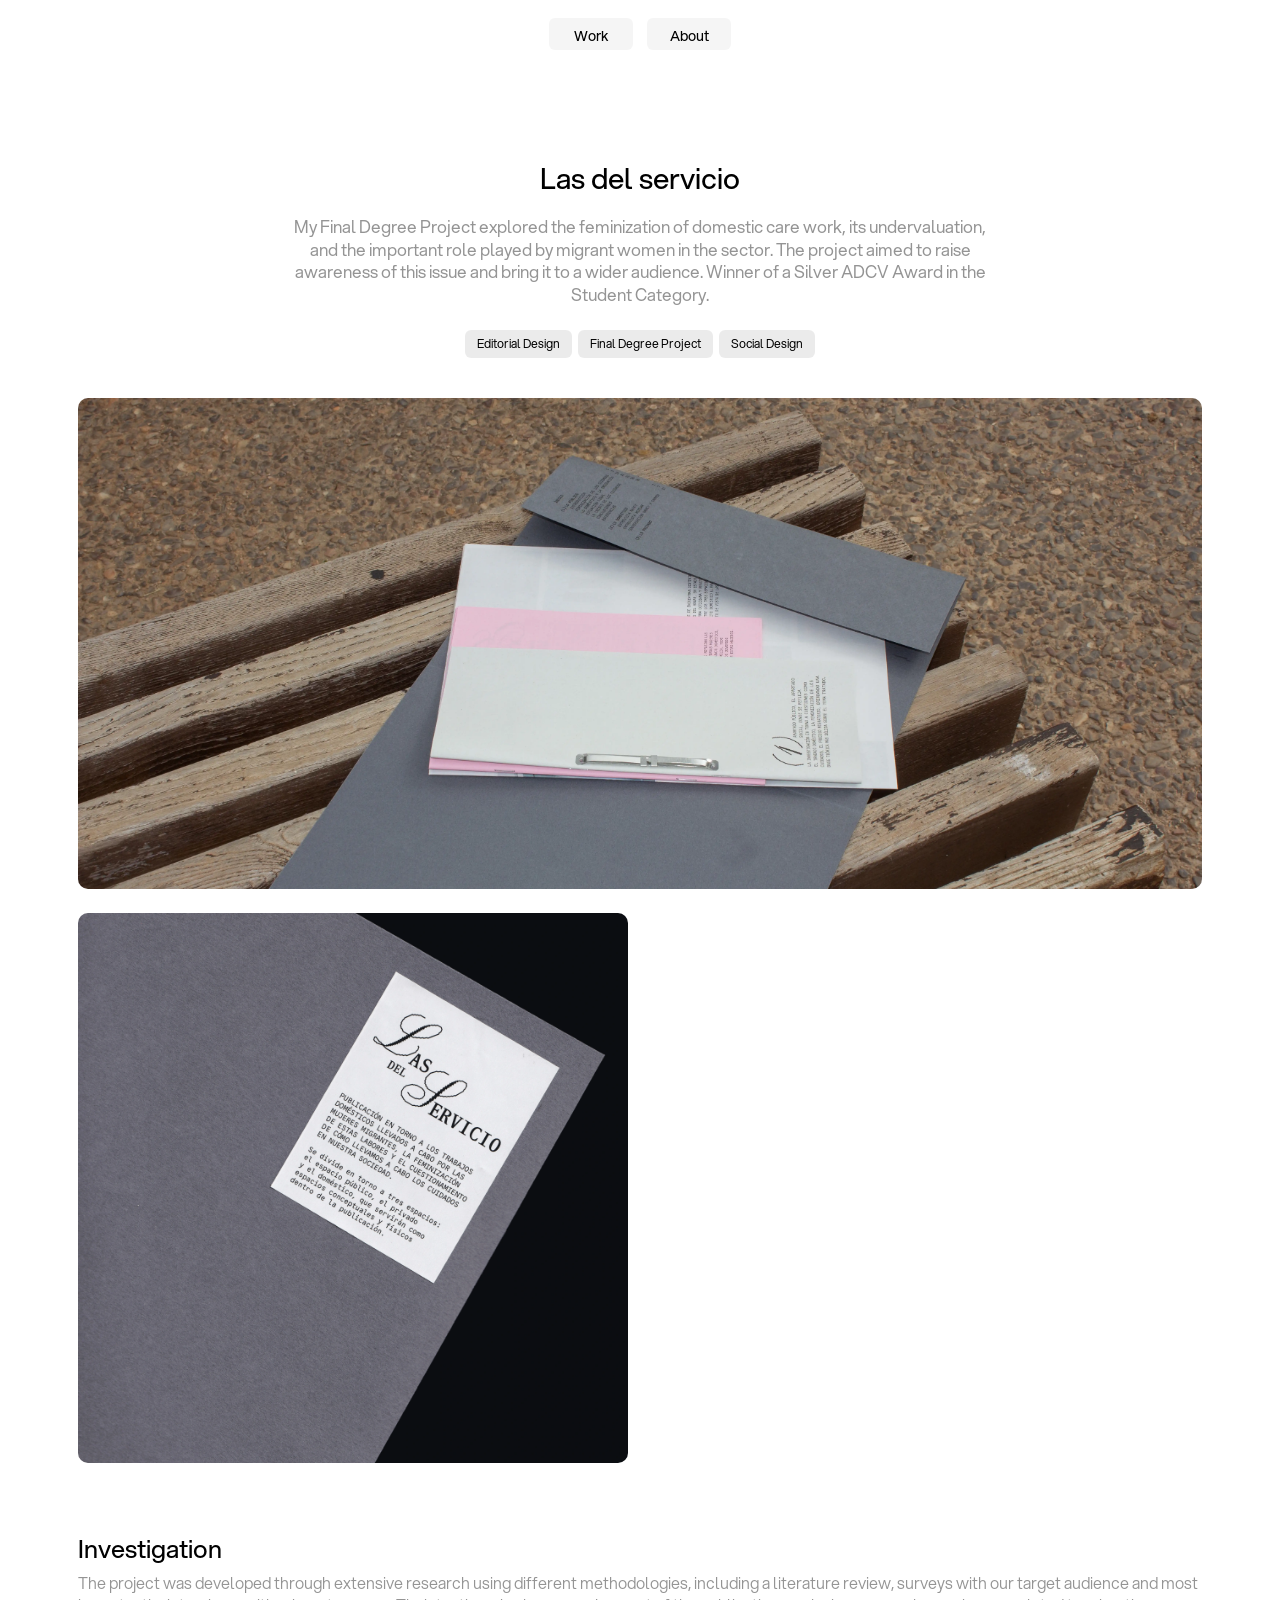
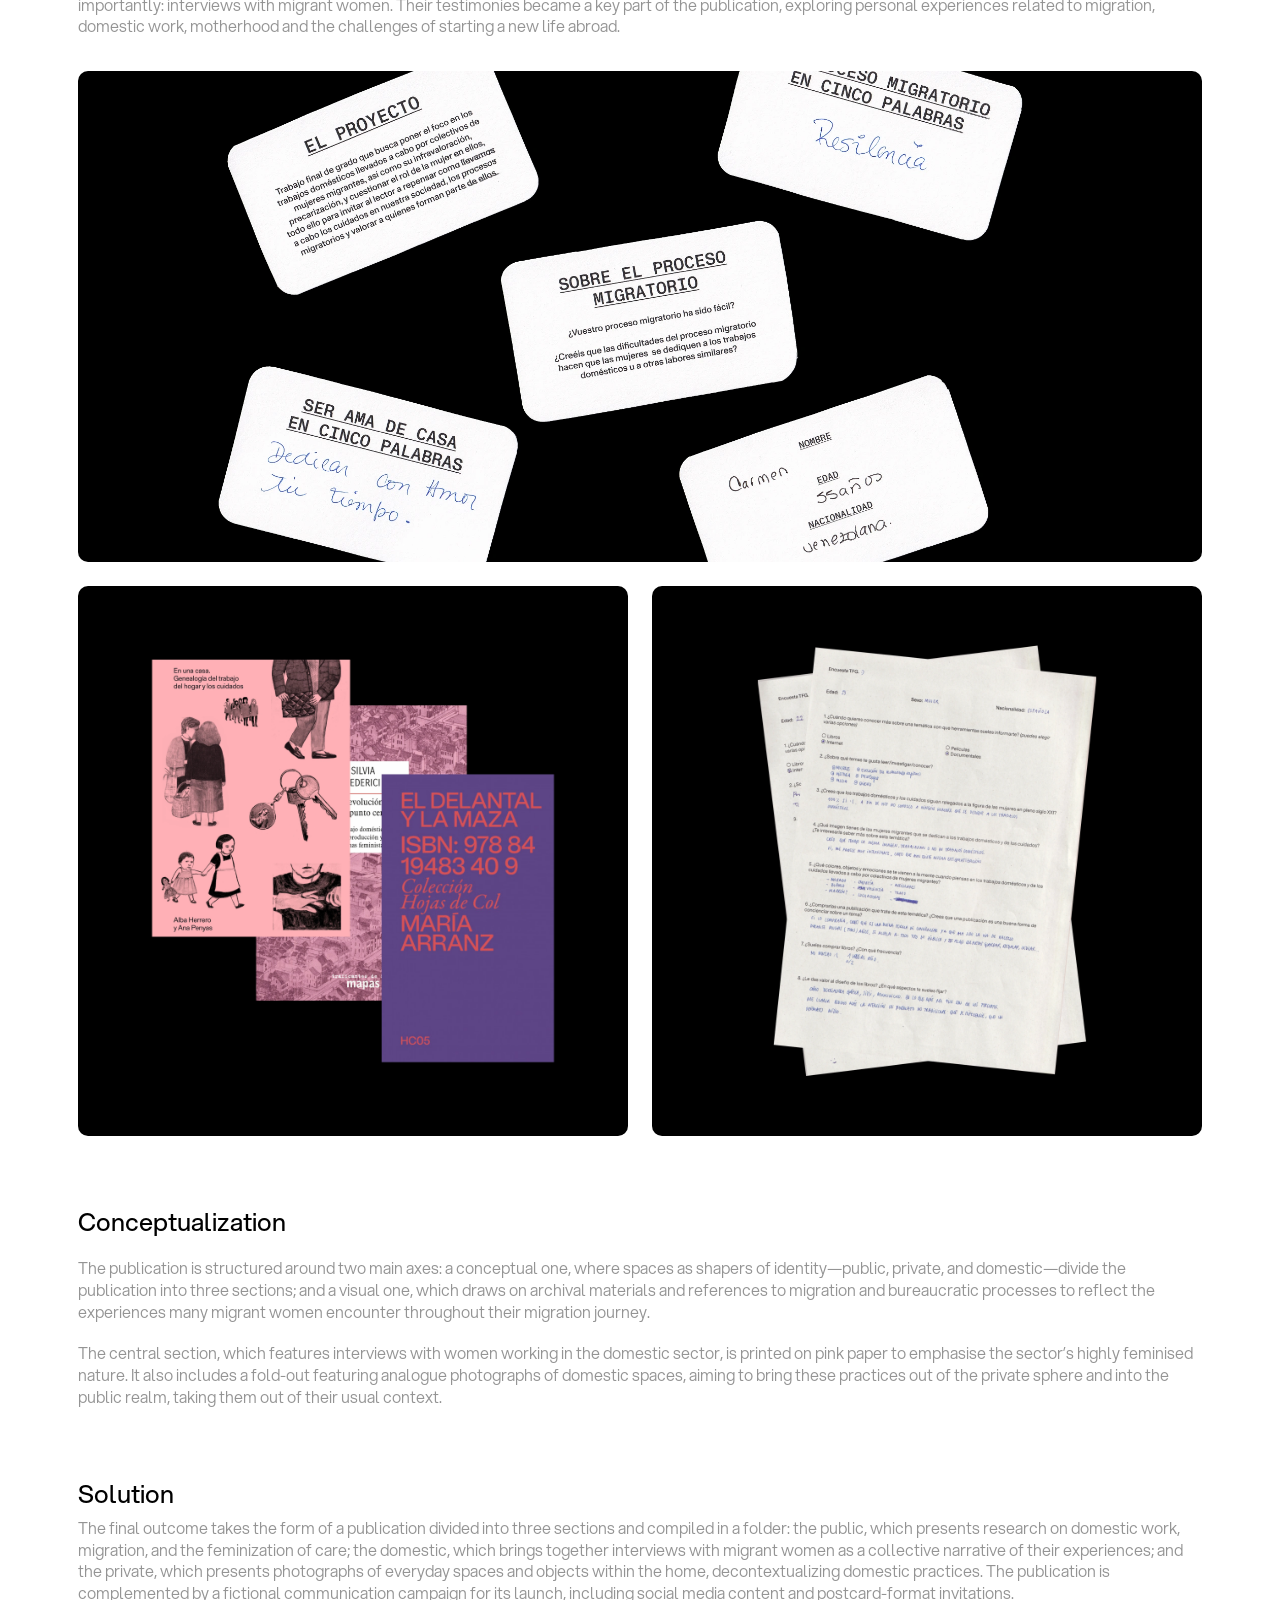
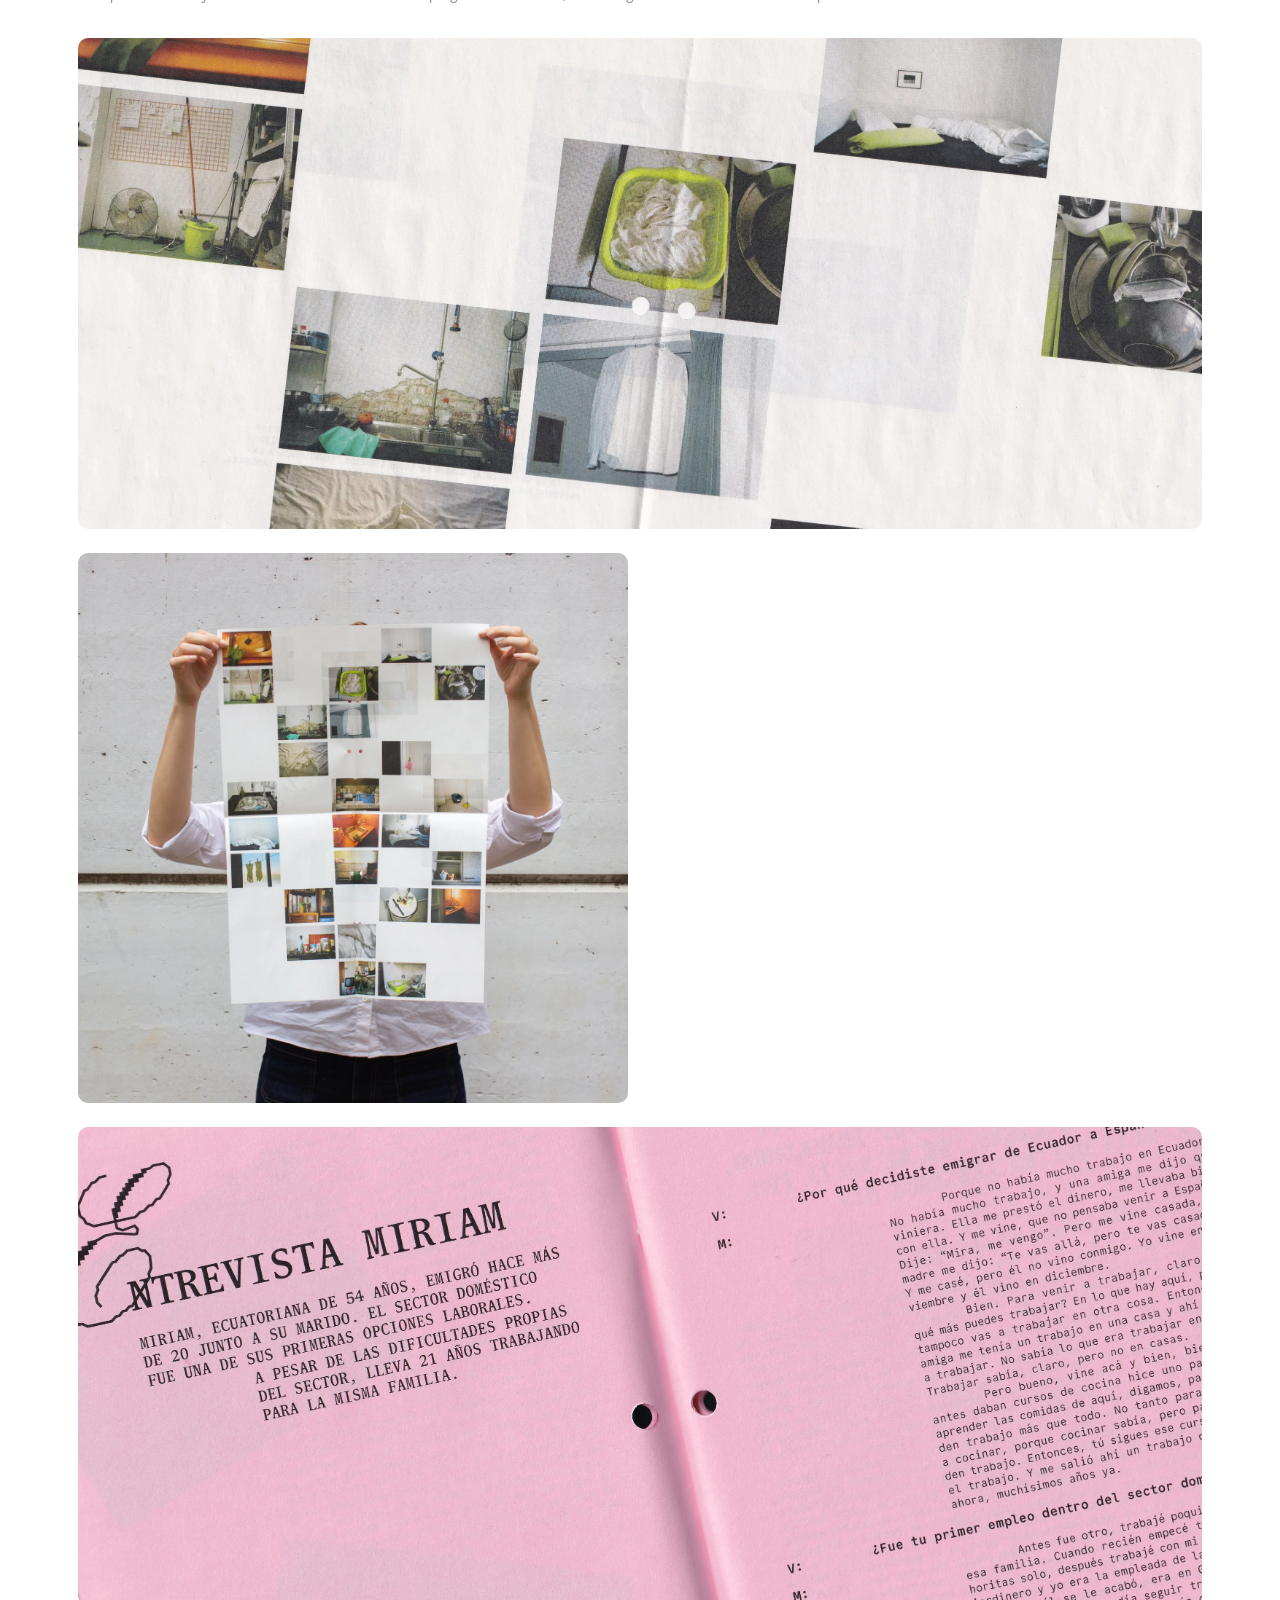
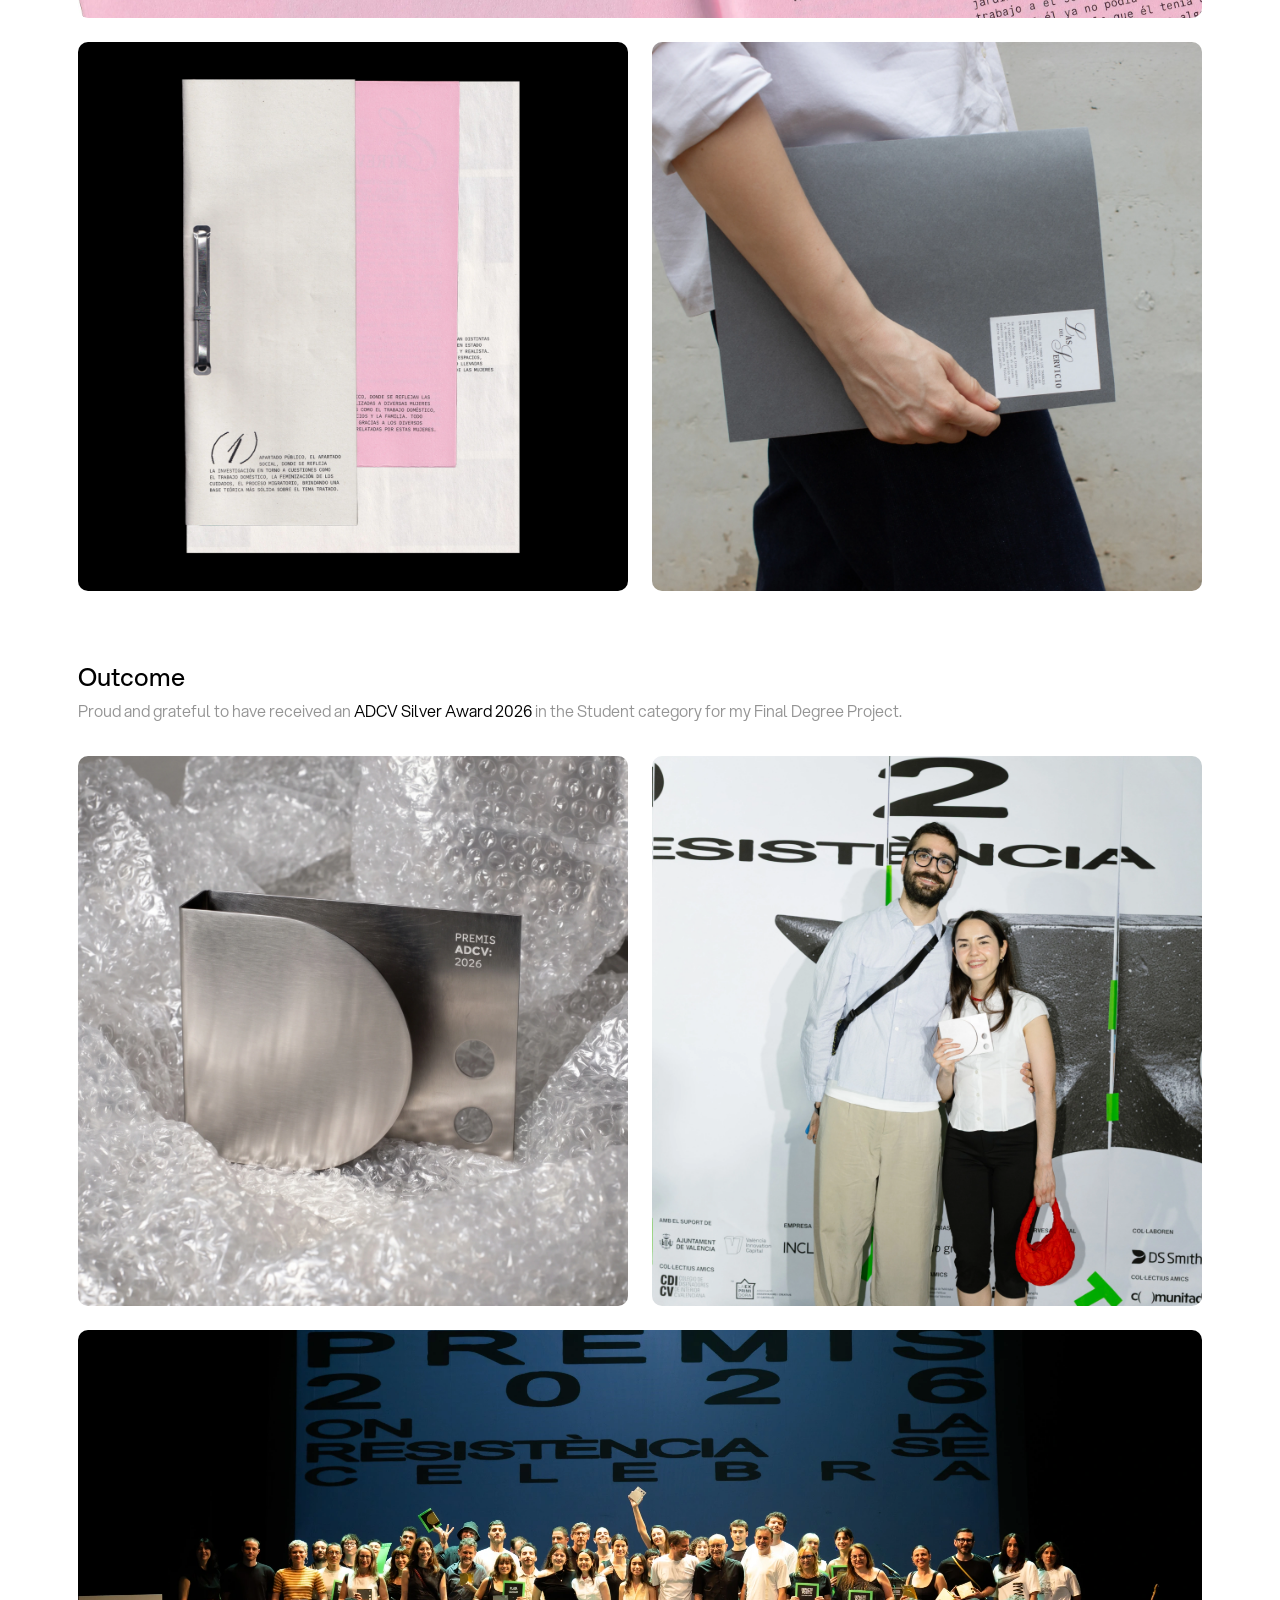
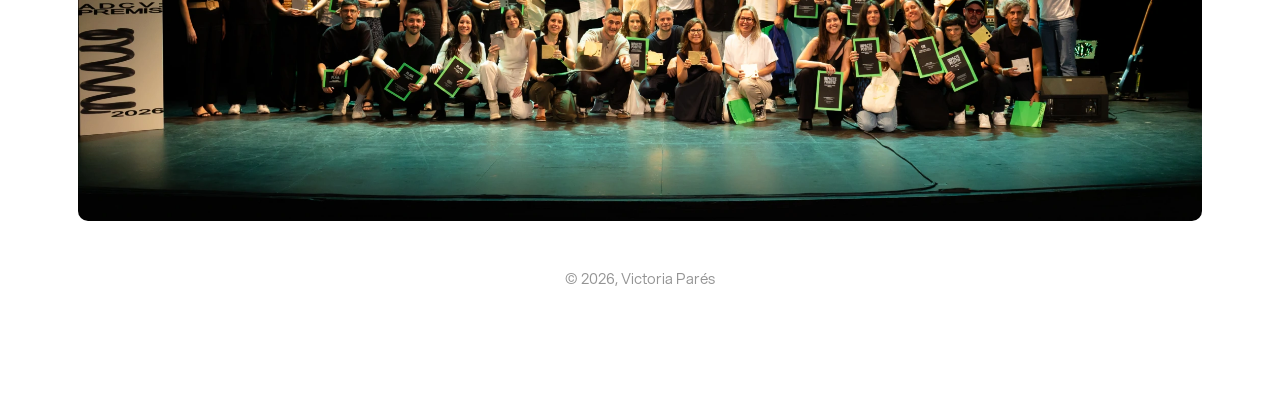
<file: tfg.html>
<!DOCTYPE html>
<!--
    Designed & developed 
    by Victoria Parés
    © 2026
-->
<html lang="en">
<head>
    <meta charset="UTF-8">
    <meta name="viewport" content="width=device-width, initial-scale=1.0">
    <title>Las del servicio | Victoria Parés</title>
    <link rel="canonical" href="https://victoriapares.com/tfg.html">
    <meta property="og:type" content="website">
    <meta property="og:site_name" content="Victoria Parés">
    <meta property="og:url" content="https://victoriapares.com/tfg.html">
    <meta property="og:title" content="Las del servicio | Victoria Parés">
    <meta property="og:description" content="Editorial design project on the feminization of domestic care work and migrant women. Silver ADCV Award 2026.">
    <meta property="og:image" content="https://victoriapares.com/Media/og-tfg.jpg">
    <meta property="og:image:alt" content="Las del servicio publication">
    <meta name="twitter:card" content="summary_large_image">
    <meta name="description" content="Victoria Parés, Digital Product Designer and Graphic Designer.">
    <link rel="preload" href="Fuentes/fonts/webfonts/Aspekta-100.woff2" as="font" type="font/woff2" crossorigin>
    <link rel="stylesheet" href="css/index.css">
    <link rel="icon" type="image/png" href="/Media/favicon.png">
    <script defer src="js/index.js"></script>
</head>

<body>
    <div class="cursor-label" aria-hidden="true">View project</div>
    <!--HEADER-->
    <header class="header">

        <nav class="nav">
            <ul class="nav__ul">
                <li class="nav__li">
                    <a href="index.html" class="nav__a" title="Work">
                        Work
                    </a>
                </li>
                <li class="nav__li">
                    <a href="#" class="nav__a" id="aboutTrigger" title="About">
                        About
                    </a>
                </li>
            </ul>
        </nav>

    </header>
    <!--HEADER-->

    <!--FIXED TAGS-->
    <div class="div__section_grid">
        <ul class="div__section_ul">
            <li class="div__section_li"><a href="#investigation">Investigation</a></li>
            <li class="div__section_li"><a href="#conceptualization">Conceptualization</a></li>
            <li class="div__section_li"><a href="#solution">Solution</a></li>
            <li class="div__section_li"><a href="#outcome">Outcome</a></li>
        </ul>
    </div>
    <!--FIXED TAGS-->

    <!--MAIN-->
    <main>
    <!--ABOUT CONTAINER-->
        <div class="about-overlay">

        <div class="about-panel">
            <div class="div-panel__content">

                <div class="div-panel__cards">
                    <h2 class="h2-panel__titles">About</h2>
                    <p class="p-panel__about">I’m Victoria, a Venezuelan Digital Product  
                    and Graphic Designer based <br class="break-desktop">in Valencia, Spain.
                    Passionate about creating minimal, functional 
                    and accessible digital experiences that balance aesthetics, usability<br class="break-desktop"> and user needs.</p>
                    <hr class="hr-panel">
                    <p class="p-panel__about">My interests also include editorial design, corporate identity<br class="break-desktop"> and visual communication.</p>
                </div>

                <div class="div-panel__cards">
                    <h2 class="h2-panel__titles">Skills</h2>
                        <ul class="ul__skills">
                            <li class="li__skills">Product Design</li>
                            <li class="li__skills">UX/UI Design</li>
                            <li class="li__skills">Front-end Development</li>
                            <li class="li__skills">Editorial Design</li>
                            <li class="li__skills">Brand
                            Identity</li>
                            <li class="li__skills">Packaging</li>
                            <li class="li__skills">Art Direction</li>
                            <li class="li__skills">Wayfinding</li>
                        </ul>
                </div>

                <div class="div-panel__cards">
                    <h2 class="h2-panel__titles">Experience</h2>
                        <div class="div__about_information">
                            <div class="div__about_titles">
                                <h3 class="h3__about">UX/UI Design Intern</h3>
                                <h3 class="h3__about_date">2025</h3>
                            </div>
                            <h4 class="h4__about">Duacode</h4>
                        </div>

                        <div class="div__about_information">
                            <div class="div__about_titles">
                                <h3 class="h3__about">Graphic Design Intern</h3>
                                <h3 class="h3__about_date">2024</h3>
                            </div>
                            <h4 class="h4__about">Samaruc Estudio</h4>
                        </div>
                </div>

                <div class="div-panel__cards">
                    <h2 class="h2-panel__titles">Education</h2>
                        <div class="div__about_information">
                            <div class="div__about_titles">
                                <h3 class="h3__about">MA UX/UI and Front-End Development</h3>
                                <h3 class="h3__about_date">2026</h3>
                            </div>
                            <h4 class="h4__about">CEI Valencia</h4>
                        </div>

                        <div class="div__about_information">
                            <div class="div__about_titles">
                                <h3 class="h3__about">Graphic Design Degree</h3>
                                <h3 class="h3__about_date">2020-25</h3>
                            </div>
                            <h4 class="h4__about">EASD Valencia</h4>
                        </div>
                </div>

                <div class="div-panel__cards">
                    <h2 class="h2-panel__titles">Awards</h2>

                        <div class="div__about_information">
                            <div class="div__about_titles">
                                <h3 class="h3__about">Silver ADCV — Students Category</h3>
                                <h3 class="h3__about_date">2026</h3>
                            </div>
                            <h4 class="h4__about">ADCV</h4>
                        </div>
                </div>

                <div class="div-panel__cards div-panel__contact">
                    <div class="div__about_contact">
                        <h2 class="h2-panel__titles">Contact</h2>
                        <div class="div__about_enlaces">
                            <ul class="ul__about_enlaces">
                                <li class="li__about_enlaces"><a href="mailto:mavictoriapares@gmail.com" target="_blank" rel="noopener noreferrer">mavictoriapares@gmail.com</a></li>
                                <li class="li__about_enlaces"><a href="https://www.instagram.com/vickyparesm/" target="_blank" rel="noopener noreferrer">Instagram</a></li>
                                <li class="li__about_enlaces"><a href="https://www.linkedin.com/in/vickypares/" target="_blank" rel="noopener noreferrer">LinkedIn</a></li>
                            </ul>
                        </div>
                    </div>
                    <p class="p__about_info">
                    For more information <a href="Media/Victoria_Pares_CV_Product_Designer_Website.pdf" class="link__cv" target="_blank" rel="noopener noreferrer">download </a>my CV
                    </p>
            </div>

            </div>
        </div>
    </div>

        <!--PROJECT INFORMATION-->
        <div class="div__project_container container">

            <h1 class="h1__titles_projects">Las del servicio</h1>
            <p class="p__project_information">My Final Degree Project explored the feminization of domestic care work, its undervaluation, and the important role played by migrant women in the sector. The project aimed to raise awareness of this issue and bring it to a wider audience. Winner of a Silver ADCV Award in the Student Category.</p>
            <div class="div__scoope">
                <ul class="ul__skills">
                    <li class="li__skills">Editorial Design</li>
                    <li class="li__skills">Final Degree Project</li>
                    <li class="li__skills">Social Design</li>
                </ul>
            </div>

        </div>
        <!--PROJECT INFORMATION-->

        <!--IMAGES GALLERY-->
        <div class="div__gallery container">
            <picture>
                <source srcset="Media/Proyecto_2_Overview1.webp" type="image/webp">
                <img src="Media/Proyecto_2_Overview1.jpg" alt="Las del servicio complete project" loading="lazy">
            </picture>
            <div class="div__gallery_group">
                <picture>
                    <source srcset="Media/Proyecto_2_Overview2.webp" type="image/webp">
                    <img src="Media/Proyecto_2_Overview2.jpg" alt="Cover of the publication Las del servicio" loading="lazy">
                </picture>
                <video autoplay muted loop playsinline preload="auto" disablepictureinpicture>
                    <source src="Media/Proyecto2_Video_Intro_compress.mp4" type="video/mp4">
                </video>
            </div>
        </div>
        <!--IMAGES GALLERY-->

        <!-- INVESTIGATION-->
        <div class="div__research container" id="investigation">

            <div class="div__content_text">
                <h2 class="h2__content_title">Investigation</h2>
                <p class="p__content_information">The project was developed through extensive research using different methodologies, including a literature review, surveys with our target audience and most importantly: interviews with migrant women. Their testimonies became a key part of the publication, exploring personal experiences related to migration, domestic work, motherhood and the challenges of starting a new life abroad.</p>
            </div>

            <div class="div__gallery">
                <picture>
                    <source srcset="Media/Proyecto_2_Entrevistas.webp" type="image/webp">
                    <img src="Media/Proyecto_2_Entrevistas.jpg" alt="Interview with a migrant domestic worker for the research phase" loading="lazy">
                </picture>
                <div class="div__gallery_group">
                    <picture>
                        <source srcset="Media/Proyecto_2_InvestigacionLibros.webp" type="image/webp">
                        <img src="Media/Proyecto_2_InvestigacionLibros.jpg" alt="Publications used in the research phase" loading="lazy">
                    </picture>
                    <picture>
                        <source srcset="Media/Proyecto_2_InvestigacionTest.webp" type="image/webp">
                        <img src="Media/Proyecto_2_InvestigacionTest.webp" alt="Interviews made to the target audience" loading="lazy">
                    </picture>
                </div>
            </div>

        </div>
        <!-- INVESTIGATION-->

        <!--CONCEPTUALIZATION-->
        <div class="div__research container" id="conceptualization">

            <div class="div__content_text div__content_text--decisions">
                <h2 class="h2__content_title">Conceptualization</h2>
                <p class="p__content_information">The publication is structured around two main axes: a conceptual one, where spaces as shapers of identity—public, private, and domestic—divide the publication into three sections; and a visual one, which draws on archival materials and references to migration and bureaucratic processes to reflect the experiences many migrant women encounter throughout their migration journey.
                </p>
                <p class="p__content_information">The central section, which features interviews with women working in the domestic sector, is printed on pink paper to emphasise the sector’s highly feminised nature. It also includes a fold-out featuring analogue photographs of domestic spaces, aiming to bring these practices out of the private sphere and into the public realm, taking them out of their usual context.
            </div>

        </div>
        <!--CONCEPTUALIZATION-->

        <!--SOLUTION-->
        <div class="div__research container" id="solution">

            <div class="div__content_text">
                <h2 class="h2__content_title">Solution</h2>
                <p class="p__content_information">The final outcome takes the form of a publication divided into three sections and compiled in a folder: the public, which presents research on domestic work, migration, and the feminization of care; the domestic, which brings together interviews with migrant women as a collective narrative of their experiences; and the private, which presents photographs of everyday spaces and objects within the home, decontextualizing domestic practices. The publication is complemented by a fictional communication campaign for its launch, including social media content and postcard-format invitations.</p>
            </div>

            <div class="div__gallery">
                <picture>
                    <source srcset="Media/Proyecto2_Solution5.webp" type="image/webp">
                    <img src="Media/Proyecto2_Solution5.jpg" alt="Unfolded publication poster" loading="lazy">
                </picture>
                <div class="div__gallery_group">
                    <picture>
                        <source srcset="Media/Proyecto_2_Solution2.webp" type="image/webp">
                        <img src="Media/Proyecto_2_Solution2.jpg" alt="Publication poster displayed while being held" loading="lazy">
                    </picture>
                    <video autoplay muted loop playsinline preload="metadata" disablepictureinpicture>
                        <source src="Media/Proyecto_2_Video_Invitaciones.mp4" type="video/mp4">
                    </video>
                </div>
                <picture>
                    <source srcset="Media/Proyecto_2_Solution.webp" type="image/webp">
                    <img src="Media/Proyecto_2_Solution.jpg" alt="Printed publication Las del servicio with pink pages" loading="lazy">
                </picture>
                <div class="div__gallery_group">
                    <picture>
                        <source srcset="Media/Proyecto_2_Conceptualization1.webp" type="image/webp">
                        <img src="Media/Proyecto_2_Conceptualization1.jpg" alt="The publication scanned" loading="lazy">
                    </picture>
                    <picture>
                        <source srcset="Media/Proyecto_2_Solution7.webp" type="image/webp">
                        <img src="Media/Proyecto_2_Solution7.jpg" alt="The publication being held" loading="lazy">
                    </picture>
                </div>
            </div>

        </div>
        <!--SOLUTION-->

        <!--OUTCOME-->
        <div class="div__research container" id="outcome">

            <div class="div__content_text">
                <h2 class="h2__content_title">Outcome</h2>
                <p class="p__content_information">Proud and grateful to have received an <a href="https://premiosadcv.com/proyectos/las-del-servicio/" class="link__external" target="_blank" rel="noopener noreferrer">ADCV Silver Award 2026</a> in the Student category for my Final Degree Project.</p>
            </div>
            <div class="div__gallery">
                <div class="div__gallery_group">
                    <picture>
                        <source srcset="Media/Proyecto_2_ADCVPremio.webp" type="image/webp">
                        <img src="Media/Proyecto_2_ADCVPremio.jpg" alt="ADCV Silver Award" loading="lazy">
                    </picture>
                    <picture>
                        <source srcset="Media/Proyecto_2_ADCVGala.webp" type="image/webp">
                        <img src="Media/Proyecto_2_ADCVGala.jpg" alt="Victoria holding her ADCV Silver Award" loading="lazy">
                    </picture>
                </div>
                <picture>
                    <source srcset="Media/Proyecto_2_FotoADCVGrupo.webp" type="image/webp">
                    <img src="Media/Proyecto_2_FotoADCVGrupo.jpg" alt="Group photo of the award winners at the ADCV ceremony" loading="lazy">
                </picture>
            </div>

        </div>
        <!--OUTCOME-->
        

</main>
    <!--FOOTER-->
    <footer>
        <p class="p__footer">© 2026, Victoria Parés</p>
    </footer>
    <!--FOOTER-->
</body>
</html>
</file>
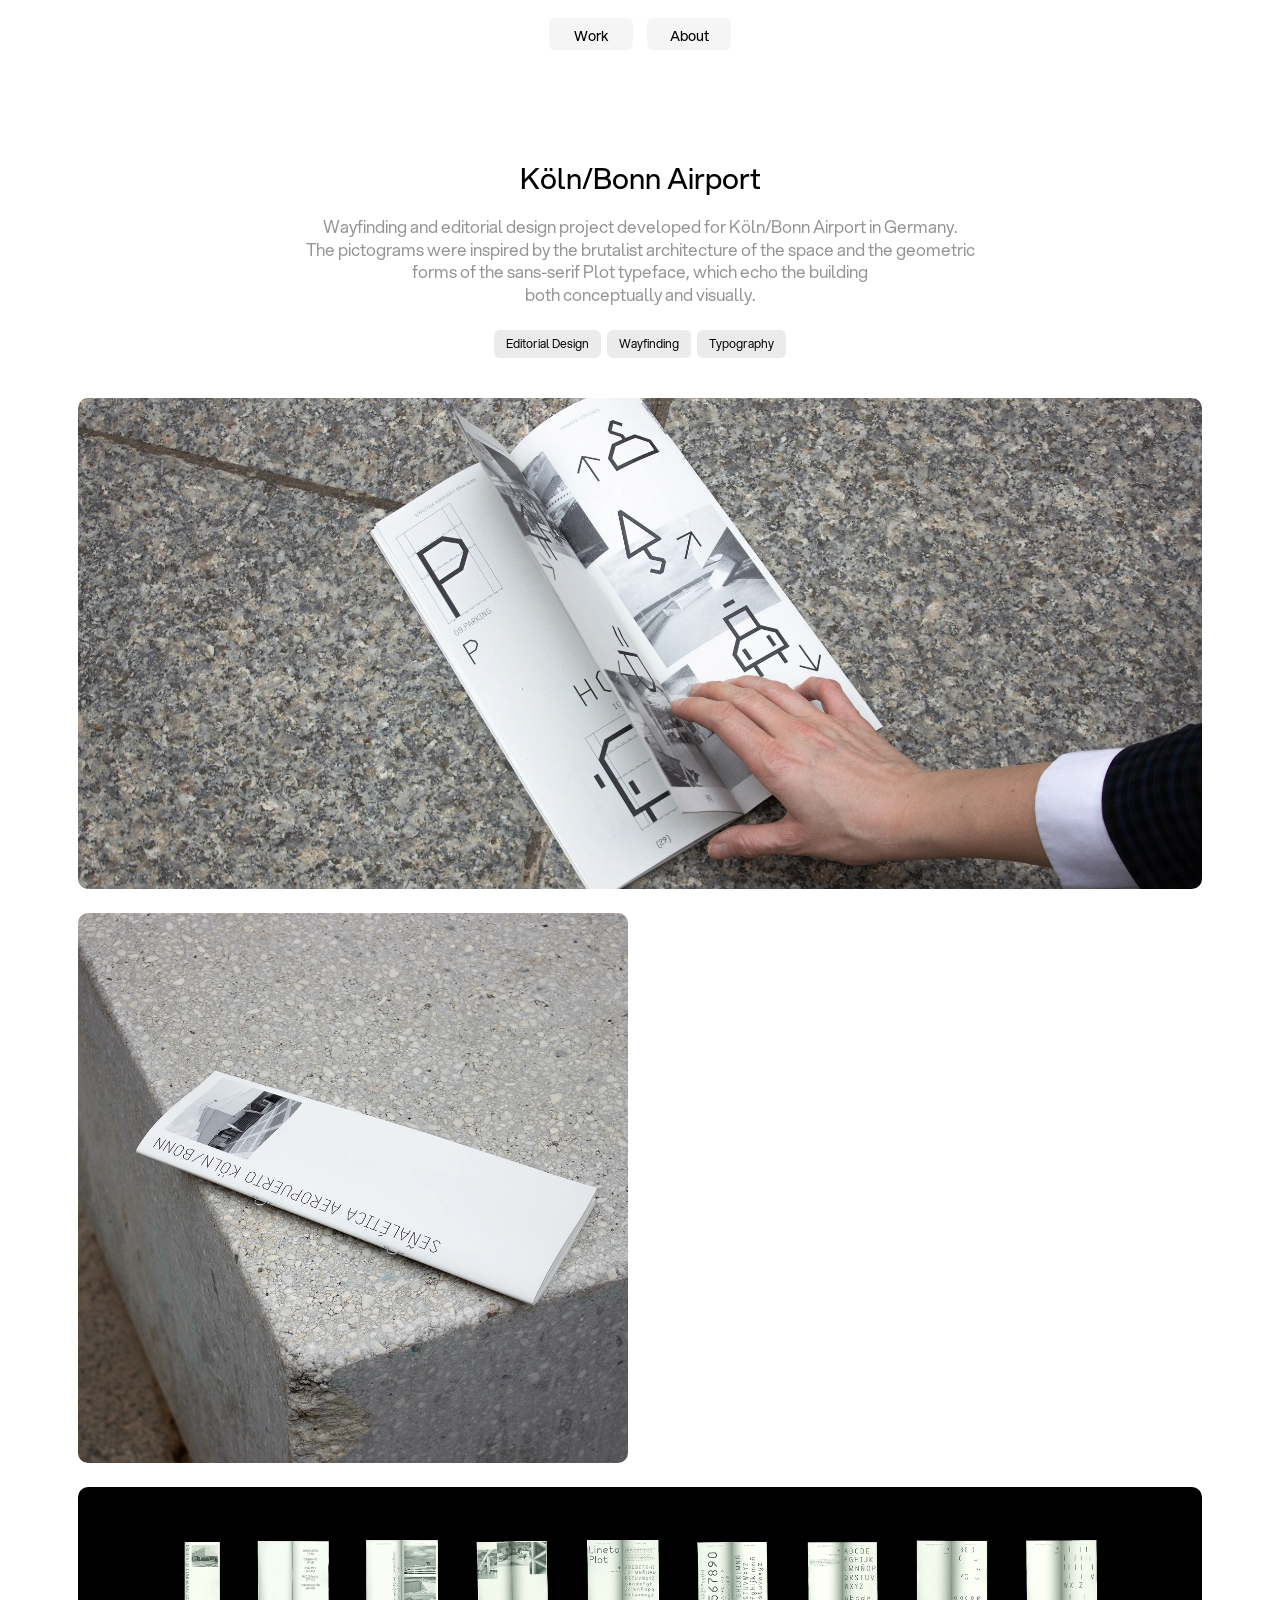
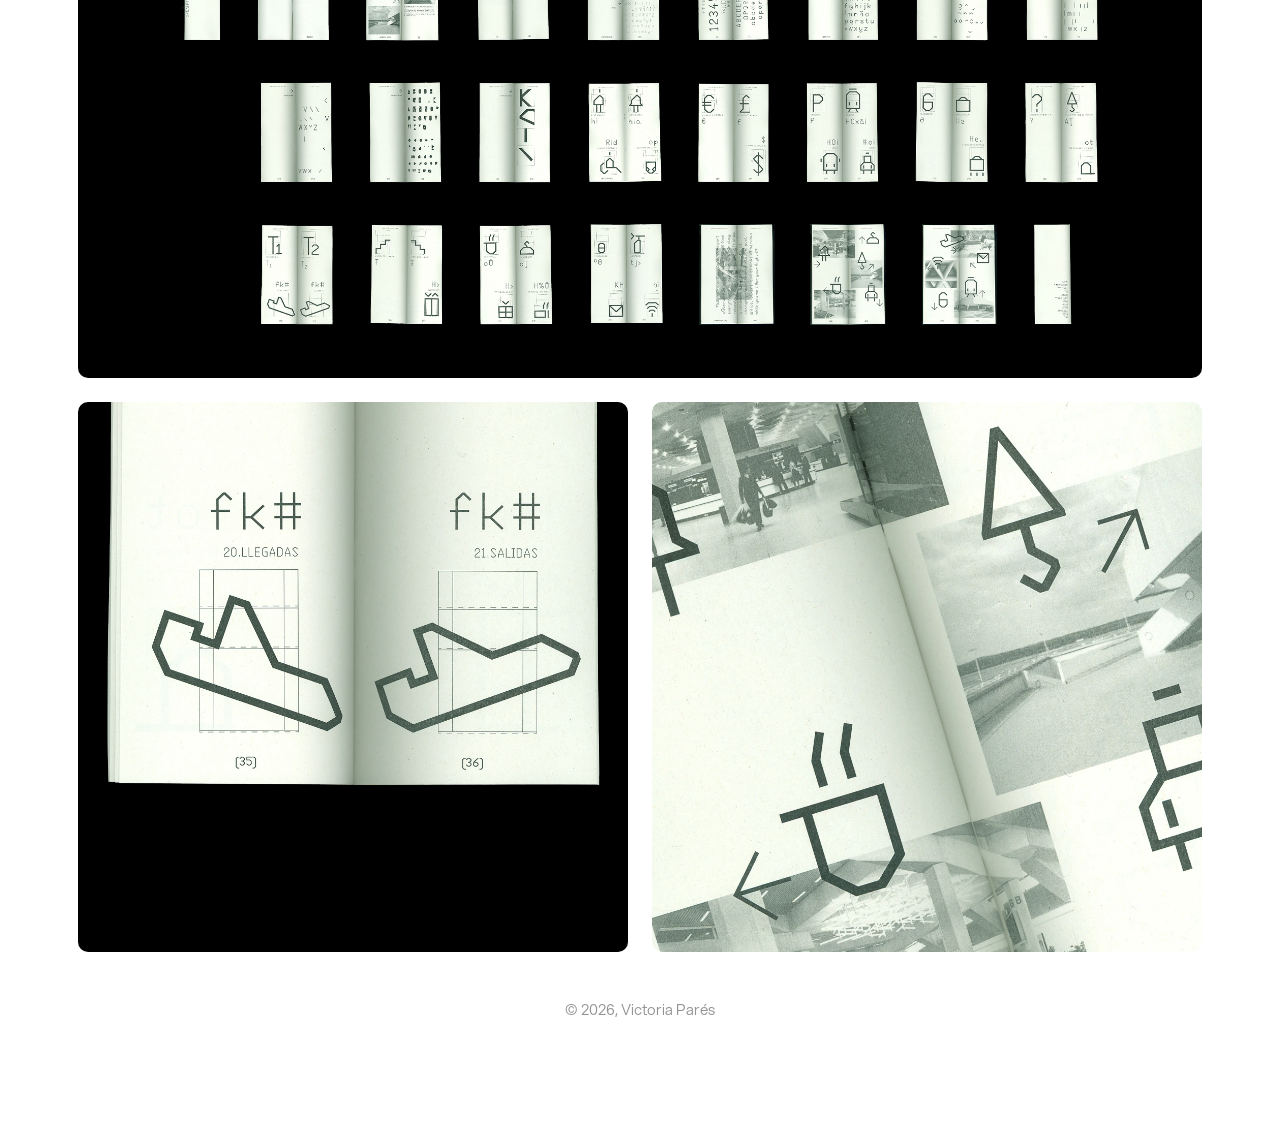
<file: Wayfinding.html>
<!DOCTYPE html>
<!--
    Designed & developed 
    by Victoria Parés
    © 2026
-->
<html lang="en">
<head>
    <meta charset="UTF-8">
    <meta name="viewport" content="width=device-width, initial-scale=1.0">
    <title>Köln/Bonn Airport | Victoria Parés</title>
    <link rel="canonical" href="https://victoriapares.com/Wayfinding.html">
    <meta property="og:type" content="website">
    <meta property="og:site_name" content="Victoria Parés">
    <meta property="og:url" content="https://victoriapares.com/Wayfinding.html">
    <meta property="og:title" content="Köln/Bonn Airport | Victoria Parés">
    <meta property="og:description" content="Wayfinding and editorial design project with pictograms inspired by the airport's brutalist architecture.">
    <meta property="og:image" content="https://victoriapares.com/Media/og-wayfinding.jpg">
    <meta property="og:image:alt" content="Köln/Bonn Airport wayfinding signage">
    <meta name="twitter:card" content="summary_large_image">
    <meta name="description" content="Product Digital and Graphic Designer based in Valencia, Spain.">
    <link rel="preload" href="Fuentes/fonts/webfonts/Aspekta-100.woff2" as="font" type="font/woff2" crossorigin> <!--Donde poner la fuente de la web-->
    <link rel="stylesheet" href="css/index.css">
    <link rel="icon" type="image/png" href="/Media/favicon.png">
    <script defer src="js/index.js"></script>
</head>

<body>
    <div class="cursor-label" aria-hidden="true">View project</div>
    <!--HEADER-->
    <header class="header">

        <nav class="nav">
            <ul class="nav__ul">
                <li class="nav__li">
                    <a href="index.html" class="nav__a" title="Work">
                        Work
                    </a>
                </li>
                <li class="nav__li">
                    <a href="#" class="nav__a" id="aboutTrigger" title="About">
                        About
                    </a>
                </li>
            </ul>
        </nav>

    </header>
    <!--HEADER-->

    <!--MAIN-->
    <main>
    <!--ABOUT CONTAINER-->
        <div class="about-overlay">

        <div class="about-panel">
            <div class="div-panel__content">

                <div class="div-panel__cards">
                    <h2 class="h2-panel__titles">About</h2>
                    <p class="p-panel__about">I’m Victoria, a Venezuelan Digital Product  
                    and Graphic Designer based <br class="break-desktop">in Valencia, Spain.
                    Passionate about creating minimal, functional 
                    and accessible digital experiences that balance aesthetics, usability<br class="break-desktop"> and user needs.</p>
                    <hr class="hr-panel">
                    <p class="p-panel__about">My interests also include editorial design, corporate identity<br class="break-desktop"> and visual communication.</p>
                </div>

                <div class="div-panel__cards">
                    <h2 class="h2-panel__titles">Skills</h2>
                        <ul class="ul__skills">
                            <li class="li__skills">Product Design</li>
                            <li class="li__skills">UX/UI Design</li>
                            <li class="li__skills">Front-end Development</li>
                            <li class="li__skills">Editorial Design</li>
                            <li class="li__skills">Brand
                            Identity</li>
                            <li class="li__skills">Packaging</li>
                            <li class="li__skills">Art Direction</li>
                            <li class="li__skills">Wayfinding</li>
                        </ul>
                </div>

                <div class="div-panel__cards">
                    <h2 class="h2-panel__titles">Experience</h2>
                        <div class="div__about_information">
                            <div class="div__about_titles">
                                <h3 class="h3__about">UX/UI Design Intern</h3>
                                <h3 class="h3__about_date">2025</h3>
                            </div>
                            <h4 class="h4__about">Duacode</h4>
                        </div>

                        <div class="div__about_information">
                            <div class="div__about_titles">
                                <h3 class="h3__about">Graphic Design Intern</h3>
                                <h3 class="h3__about_date">2024</h3>
                            </div>
                            <h4 class="h4__about">Samaruc Estudio</h4>
                        </div>
                </div>

                <div class="div-panel__cards">
                    <h2 class="h2-panel__titles">Education</h2>
                        <div class="div__about_information">
                            <div class="div__about_titles">
                                <h3 class="h3__about">MA UX/UI and Front-End Development</h3>
                                <h3 class="h3__about_date">2026</h3>
                            </div>
                            <h4 class="h4__about">CEI Valencia</h4>
                        </div>

                        <div class="div__about_information">
                            <div class="div__about_titles">
                                <h3 class="h3__about">Graphic Design Degree</h3>
                                <h3 class="h3__about_date">2020-25</h3>
                            </div>
                            <h4 class="h4__about">EASD Valencia</h4>
                        </div>
                </div>

                <div class="div-panel__cards">
                    <h2 class="h2-panel__titles">Awards</h2>

                        <div class="div__about_information">
                            <div class="div__about_titles">
                                <h3 class="h3__about">Silver ADCV — Students Category</h3>
                                <h3 class="h3__about_date">2026</h3>
                            </div>
                            <h4 class="h4__about">ADCV</h4>
                        </div>
                </div>

                <div class="div-panel__cards div-panel__contact">
                    <div class="div__about_contact">
                        <h2 class="h2-panel__titles">Contact</h2>
                        <div class="div__about_enlaces">
                            <ul class="ul__about_enlaces">
                                <li class="li__about_enlaces"><a href="mailto:mavictoriapares@gmail.com" target="_blank" rel="noopener noreferrer">mavictoriapares@gmail.com</a></li>
                                <li class="li__about_enlaces"><a href="https://www.instagram.com/vickyparesm/" target="_blank" rel="noopener noreferrer">Instagram</a></li>
                                <li class="li__about_enlaces"><a href="https://www.linkedin.com/in/vickypares/" target="_blank" rel="noopener noreferrer">LinkedIn</a></li>
                            </ul>
                        </div>
                    </div>
                    <p class="p__about_info">
                    For more information <a href="Media/Victoria_Pares_CV_Product_Designer_Website.pdf" class="link__cv" target="_blank" rel="noopener noreferrer">download </a>my CV
                    </p>
            </div>

            </div>
        </div>
    </div>

        <!--PROJECT INFORMATION-->
        <div class="div__project_container container">

            <h1 class="h1__titles_projects">Köln/Bonn Airport</h1>
            <p class="p__project_information">Wayfinding and editorial design project developed for Köln/Bonn Airport in Germany. <br class="break-desktop">The pictograms were inspired by the brutalist architecture of the space and the geometric forms of the sans-serif Plot typeface, which echo the building <br class="break-desktop">both conceptually and visually.</p>
            <div class="div__scoope">
                <ul class="ul__skills">
                    <li class="li__skills">Editorial Design</li>
                    <li class="li__skills">Wayfinding</li>
                    <li class="li__skills">Typography</li>
                </ul>
            </div>

        </div>
        <!--IMAGES GALLERY-->
        <div class="div__gallery container">
            <picture>
                <source srcset="Media/Foto_1_Wayfinding.webp" type="image/webp">
                <img class="img__gallery" src="Media/Foto_1_Wayfinding.jpg" alt="Köln/Bonn Airport publication unfolded" loading="lazy">
            </picture>

            <div class="div__gallery_group">
                <picture>
                    <source srcset="Media/Foto_3_Wayfinding.webp" type="image/webp">
                    <img  class="img__gallery" src="Media/Foto_3_Wayfinding.jpg" alt="Köln/Bonn Airport publication folded" loading="lazy">
                </picture>
                <div class="video__crop">
                    <video autoplay muted loop playsinline preload="metadata">
                        <source src="Media/Video_Senaletica_compress.mp4" type="video/mp4">
                    </video>
                </div>
            </div>

            <picture>
                <source srcset="Media/Proyecto_Wayfinding_Todas.webp" type="image/webp">
                <img class="img__gallery" src="Media/Proyecto_Wayfinding_Todas.jpg" alt="Complete publication" loading="lazy">
            </picture>

            <div class="div__gallery_group">
                <picture>
                    <source srcset="Media/Senaletica_closeup.webp" type="image/webp">
                    <img class="img__gallery" src="Media/Sennaletica_closeup.jpg" alt="Close-up of a wayfinding sign showing the geometric pictograms" loading="lazy">
                </picture>
                <picture>
                    <source srcset="Media/Foto2_Wayfinding.webp" type="image/webp">
                    <img class="img__gallery" src="Media/Foto2_Wayfinding.jpg" alt="Close-up of Köln/Bonn Airport publication" loading="lazy">
                </picture>
            </div>

        </div>
        <!--IMAGES GALLERY-->        

</main>
    <!--FOOTER-->
    <footer>
        <p class="p__footer">© 2026, Victoria Parés</p>
    </footer>
    <!--FOOTER-->
</body>
</html>
</file>
<file: css/index.css>
/* TIPOGRAFÍAS */

@font-face {
    font-family: "Aspekta";
    src: url("../Fuentes/fonts/webfonts/Aspekta-350.woff2") format("woff2");
    font-weight: 350;
    font-style: normal;
    font-display: swap;
}

@font-face {
    font-family: "Aspekta";
    src: url("../Fuentes/fonts/webfonts/Aspekta-400.woff2") format("woff2");
    font-weight: 400;
    font-style: normal;
    font-display: swap;
}

@font-face {
    font-family: "Aspekta";
    src: url("../Fuentes/fonts/webfonts/Aspekta-450.woff2") format("woff2");
    font-weight: 450;
    font-style: normal;
    font-display: swap;
}

@font-face {
    font-family: "Aspekta";
    src: url("../Fuentes/fonts/webfonts/Aspekta-500.woff2") format("woff2");
    font-weight: 500;
    font-style: normal;
    font-display: swap;
}

@font-face {
    font-family: "Aspekta";
    src: url("../Fuentes/fonts/webfonts/Aspekta-600.woff2") format("woff2");
    font-weight: 600;
    font-style: normal;
    font-display: swap;
}


/* ROOT */
:root {
    /*COLORES*/
    --text-dark: #000000; /*Color textos negro*/
    --text-light: #949494; /*Color textos gris*/
    --text-lighter: #c5c5c5; /*Color textos gris claro*/

    /*FUENTES*/
    --font-family: 'Aspekta', sans-serif; 

    /*SIZES*/
    --max-width-xl: 1920px; 

    /*TAMAÑOS IMÁGENES*/
    --img-ratio: 660 / 660; /* Desktop */
    --img-ratio-compact: 5 / 5; /* Ipad/Mobile*/

    /*MÁRGENES*/
    --side-margin: clamp(16px, 3vw, 64px);
    --side-margin-about: clamp(16px, 3vw, 24px);
    --hero-gap: 190px;
    --header-height: 70px;
    --header-btn-height: 26px;
    --header-gap: calc((var(--header-height) - var(--header-btn-height)) / 2); 
    --max-width-content: 1200px;

    /*BOTONES FLOTANTES*/
    --btn-bg: rgba(235, 235, 235, 0.5);
    --btn-bg-hover: rgba(245, 245, 245, 0.92);
    --btn-blur: blur(20px);
}

/* RESET CSS */
* {
    box-sizing: border-box;
    margin: 0;
    padding: 0;
    scroll-behavior: smooth;
}

img {
    max-width: 100%;
    height: auto;
    display: block;
    border-radius: 10px;
}

a {
    color: inherit;
    text-decoration: none;
}

li {
    list-style: none;
}

html, .about-overlay {
    scrollbar-width: none;        
    -ms-overflow-style: none;       
}

html::-webkit-scrollbar,
.about-overlay::-webkit-scrollbar {
    display: none;                 
}

video::-webkit-media-controls,
video::-webkit-media-controls-start-playback-button,
video::-webkit-media-controls-panel {
    display: none !important;
    -webkit-appearance: none;
}


/* BODY */
body {
    font-family: 'Aspekta', sans-serif;
    padding-bottom: 80px;
}

/* TRANSICIÓN DE ENTRADA */
@keyframes fade-up {
    from {
        opacity: 0;
        transform: translateY(20px);
    }
    to {
        opacity: 1;
        transform: none;
    }
}

@keyframes fade-in {
    from { opacity: 0; }
    to   { opacity: 1; }
}

.header,
.div__section_grid {
    animation: fade-in 1s ease backwards;
}
.section__hero, .div__project_container {
    animation: fade-up 1s ease both;
}

.section__content,
.section__content_grid {
    animation: fade-up 1s ease 0.25s both;
}

.div__project_container ~ .div__gallery,
.div__project_container ~ .div__research {
    animation: fade-up 1s ease 0.25s both;
}

.div__gallery_group .media__video--framed.media__video--phone {
    width: 40%;          /* más pequeño: ajusta a tu gusto (30%–50%) */
    border-radius: 4px; /* esquinas redondeadas */
    aspect-ratio: auto;
    object-fit: cover;
}

.pedro_video_up {
    clip-path: inset(1px 0 0 0);
}

@media (prefers-reduced-motion: reduce) {
    .header,
    .div__section_grid,
    .section__hero,
    .section__content,
    .section__content_grid,
    .div__project_container,
    .div__project_container ~ .div__gallery,
    .div__project_container ~ .div__research {
        animation: none;
    }
}

/* RATÓN HOVER */
.cursor-label {
    position: fixed;
    top: 0;
    left: 0;
    z-index: 300;
    pointer-events: none;
    font-family: var(--font-family);
    font-size: 12px;
    font-weight: 400;
    line-height: 1;
    color: var(--text-dark);
    background: rgba(255, 255, 255, 0.7);
    backdrop-filter: blur(10px);
    -webkit-backdrop-filter: blur(10px);
    padding: 8px 12px;
    border-radius: 6px;
    white-space: nowrap;
    opacity: 0;
    transition: opacity 0.25s ease;
}

.cursor-label.is-visible {
    opacity: 1;
}

.media__wrapper,
.div__content_driv img {
    cursor: none;
}

@media (hover: none) {
    .cursor-label {
        display: none;
    }
}

/* HEADER */
.header {
    height: var(--header-height);
    display: flex;
    justify-content: center;
    align-items: flex-start;      
    padding-top: 18px;            
    position: fixed;
    top: 0;
    left: 0;
    width: 100%;
    z-index: 250;
}

.header ul {
    display: flex;
    gap: 14px;
}

.header li {
    width: 84px;
    text-align: center;
    background: var(--btn-bg);
    backdrop-filter: var(--btn-blur);
    -webkit-backdrop-filter: var(--btn-blur);
    transition: background 0.6s ease;
    padding-top: 4.5px;
    padding-bottom: 4.5px;
    padding-left: 0;
    padding-right: 0;
    border-radius: 6px;
}

@media (hover: hover) {
    .header li:hover,
    .div__section_li:hover {
        background: rgba(0, 0, 0, 0.26);
    }
}

.header a, .div__section_grid a {
    font-family: var(--font-family);
    font-weight: 500;
    font-size: 14px;
}

.header,
.div__section_grid {
    transition: transform 0.4s ease, opacity 0.4s ease;
}

.header.is-hidden {
    transform: translateY(-100%);
    opacity: 0;
    pointer-events: none;
}

.div__section_grid.is-hidden {
    transform: translateY(100%);
    opacity: 0;
    pointer-events: none;
}

/*ABOUT CONTAINER*/
.about-overlay {
    position: fixed;
    inset: 0;
    z-index: 150;
    overflow-y: auto;
    overscroll-behavior: contain;
    visibility: hidden;
    pointer-events: none;
}

.about-overlay.is-ready {
    transition: visibility 0s linear 0.8s;
}

.about-overlay::before {
    content: "";
    position: fixed;
    inset: 0;
    background: rgba(208, 204, 204, 0.25);
    backdrop-filter: blur(30px);
    -webkit-backdrop-filter: blur(4px);
    z-index: -1;
    opacity: 0;
}

.about-overlay.is-ready::before {
    transition: opacity 0.8s ease;
}

.about-overlay.is-open {
    visibility: visible;
    pointer-events: auto;
    transition-delay: 0s;
}

.about-overlay.is-open::before {
    opacity: 1;
}

.about-panel {
    position: relative;           
    width: min(550px, 94%);
    height: auto;                  
    margin: var(--header-height) auto;           
    background: rgb(226, 224, 224, 0.8);
    backdrop-filter: blur(10px);
    -webkit-backdrop-filter: blur(10px);
    padding: 30px 24px;
    border-radius: 6px;
    transform: translateY(30px); 
    opacity: 0;
}

.about-overlay.is-ready .about-panel {
    transition: opacity 0.8s ease, transform 0.8s ease;
}

.about-overlay.is-open .about-panel {
    opacity: 1;
    transform: translateY(0);
}

.about-panel.is-open {
    opacity: 1;
    pointer-events: auto;
    transform: translateX(-50%) translateY(0);
}

.about-panel__close {
    position: sticky;
    top: 0;
    float: right;
    background: none;
    border: none;
    font-size: 24px;
    line-height: 1;
    cursor: pointer;
    color: var(--text-dark);
}

body.no-scroll {
    overflow: hidden;
}

.div-panel__content {
    display: flex;
    flex-direction: column;
    gap: 24px;
}

.div-panel__cards {
    display: flex;
    flex-direction: column;
    gap: 6px;
}

.ul__skills {
    display: flex;
    flex-wrap: wrap;
    gap: 6px;
    margin-top: 4px;
}

.li__skills {
    font-family: var(--font-family);
    font-size: 12px;
    font-weight: 400;
    line-height: 1;
    color: var(--text-dark);
    background: rgba(0, 0, 0, 0.08);
    padding: 8px 12px;
    border-radius: 6px;
}

.p-panel__about, .h3__about {
    font-family: var(--font-family);
    font-size: 16px;
    font-weight: 350;
    line-height: 125%;
}

.h2-panel__titles {
    font-family: var(--font-family);
    font-size: 11px;
    font-weight: 350;
    color: var(--text-light);
}

.div-panel__cards {
    display: flex;
    flex-direction: column;
}

.div__about_titles {
    display: flex;
    justify-content: space-between;
}

.h3__about_date {
    font-family: var(--font-family);
    font-size: 16px;
    font-weight: 350;
    color: var(--text-light);
}

.h4__about {
    font-family: var(--font-family);
    font-size: 15px;
    font-weight: 350;
    color: var(--text-light);
}

.li__about_enlaces {
    font-family: var(--font-family);
    font-size: 16px;
    font-weight: 350;
}

.p__about_info {
    font-family: var(--font-family);
    font-size: 16px;
    color: var(--text-light);
    font-weight: 350;
}

.hr-panel {
    border: none;
    margin: 3px;
}

.div-panel__contact {
    display: flex;
    flex-direction: column;
    gap: 14px;
}

.link__cv {
    color: var(--text-dark)
}

/* HERO */
.header a {
    color: var(--text-dark);  
}

.section__hero {
    width: min(600px, 80%);
    text-align: center;
    margin: 0 auto;
    padding-top: calc(48px + var(--hero-gap));
    padding-bottom: var(--hero-gap);

}

.section__h1 {
    color: var(--text-lighter);
    font-weight: 400;
    font-size: 29px;
    line-height: 125%;
    font-family: var(--font-family);
    white-space: nowrap;
}

/* CONTENT */
.media__wrapper--framed {
    position: relative;
    overflow: hidden;
    border-radius: 20px;
}

.media__bg {
    width: 100%;
    height: 100%;
    object-fit: cover;
    display: block;
}

.media__wrapper--color-pedro {
    background: #DFDFDF;   /* pon aquí el color que elijas */
    aspect-ratio: 1 / 1;   /* cuadrado, igual que el resto de la rejilla */
}

.img__gallery--blur {
    opacity: 0.2;
}

.media__color--wide {
    width: 100%;
    aspect-ratio: 16 / 7;     /* misma proporción que .img__gallery */
    border-radius: 10px;
    background: #DFDFDF;      /* pon aquí el color que elijas */
}

@media (max-width: 600px) {
    .media__color--wide {
        aspect-ratio: 16 / 10;  /* igual que .img__gallery en móvil */
    }
}

.media__color--wide {
    position: relative;   /* por si no usas media__wrapper--framed */
    overflow: hidden;
}

.media__video--wide {
    width: auto;
    height: 60%;          /* se ajusta a la altura del bloque, no al ancho */
    max-width: 65%;
}

.media__video--framed {
    position: absolute;
    top: 50%;
    left: 50%;
    transform: translate(-50%, -50%);
    width: 80%;
    height: auto;
    object-fit: cover;
    border-radius: 4px;
    box-shadow: 0 20px 60px rgba(0, 0, 0, 0.25);
    z-index: 1;
}

.media__wrapper--color {
    background:  #DFDFDF;
    aspect-ratio: var(--img-ratio);
}

.section__content {
    display: flex;
    flex-direction: column;
    gap: 70px;
    padding-left: var(--side-margin);
    padding-right: var(--side-margin);
    max-width: 720px;
    margin: 0 auto;
}

.section__description_titles {
    display: flex;
    align-items: center;
    justify-content:space-between ;
}

.div__content, .div__content_driv {
    display: flex;
    flex-direction: column;
    gap: 5px;
}

.div__content img, .div__content_driv img {
    width: 100%;
    aspect-ratio: var(--img-ratio);  
    object-fit: cover;
    object-position: center;
    display: block;
}

.media__wrapper {
    position: relative;
    width: 100%;
    overflow: hidden;
    border-radius: 10px;
}

.media__img--default,
.media__img--hover {
    width: 100%;
    aspect-ratio: var(--img-ratio);  
    object-fit: cover;
    transition: opacity 0.4s ease;
}

.media__img--hover {
    position: absolute;
    top: 0;
    left: 0;
    opacity: 0;
}

.link__external {
    color: var(--text-dark);
    transition: color 0.8s ease;
}

@media (hover: hover) {
    .link__external:hover {
        color: var(--text-light);
    }
}

@media (hover: hover) and (pointer: fine) {
    .media__wrapper:hover .media__img--hover {
        opacity: 1;
    }

    .media__wrapper:hover .media__img--default {
        opacity: 0;
    }
}

.h2__section__content {
    color: var(--text-dark);
    font-size: 18px;
    font-weight: 450;
}

.h3__section__content {
    color: var(--text-light);
    font-size: 18px;
    font-weight: 450;
}

.p__section__content {
    color: var(--text-light);
    font-size: 16px;
    font-weight: 400;
}

.link__project {
    display: flex;
    flex-direction: column;
    gap: 6px;
}

/* BUTTONS GRID */
.div__section_grid {
    height: 70px;
    display: flex;
    justify-content: center;
    align-items: flex-end;        
    padding-bottom: 18px;         
    position: fixed;
    bottom: 0;
    left: 0;
    width: 100%;
    z-index: 100;
}

.div__section_ul {
    display: flex;
    flex-wrap: wrap;
    justify-content: center;
    gap: 14px;
    padding: 0;
    margin: 0;
    list-style: none;
}

.div__section_li {
    background: var(--btn-bg);
    transition: background 0.6s ease;
    backdrop-filter: blur(10px);
    -webkit-backdrop-filter: blur(10px);
    padding-left: 13px;
    padding-right: 13px;
    padding-top: 10px;
    padding-bottom: 10px;
    border-radius: 6px;
}

.header a, .div__section_grid a, .div__section_li {
    font-family: var(--font-family);
    font-weight: 450;
    font-size: 14px;
}

/* TAGS FIJOS EN PÁGINAS DE PROYECTO */
.div__section_grid:not(:has(img)) {
    transform: translateY(100%);
    opacity: 0;
    pointer-events: none;
    animation: none;
}

.div__section_grid:not(:has(img)).is-visible {
    transform: none;
    opacity: 1;
}

.div__section_grid:not(:has(img)) .div__section_li {
    pointer-events: auto;
}

.div__section_grid:not(:has(img)) .div__section_ul {
    gap: 12px;
}

.div__section_grid:not(:has(img)) .div__section_li {
    padding: 0;
    pointer-events: auto;
}

.div__section_grid:not(:has(img)) .div__section_li a {
    display: block;
    padding: 8px 12px;
    font-size: 12px;
    font-weight: 400;
    line-height: 1;
    color: var(--text-dark);
}

/* CONTENT GRID */
.section__content_grid {
    display: grid;
    grid-template-columns: repeat(2, 1fr);
    column-gap: 28px;
    row-gap: 90px;
    margin: 0 auto;
    max-width: 900px;
    width: 100%;
    padding-left: var(--side-margin);
    padding-right: var(--side-margin);
}

/* PROJECTS */
.container {
    width: 100%;
    max-width: var(--max-width-content);
    margin-inline: auto;
    padding-inline: var(--side-margin);
}

/* PROJECT INFORMATION */
.div__project_container {
    display: flex;
    flex-direction: column;
    align-items: center;
    padding-top: 160px;
    padding-bottom: 40px;
    gap: 20px;
    text-align: center;
}

.h1__titles_projects {
    color: var(--text-dark);
    font-weight: 450;
    font-size: 29px;
    line-height: 125%;
    font-family: var(--font-family);
}

.p__project_information {
    font-family: var(--font-family);
    font-weight: 400;
    color: var(--text-light);
    line-height: 132%;
    max-width: 700px;
    font-size: 17px;
}

.div__scoope .ul__skills {
    justify-content: center;
}

/* IMAGES GALLERY */
.div__gallery {
    display: flex;
    flex-direction: column;
    gap: 24px;
}

.div__gallery img {
    width: 100%;
}

.img__gallery {
    aspect-ratio: 16 / 7;
    object-fit: cover;
}

.div__gallery_group {
    display: grid;
    grid-template-columns: repeat(2, 1fr);
    gap: 24px;
}

.div__gallery_group img {
    aspect-ratio: 1 / 1;
    object-fit: cover;
}

.media__bg {
    width: 100%;
    height: 100%;
    object-fit: cover;
    display: block;
    border-radius: 0;      
    filter: blur(3px);    
    transform: scale(1.15);       
}

.div__gallery_group .media__wrapper--framed {
    border-radius: 10px;
}

.div__gallery_group .media__video--framed {
    position: absolute;
    inset: 0;
    margin: auto;
    transform: none;
    width: 80%;
    height: auto;
    aspect-ratio: auto;
    border-radius: 4px;
}


/* RESEARCH */
.div__research {
    display: flex;
    flex-direction: column;
    gap: 34px;
    padding-top: 70px;
}

.h2__content_title {
    color: var(--text-dark);
    font-weight: 450;
    font-size: 25px;
    line-height: 125%;
    font-family: var(--font-family);
}

.p__content_information {
    font-family: var(--font-family);
    font-weight: 350;
    color: var(--text-light);
    line-height: 136%;
    font-size: 16px;
}

.div__content_text {
    display: flex;
    flex-direction: column;
    gap: 8px;
}

.div__research .img__content {
    width: 100%;
    aspect-ratio: 16 / 7;
    object-fit: cover;
    object-position: center;
}


.p__research {
    margin-bottom: 2px;
}

.image__center {
    display: block;
    grid-template-columns: none;
    width: calc((100% - 24px) / 2);
    margin-inline: auto;
}

.image__center img {
    width: 100%;
    aspect-ratio: 1 / 1;
    object-fit: cover;
}

.span__decision_title {
    font-family: var(--font-family);
    font-weight: 550;
}

.div__content_text--decisions {
    gap: 20px;
}

@media (max-width: 600px) {
    .image__center {
        width: 100%; 
    }
}

/* WAYFINDING */
.video__frame {
    width: 100%;
    aspect-ratio: 16 / 7;     
    background: #000;
    border-radius: 10px;
    overflow: hidden;
    display: flex;
    justify-content: center;
    align-items: center;
}

.video__frame video {
    height: 100%;     
    width: auto;
    max-width: 100%;
    display: block;
}

.div__gallery_group video {
    width: 100%;
    aspect-ratio: 1 / 1;
    object-fit: cover;
    border-radius: 10px;
    display: block;
}

.div__gallery_group video {
    width: 100%;
    aspect-ratio: 1 / 1;
    object-fit: cover;
    border-radius: 10px;
    display: block;
}

.video__crop {
    aspect-ratio: 1 / 1;
    overflow: hidden;
    border-radius: 10px;
}

.video__crop video {
    width: 100%;
    height: 100%;
    aspect-ratio: auto;
    object-fit: cover;
    display: block;
    transform: scale(1.03);  
}

/* FOOTER */
.p__footer {
    display: flex;
    justify-content: center;
    color: var(--text-light);
    font-family: var(--font-family);
    font-weight: 350;
    font-size: 15px;
    padding-top: 46px;
    padding-bottom: 46px;
}

/* BOTONES INFERIORES */
.div__section_grid:has(img) .div__section_ul {
    gap: 1px;
    flex-wrap: nowrap;
    padding: 4px;
    background: var(--btn-bg);
    backdrop-filter: blur(10px);
    -webkit-backdrop-filter: blur(10px);
    border-radius: 10px;
}

.div__section_grid:has(img) .div__section_li {
    background: transparent;
    backdrop-filter: none;
    -webkit-backdrop-filter: none;
    box-shadow: none;
    border-radius: 6px;
    transition: background 0.4s ease;
}

@media (hover: hover) {
    .div__section_grid:has(img) .div__section_li:hover {
        background: rgba(0, 0, 0, 0.12);
    }
}

/* ICONOS LIST / GRID */
.div__section_grid:has(img) {
    --icon-size: 22px;  
}

.div__section_grid:has(img) .div__section_a {
    position: relative;
    display: block;
    width: var(--icon-size);
    height: var(--icon-size);
}


/* MEDIA QUERYS */

/* MEDIA LAPTOP */
@media (max-width: 1500px) {

    .div__about {
        display: grid;
        grid-template-columns: repeat(3, 1fr);
        gap: 50px;
    }
    
}


/* MEDIA IPAD */
@media (max-width: 680px) {

     /* MEDIA WORK */
    .section__h1 {
    font-size: clamp(15px, 4.85vw, 29px);
    }

    :root {
        --img-ratio: var(--img-ratio-compact);  
    }

    .div__section_grid {
    display: none;
    }

    .section__content_grid {
    grid-template-columns: repeat(2, 1fr);
    row-gap: 60px;
    column-gap: 28px; 
    }

    }

    .div__section_a img {
    width: 22px;
    height: 22px;
    object-fit: contain;
    border-radius: 0;
}

/* MEDIA MOBILE */
@media (max-width: 600px) {

    /* MEDIA WORK */

    .section__h1 {
    line-height: 126%;
    }

    .div__content img, .div__content_driv img {
    height: auto;
    }

    .h2__section__content, .h3__section__content {
    font-size: 17px;
    }

    .p__section__content {
    font-size: 14px;
    } 

    .section__content {
        gap: 46px; 
    }

    .section__content_grid {
    grid-template-columns: repeat(1, 1fr);
    row-gap: 46px;
    }

    body {
    padding-bottom: 1px;
}

  /* MEDIA ABOUT */
.break-desktop {
        display: none;
    }


     /* PROJECTS */

    .p__project_information {
        line-height: 133%;
        font-size: 15px;
    }

    .div__gallery_group {
        grid-template-columns: 1fr;
    }

    .img__gallery {
    aspect-ratio: 16 / 10;
    }

    .h1__titles_projects {
        font-size: 24px;
    }

    .div__project_container {
        gap: 16px;
    }

    .div__research .img__content {
    aspect-ratio: 16 / 10;
    }

    .p__content_information {
        line-height: 133%;
        font-size: 15px;
        font-weight: 400;
    }

    /* PROJECTS */
    .div__project_container {
        padding-top: 110px;   
        padding-bottom: 28px; 
    }

    /* RESEARCH */
    .div__research {
        padding-top: 36px;   
    }
}

/* MEDIA QUERYS */
</file>
